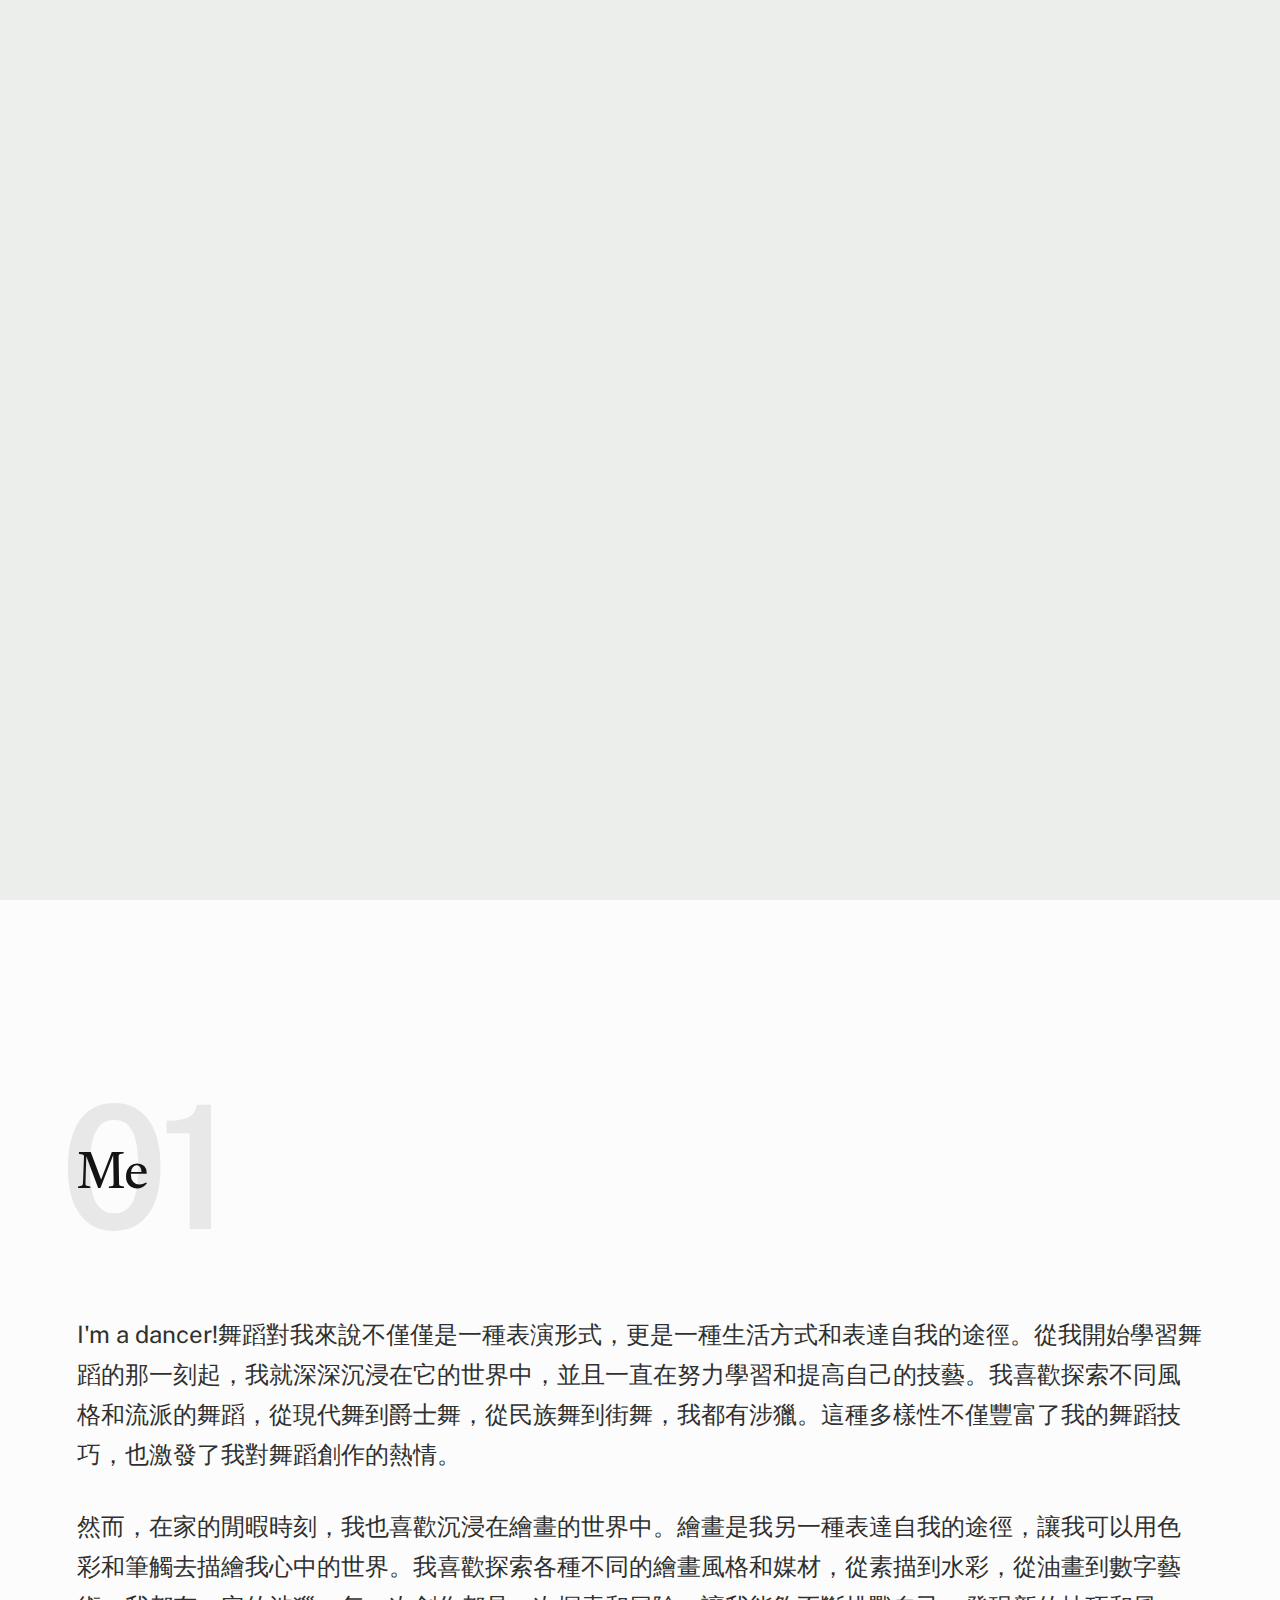
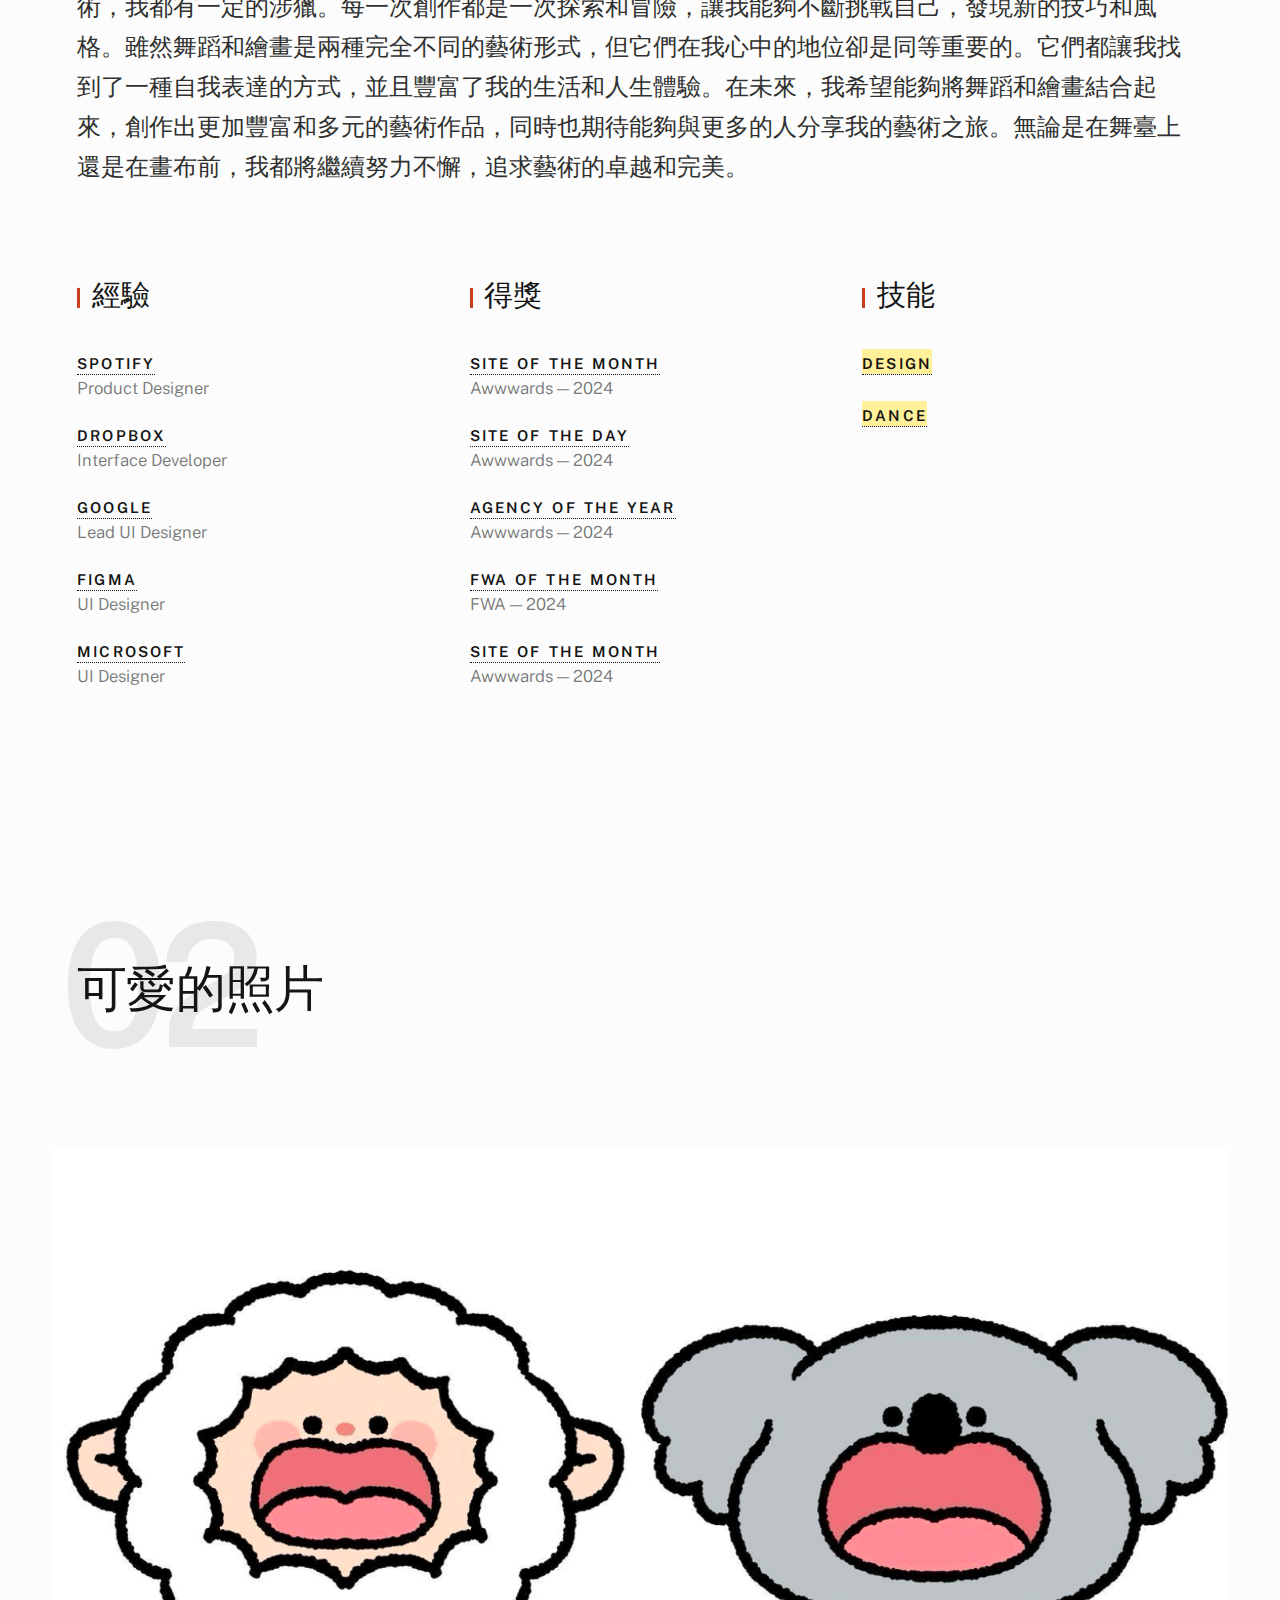
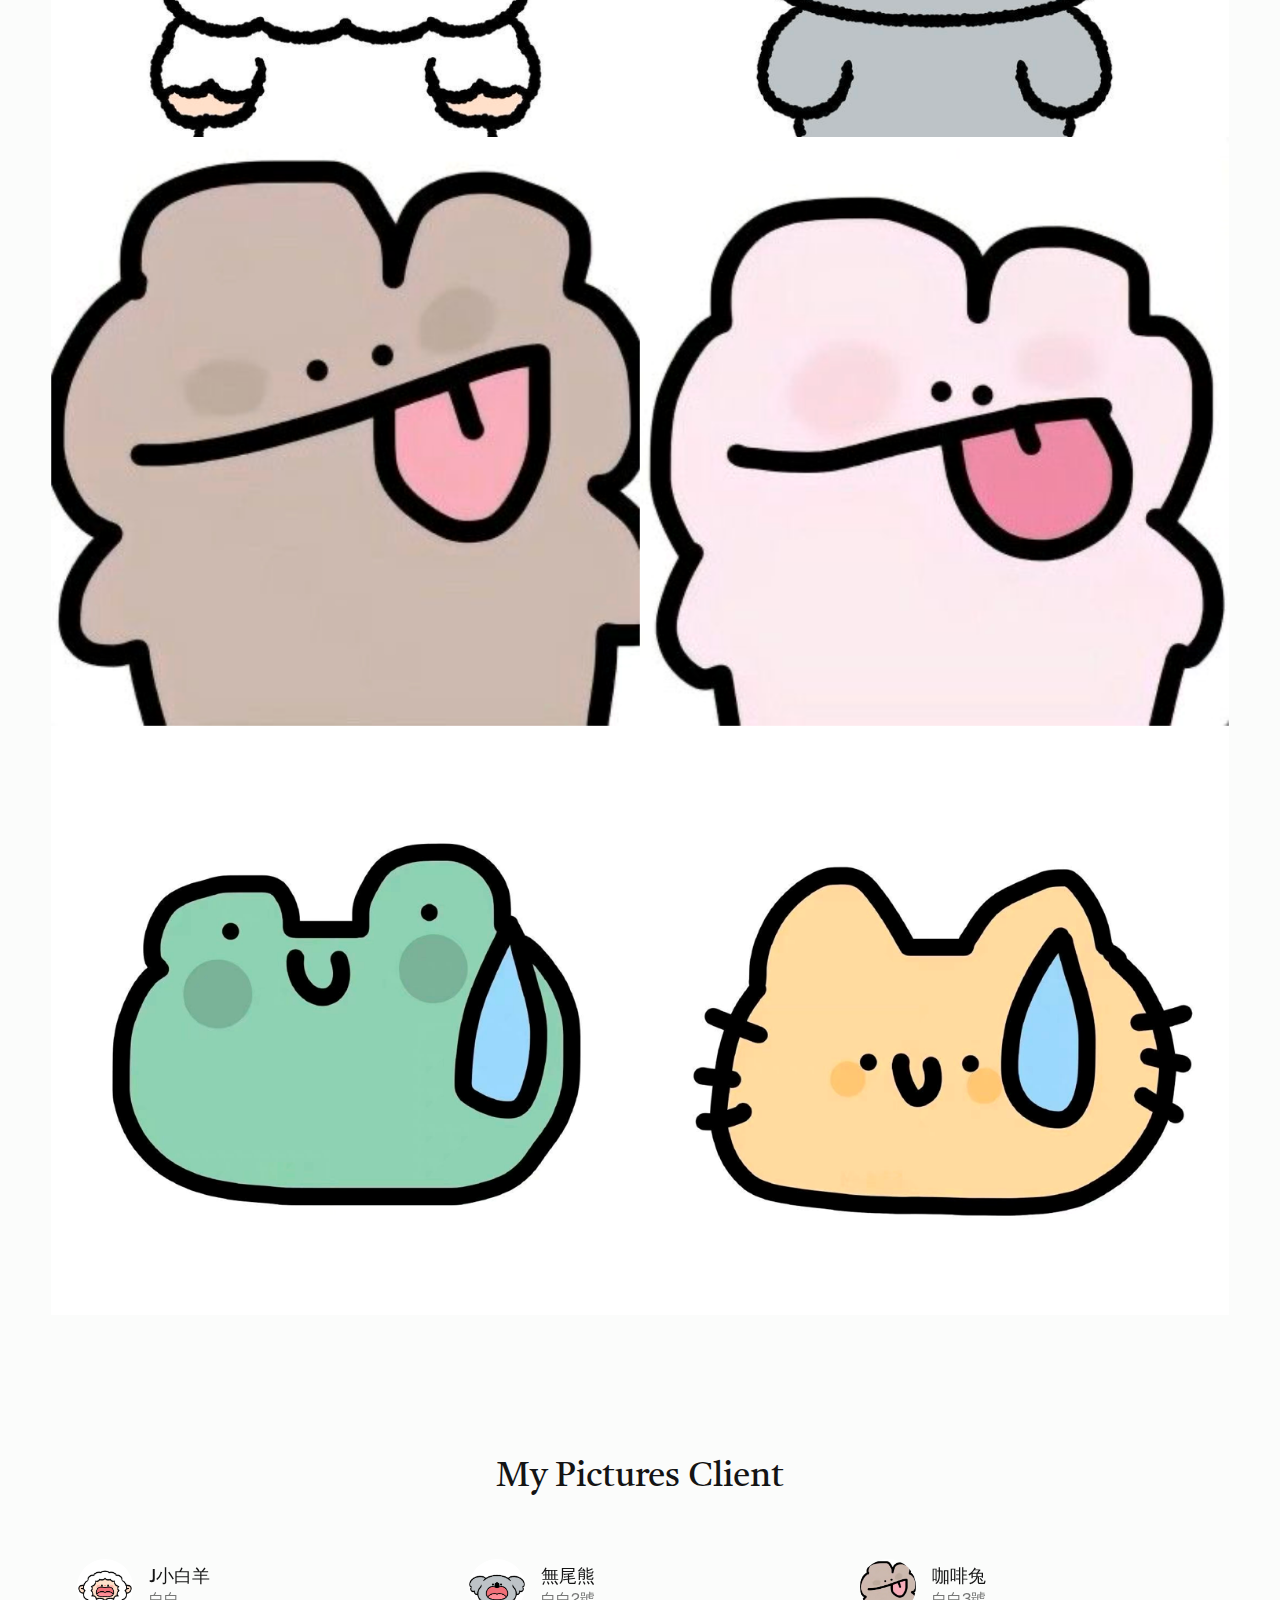
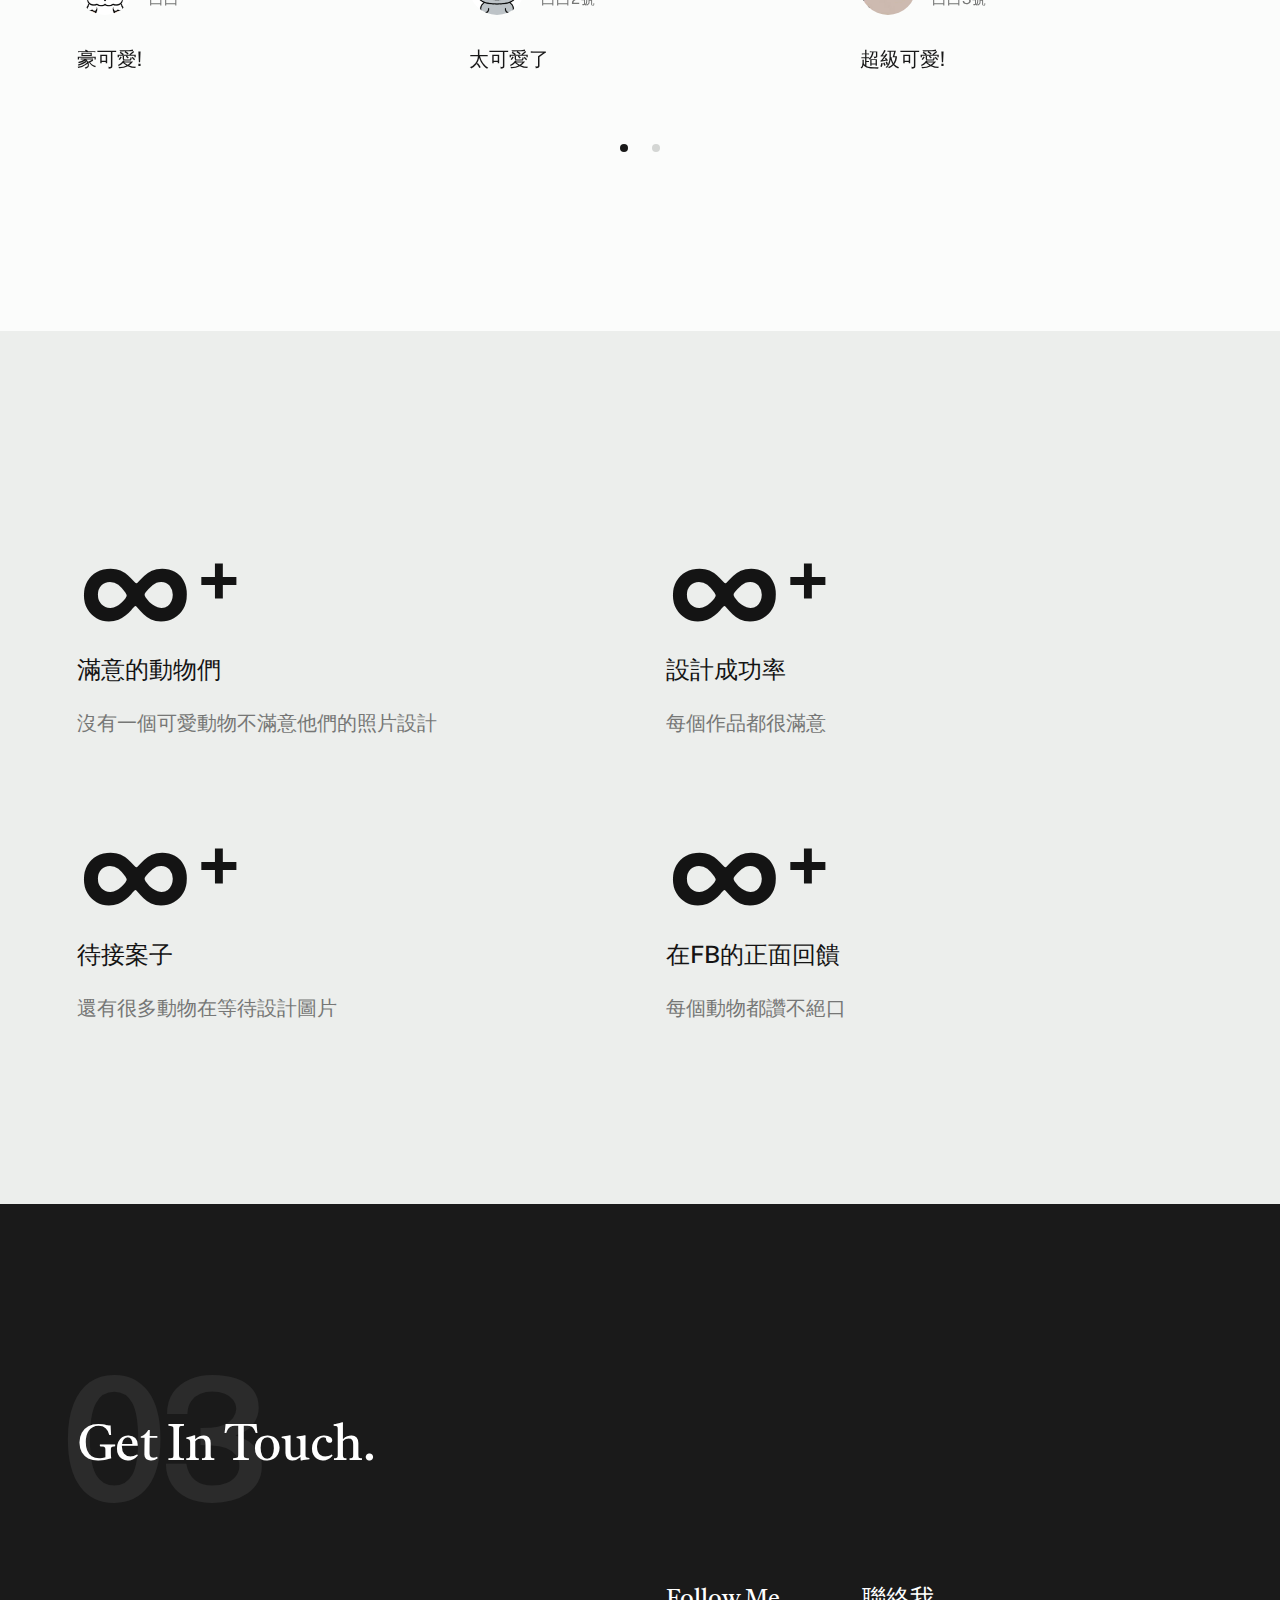
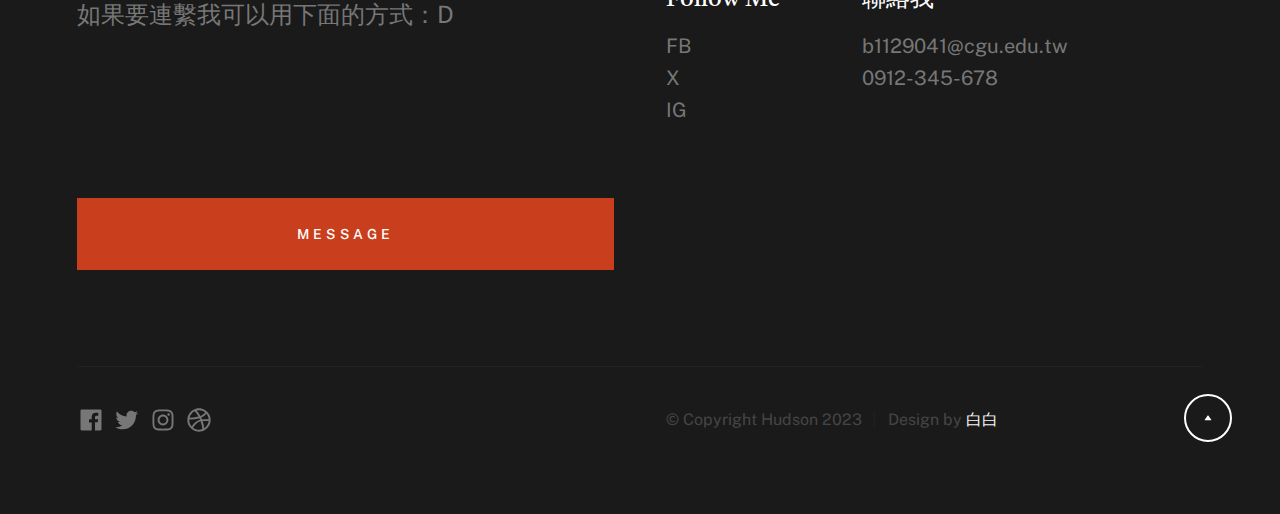
<file: index.html>
<!-- https://nicole930405.guthub.io -->
<!DOCTYPE html>
<html lang="en" class="no-js" >
<head>

    <!--- basic page needs
    ================================================== -->
    <meta charset="utf-8">
    <meta name="viewport" content="width=device-width, initial-scale=1">
    <title>B1129041朱蕾安</title>

    <script>
        document.documentElement.classList.remove('no-js');
        document.documentElement.classList.add('js');
    </script>

    <!-- CSS
    ================================================== -->
    <link rel="stylesheet" href="css/vendor.css">
    <link rel="stylesheet" href="css/styles.css">

    <!-- favicons
    ================================================== -->
    <link rel="apple-touch-icon" sizes="180x180" href="apple-touch-icon.png">
    <link rel="icon" type="image/png" sizes="32x32" href="favicon-32x32.png">
    <link rel="icon" type="image/png" sizes="16x16" href="favicon-16x16.png">
    <link rel="manifest" href="site.webmanifest">

</head>


<body id="top">

    
    <!-- preloader
    ================================================== -->
    <div id="preloader">
        <div id="loader" class="dots-fade">
            <div></div>
            <div></div>
            <div></div>
        </div>
    </div>


    <!-- page wrap
    ================================================== -->
    <div id="page" class="s-pagewrap">


        <!-- # site header 
        ================================================== -->
        <header class="s-header">
            <div class="row s-header__inner">

                <div class="s-header__block">
                    

                    <a class="s-header__menu-toggle" href="#0"><span>選單</span></a>
                </div> <!-- end s-header__block -->

                <nav class="s-header__nav">    
                    <ul class="s-header__menu-links">
                        <li class="current"><a class="smoothscroll" href="#intro">介紹</a></li>
                        <li><a class="smoothscroll" href="#about">關於</a></li>
                        <li><a class="smoothscroll" href="#works">作品</a></li>
                        <li><a class="smoothscroll" href="#footer">連結</a></li>
                    </ul> <!-- s-header__menu-links -->    
                </nav> <!-- end s-header__nav -->

            </div> <!-- end s-header__inner -->
        </header> <!-- end s-header -->


        <!-- # intro
        ================================================== -->
        <section id="intro" class="s-intro target-section">

            <div class="row s-intro__content width-sixteen-col">
                <div class="column lg-12 s-intro__content-inner grid-block grid-16">
                    
                    <div class="s-intro__content-text">
                        <h1 class="s-intro__content-title">
                        I'm Leian <br>
                        , is a dancer and pianter<br>
                        </h1>                            

                        <div class="s-intro__content-btns">
                            <a class="smoothscroll btn" href="#about">更多關於我的!</a>
                            <a class="smoothscroll btn btn--stroke" href="#footer">聯繫</a>
                        </div> <!-- s-intro__content-btns -->   

                    </div> <!-- s-intro__content-text -->                     
                    
                </div> <!-- s-intro__content-inner -->  
            </div> <!-- s-intro__content -->

            <ul class="s-intro__social social-list">
                <li>
                    <a href="#0">
                        <svg xmlns="http://www.w3.org/2000/svg" width="24" height="24" viewBox="0 0 24 24" style="fill:rgba(0, 0, 0, 1);transform:;-ms-filter:"><path d="M20,3H4C3.447,3,3,3.448,3,4v16c0,0.552,0.447,1,1,1h8.615v-6.96h-2.338v-2.725h2.338v-2c0-2.325,1.42-3.592,3.5-3.592 c0.699-0.002,1.399,0.034,2.095,0.107v2.42h-1.435c-1.128,0-1.348,0.538-1.348,1.325v1.735h2.697l-0.35,2.725h-2.348V21H20 c0.553,0,1-0.448,1-1V4C21,3.448,20.553,3,20,3z"></path></svg>
                        <span class="u-screen-reader-text">FB</span>
                    </a>
                </li>
                <li>
                    <a href="#0">
                        <svg xmlns="http://www.w3.org/2000/svg" width="24" height="24" viewBox="0 0 24 24" style="fill:rgba(0, 0, 0, 1);transform:;-ms-filter:"><path d="M19.633,7.997c0.013,0.175,0.013,0.349,0.013,0.523c0,5.325-4.053,11.461-11.46,11.461c-2.282,0-4.402-0.661-6.186-1.809 c0.324,0.037,0.636,0.05,0.973,0.05c1.883,0,3.616-0.636,5.001-1.721c-1.771-0.037-3.255-1.197-3.767-2.793 c0.249,0.037,0.499,0.062,0.761,0.062c0.361,0,0.724-0.05,1.061-0.137c-1.847-0.374-3.23-1.995-3.23-3.953v-0.05 c0.537,0.299,1.16,0.486,1.82,0.511C3.534,9.419,2.823,8.184,2.823,6.787c0-0.748,0.199-1.434,0.548-2.032 c1.983,2.443,4.964,4.04,8.306,4.215c-0.062-0.3-0.1-0.611-0.1-0.923c0-2.22,1.796-4.028,4.028-4.028 c1.16,0,2.207,0.486,2.943,1.272c0.91-0.175,1.782-0.512,2.556-0.973c-0.299,0.935-0.936,1.721-1.771,2.22 c0.811-0.088,1.597-0.312,2.319-0.624C21.104,6.712,20.419,7.423,19.633,7.997z"></path></svg>
                        <span class="u-screen-reader-text">X</span>
                    </a>
                </li>
                <li>
                    <a href="#0">
                        <svg xmlns="http://www.w3.org/2000/svg" width="24" height="24" viewBox="0 0 24 24" style="fill:rgba(0, 0, 0, 1);transform:;-ms-filter:"><path d="M11.999,7.377c-2.554,0-4.623,2.07-4.623,4.623c0,2.554,2.069,4.624,4.623,4.624c2.552,0,4.623-2.07,4.623-4.624 C16.622,9.447,14.551,7.377,11.999,7.377L11.999,7.377z M11.999,15.004c-1.659,0-3.004-1.345-3.004-3.003 c0-1.659,1.345-3.003,3.004-3.003s3.002,1.344,3.002,3.003C15.001,13.659,13.658,15.004,11.999,15.004L11.999,15.004z"></path><circle cx="16.806" cy="7.207" r="1.078"></circle><path d="M20.533,6.111c-0.469-1.209-1.424-2.165-2.633-2.632c-0.699-0.263-1.438-0.404-2.186-0.42 c-0.963-0.042-1.268-0.054-3.71-0.054s-2.755,0-3.71,0.054C7.548,3.074,6.809,3.215,6.11,3.479C4.9,3.946,3.945,4.902,3.477,6.111 c-0.263,0.7-0.404,1.438-0.419,2.186c-0.043,0.962-0.056,1.267-0.056,3.71c0,2.442,0,2.753,0.056,3.71 c0.015,0.748,0.156,1.486,0.419,2.187c0.469,1.208,1.424,2.164,2.634,2.632c0.696,0.272,1.435,0.426,2.185,0.45 c0.963,0.042,1.268,0.055,3.71,0.055s2.755,0,3.71-0.055c0.747-0.015,1.486-0.157,2.186-0.419c1.209-0.469,2.164-1.424,2.633-2.633 c0.263-0.7,0.404-1.438,0.419-2.186c0.043-0.962,0.056-1.267,0.056-3.71s0-2.753-0.056-3.71C20.941,7.57,20.801,6.819,20.533,6.111z M19.315,15.643c-0.007,0.576-0.111,1.147-0.311,1.688c-0.305,0.787-0.926,1.409-1.712,1.711c-0.535,0.199-1.099,0.303-1.67,0.311 c-0.95,0.044-1.218,0.055-3.654,0.055c-2.438,0-2.687,0-3.655-0.055c-0.569-0.007-1.135-0.112-1.669-0.311 c-0.789-0.301-1.414-0.923-1.719-1.711c-0.196-0.534-0.302-1.099-0.311-1.669c-0.043-0.95-0.053-1.218-0.053-3.654 c0-2.437,0-2.686,0.053-3.655c0.007-0.576,0.111-1.146,0.311-1.687c0.305-0.789,0.93-1.41,1.719-1.712 c0.534-0.198,1.1-0.303,1.669-0.311c0.951-0.043,1.218-0.055,3.655-0.055c2.437,0,2.687,0,3.654,0.055 c0.571,0.007,1.135,0.112,1.67,0.311c0.786,0.303,1.407,0.925,1.712,1.712c0.196,0.534,0.302,1.099,0.311,1.669 c0.043,0.951,0.054,1.218,0.054,3.655c0,2.436,0,2.698-0.043,3.654H19.315z"></path></svg>
                        <span class="u-screen-reader-text">IG</span>
                    </a>
                </li>
                <li>
                    <a href="#0">
                        <svg xmlns="http://www.w3.org/2000/svg" width="24" height="24" viewBox="0 0 24 24" style="fill: rgba(0, 0, 0, 1);transform: ;msFilter:;"><path d="M11.99 2C6.472 2 2 6.473 2 11.99c0 4.232 2.633 7.85 6.35 9.306-.088-.79-.166-2.006.034-2.868.182-.78 1.172-4.966 1.172-4.966s-.299-.599-.299-1.484c0-1.388.805-2.425 1.808-2.425.853 0 1.264.64 1.264 1.407 0 .858-.546 2.139-.827 3.327-.235.994.499 1.805 1.479 1.805 1.775 0 3.141-1.872 3.141-4.575 0-2.392-1.719-4.064-4.173-4.064-2.843 0-4.512 2.132-4.512 4.335 0 .858.331 1.779.744 2.28a.3.3 0 0 1 .069.286c-.076.315-.245.994-.277 1.133-.044.183-.145.222-.335.134-1.247-.581-2.027-2.405-2.027-3.871 0-3.151 2.289-6.045 6.601-6.045 3.466 0 6.159 2.469 6.159 5.77 0 3.444-2.171 6.213-5.184 6.213-1.013 0-1.964-.525-2.29-1.146l-.623 2.374c-.225.868-.834 1.956-1.241 2.62a10 10 0 0 0 2.958.445c5.517 0 9.99-4.473 9.99-9.99S17.507 2 11.99 2"></path></svg>
                        <span class="u-screen-reader-text">Pinterest</span>
                    </a>
                </li>
            </ul> <!-- end s-intro__social -->

            <div class="s-intro__content-media">                               
                <img src="images/6A1EFC96-79B0-4706-9A3F-0E8111338235.jpg" srcset="images/6A1EFC96-79B0-4706-9A3F-0E8111338235.jpg 1x, images/6A1EFC96-79B0-4706-9A3F-0E8111338235.jpg 2x" alt="">
            </div> <!-- s-intro__content-media -->                

            <div class="s-intro__btn-download">
                <a class="btn btn--stroke" href="#0">我的簡歷</a>
            </div> <!-- end s-intro__btn-download -->
            
            <div class="s-intro__scroll-down">
                <a href="#about" class="smoothscroll">
                    <div class="scroll-icon">
                        <svg xmlns="http://www.w3.org/2000/svg" width="24" height="24" viewBox="0 0 24 24" style="fill: rgba(0, 0, 0, 1);transform: ;msFilter:;"><path d="M11.178 19.569a.998.998 0 0 0 1.644 0l9-13A.999.999 0 0 0 21 5H3a1.002 1.002 0 0 0-.822 1.569l9 13z"></path></svg>
                    </div>
                    <span class="scroll-text u-screen-reader-text">Scroll Down</span>
                </a>
            </div> <!-- s-intro__scroll-down -->

        </section> <!-- end s-intro -->


        <!-- # about
        ================================================== -->
        <section id="about" class="s-about target-section">

            <div class="row s-about__content">
                <div class="column xl-12">    
                    
                    <div class="section-header" data-num="01">
                        <h2 class="text-display-title">Me</h2>
                    </div> <!-- end section-header -->

                    <p class="attention-getter">
                       I'm a dancer!舞蹈對我來說不僅僅是一種表演形式，更是一種生活方式和表達自我的途徑。從我開始學習舞蹈的那一刻起，我就深深沉浸在它的世界中，並且一直在努力學習和提高自己的技藝。我喜歡探索不同風格和流派的舞蹈，從現代舞到爵士舞，從民族舞到街舞，我都有涉獵。這種多樣性不僅豐富了我的舞蹈技巧，也激發了我對舞蹈創作的熱情。
                    </p>

                    <p class="attention-getter">
                        然而，在家的閒暇時刻，我也喜歡沉浸在繪畫的世界中。繪畫是我另一種表達自我的途徑，讓我可以用色彩和筆觸去描繪我心中的世界。我喜歡探索各種不同的繪畫風格和媒材，從素描到水彩，從油畫到數字藝術，我都有一定的涉獵。每一次創作都是一次探索和冒險，讓我能夠不斷挑戰自己，發現新的技巧和風格。雖然舞蹈和繪畫是兩種完全不同的藝術形式，但它們在我心中的地位卻是同等重要的。它們都讓我找到了一種自我表達的方式，並且豐富了我的生活和人生體驗。在未來，我希望能夠將舞蹈和繪畫結合起來，創作出更加豐富和多元的藝術作品，同時也期待能夠與更多的人分享我的藝術之旅。無論是在舞臺上還是在畫布前，我都將繼續努力不懈，追求藝術的卓越和完美。    
                    </p>

                    <div class="grid-list-items s-about__blocks">

                        <div class="grid-list-items__item s-about__block">
                            <h4 class="s-about__block-title">經驗</h4>
                            <ul class="s-about__list">
                                <li>
                                    <abbr title="this really isn't a very good description">Spotify</abbr>
                                    <span>Product Designer</span>
                                </li>
                                <li>
                                    <abbr title="this really isn't a very good description">Dropbox</abbr>
                                    <span>Interface Developer</span>
                                </li>
                                <li>
                                    <abbr title="this really isn't a very good description">Google</abbr>
                                    <span>Lead UI Designer</span>
                                </li>
                                <li>
                                    <abbr title="this really isn't a very good description">Figma</abbr>
                                    <span>UI Designer</span>
                                </li>
                                <li>
                                    <abbr title="this really isn't a very good description">Microsoft</abbr>
                                    <span>UI Designer</span>
                                </li>
                            </ul>
                        </div> <!--end s-about__block -->

                        <div class="grid-list-items__item s-about__block">
                            <h4 class="s-about__block-title">得獎</h4>

                            <ul class="s-about__list">
                                <li>
                                    <a href="#0">
                                        <abbr title="this really isn't a very good description">Site Of The Month</abbr>
                                        <span>Awwwards — 2024</span>
                                    </a>                                        
                                </li>
                                <li>
                                    <a href="#0">
                                        <abbr title="this really isn't a very good description">Site Of The Day</abbr>
                                        <span>Awwwards — 2024</span>
                                    </a>
                                </li>
                                <li>
                                    <a href="#0">
                                        <abbr title="this really isn't a very good description">Agency of The Year</abbr>
                                        <span>Awwwards — 2024</span>
                                    </a>
                                </li>
                                <li>
                                    <a href="#0">
                                        <abbr title="this really isn't a very good description">FWA of The Month</abbr>
                                        <span>FWA — 2024</span>
                                    </a>
                                </li><li>
                                    <a href="#0">
                                        <abbr title="this really isn't a very good description">Site Of The Month</abbr>
                                        <span>Awwwards — 2024</span>
                                    </a>                                        
                                </li>
                            </ul>
                        </div> <!--end s-about__block -->
                        
                        <div class="grid-list-items__item s-about__block">
                            <h4 class="s-about__block-title">技能</h4>

                            <ul class="s-about__list">
                                <li>
                                    <mark><abbr title="this really isn't a very good description">design</abbr></mark>
                                </li>
                                <li>
                                    <mark><abbr title="this really isn't a very good description">dance</abbr></mark>
                                </li>
                            </ul>
                        </div> <!--end s-about__block -->

                    </div> <!-- grid-list-items -->

                </div> <!--end column -->
            </div> <!--end s-about__content -->
            
        </section> <!-- end s-about -->   



        <!-- # works
        ================================================== -->
        <section id="works" class="s-works target-section">

            <div class="row">
                <div class="column xl-12">
                    <div class="section-header" data-num="02">
                        <h2 class="text-display-title">可愛的照片</h2>
                    </div> <!-- end section-header -->
                </div>
            </div>

            <div class="row folio-entries">

                <div class="column entry">
                    <a href="images/folio/0DDA9CF8-1FA8-44B4-84C8-73B12781B79B@2.png" class="entry__link glightbox" data-glightbox="title: White Knit Cap; description: .entry__desc-01">
                        <div class="entry__thumb">
                            <img src="images/folio/0DDA9CF8-1FA8-44B4-84C8-73B12781B79B.png" srcset="images/folio/0DDA9CF8-1FA8-44B4-84C8-73B12781B79B.png 1x, images/folio/0DDA9CF8-1FA8-44B4-84C8-73B12781B79B@2.png 2x" alt="">
                        </div>
                        <div class="entry__info">
                            <h4 class="entry__title">白色小羊</h4>
                            <div class="entry__cat">白白</div>
                        </div>
                    </a>

                    <div class="glightbox-desc entry__desc-01">
                        <p>
                        就是一隻可愛的小羊
                        </p>
                    </div>
                </div> <!-- entry -->

                <div class="column entry">
                    <a href="images/folio/563E1A75-E1B2-4C19-9525-93B33CEF9EE8@2.png" class="entry__link glightbox" data-glightbox="title: WoodCraft; description: .entry__desc-02">
                        <div class="entry__thumb">
                            <img src="images/folio/563E1A75-E1B2-4C19-9525-93B33CEF9EE8.png" srcset="images/folio/563E1A75-E1B2-4C19-9525-93B33CEF9EE8.png 1x, images/folio/563E1A75-E1B2-4C19-9525-93B33CEF9EE8@2.png 2x" alt="">
                        </div>
                        <div class="entry__info">
                            <h4 class="entry__title">可愛的無尾熊</h4>
                            <div class="entry__cat">白白</div>
                        </div>
                    </a>

                    <div class="glightbox-desc entry__desc-02">
                        <p>
                        就是一隻可愛的無尾熊
                        </p>
                    </div>
                </div> <!-- entry -->

                <div class="column entry">
                    <a href="images/folio/7F085BA5-9394-4D41-BE03-CFF055C7DA05@2.png" class="entry__link glightbox" data-glightbox="title: Caffeine & Tulips; description: .entry__desc-03">
                        <div class="entry__thumb">
                            <img src="images/folio/7F085BA5-9394-4D41-BE03-CFF055C7DA05.png" srcset="images/folio/7F085BA5-9394-4D41-BE03-CFF055C7DA05.png 1x, images/folio/7F085BA5-9394-4D41-BE03-CFF055C7DA05@2.png 2x" alt="">
                        </div>
                        <div class="entry__info">
                            <h4 class="entry__title">吐舌頭的咖啡色色兔子</h4>
                            <div class="entry__cat">白白</div>
                        </div>
                    </a>

                    <div class="glightbox-desc entry__desc-03">
                        <p>
                        就是一之吐舌頭的咖啡色色兔子
                        </p>
                    </div>
                </div> <!-- entry -->

                <div class="column entry">
                    <a href="images/folio/84BAED16-6ADC-4372-846B-0DFDF7CD1492@2.png" class="entry__link glightbox" data-glightbox="title: Grayscale; description: .entry__desc-04">
                        <div class="entry__thumb">
                            <img src="images/folio/84BAED16-6ADC-4372-846B-0DFDF7CD1492.png" srcset="images/folio/84BAED16-6ADC-4372-846B-0DFDF7CD1492.png 1x, images/folio/84BAED16-6ADC-4372-846B-0DFDF7CD1492@2.png 2x" alt="">
                        </div>
                        <div class="entry__info">
                            <h4 class="entry__title">吐舌頭的粉色兔子</h4>
                            <div class="entry__cat">白白</div>
                        </div>
                    </a>

                    <div class="glightbox-desc entry__desc-04">
                        <p>
                        就是一之吐舌頭的粉色兔子
                        </p>
                    </div>
                </div> <!-- entry -->

                <div class="column entry">
                    <a href="images/folio/9D4DFF2C-35B1-43E2-82A3-AAE3B55D3651.png" class="entry__link glightbox" data-glightbox="title: The Lamp; description: .entry__desc-05">
                        <div class="entry__thumb">
                            <img src="images/folio/9D4DFF2C-35B1-43E2-82A3-AAE3B55D3651.png" srcset="images/folio/9D4DFF2C-35B1-43E2-82A3-AAE3B55D3651.png 1x, images/folio/9D4DFF2C-35B1-43E2-82A3-AAE3B55D3651@2.png 2x" alt="">
                        </div>
                        <div class="entry__info">
                            <h4 class="entry__title">尷尬青蛙</h4>
                            <div class="entry__cat">白白</div>
                        </div>
                    </a>

                    <div class="glightbox-desc entry__desc-05">
                        <p>
                        就是一之尷尬青蛙
                        </p>
                    </div>
                </div> <!-- entry -->

                <div class="column entry">
                    <a href="images/folio/7707A01B-F27C-49CA-BD43-3C62CE9E7ACB@2.png" class="entry__link glightbox" data-glightbox="title: Tropical; description: .entry__desc-06">
                        <div class="entry__thumb">
                            <img src="images/folio/7707A01B-F27C-49CA-BD43-3C62CE9E7ACB.png" srcset="images/folio/7707A01B-F27C-49CA-BD43-3C62CE9E7ACB.png 1x, images/folio/7707A01B-F27C-49CA-BD43-3C62CE9E7ACB@2.png 2x" alt="">
                        </div>
                        <div class="entry__info">
                            <h4 class="entry__title">尷尬小貓</h4>
                            <div class="entry__cat">白白</div>
                        </div>
                    </a>

                    <div class="glightbox-desc entry__desc-06">
                        <p>
                        就是一隻尷尬小貓
                        </p>
                    </div>
                </div> <!-- entry --> 

            </div> <!-- folio entries -->


            <div class="row s-testimonials">
                <div class="column xl-12">

                    <h3 class="s-testimonials__header">My Pictures Client</h3>
    
                    <div class="swiper-container s-testimonials__slider">
    
                        <div class="swiper-wrapper">

                            <div class="s-testimonials__slide swiper-slide">
                                <div class="s-testimonials__author">
                                    <img src="images/folio/0DDA9CF8-1FA8-44B4-84C8-73B12781B79B.png" alt="Author image" class="s-testimonials__avatar">
                                    <cite class="s-testimonials__cite">
                                        <strong>J小白羊</strong>
                                        <span>白白</span>
                                    </cite>
                                </div>
                                <p>
                                豪可愛!
                                </p>
                            </div> <!-- end s-testimonials__slide -->
            
                            <div class="s-testimonials__slide swiper-slide">
                                <div class="s-testimonials__author">
                                    <img src="images/folio/563E1A75-E1B2-4C19-9525-93B33CEF9EE8.png" alt="Author image" class="s-testimonials__avatar">
                                    <cite class="s-testimonials__cite">
                                        <strong>無尾熊</strong>
                                        <span>白白2號</span>
                                    </cite>
                                </div>
                                <p>
                                太可愛了
                                </p>
                            </div> <!-- end s-testimonials__slide -->
            
                            <div class="s-testimonials__slide swiper-slide">
                                <div class="s-testimonials__author">
                                    <img src="images/folio/7F085BA5-9394-4D41-BE03-CFF055C7DA05.png" alt="Author image" class="s-testimonials__avatar">
                                    <cite class="s-testimonials__cite">
                                        <strong>咖啡兔</strong>
                                        <span>白白3號</span>
                                    </cite>
                                </div>
                                <p>
                                超級可愛!
                                </p>
                            </div> <!-- end s-testimonials__slide -->
    
                            <div class="s-testimonials__slide swiper-slide">
                                <div class="s-testimonials__author">
                                    <img src="images/folio/84BAED16-6ADC-4372-846B-0DFDF7CD1492.png" alt="Author image" class="s-testimonials__avatar">
                                    <cite class="s-testimonials__cite">
                                        <strong>粉紅兔</strong>
                                        <span>白白4號</span>
                                    </cite>
                                </div>
                                <p>
                                我喜歡
                                </p>
                            </div> <!-- end s-testimonials__slide -->
        
                        </div> <!-- end swiper-wrapper -->
    
                        <div class="swiper-pagination"></div>
    
                    </div> <!-- end swiper-container -->
    
                </div> <!-- end column -->
            </div> <!-- end s-testimonials -->

        </section> <!-- end s-works --> 


        <!-- # numbers
        ================================================== -->
        <section id="numbers" class="s-numbers">

            <div class="row counter-items">

                <div class="column counter-items__item">
                    <div class="num">
                        ∞
                        <span>+</span>
                    </div>
                    <h5>滿意的動物們</h5>
                    <p>
                    沒有一個可愛動物不滿意他們的照片設計
                    </p>
                </div> <!-- end counter-items__item -->

                <div class="column counter-items__item">
                    <div class="num">
                        ∞
                        <span>+</span>
                    </div>
                    <h5>設計成功率</h5>
                    <p>
                    每個作品都很滿意
                    </p>
                </div> <!-- end counter-items__item -->

                <div class="column counter-items__item">
                    <div class="num">
                        ∞
                        <span>+</span>
                    </div>
                    <h5>待接案子</h5>
                    <p>
                    還有很多動物在等待設計圖片
                    </p>
                </div> <!-- end counter-items__item -->

                <div class="column counter-items__item">
                    <div class="num">
                        ∞
                        <span>+</span>
                    </div>
                    <h5>在FB的正面回饋</h5>
                    <p>
                    每個動物都讚不絕口
                    </p>
                </div> <!-- end counter-items__item -->

            </div>  <!-- end counter-items -->

        </section> <!-- end s-numbers -->


        <!-- # footer 
        ================================================== -->
        <footer id="footer" class="s-footer target-section">

            <div class="row">
                <div class="column lg-12">
                    <div class="section-header light-on-dark" data-num="03">
                        <h2 class="text-display-title">Get In Touch.</h2>
                    </div> <!-- end section-header -->
                </div>
            </div>

            <div class="row s-footer__content">

                <div class="column xl-6 md-12 s-footer__block s-footer__about">                    
                    <p class="attention-getter">
                    如果要連繫我可以用下面的方式：D
                    </p>               
                </div> <!-- end section-footer__about -->

                <div class="column xl-6 md-12 s-footer__block s-footer__site-links">
                    <div class="row">
                        <div class="column xl-4 lg-5 md-6 tab-12">
                            <h5>Follow Me</h5>
                            <ul class="link-list">
                                <li><a href="#0">FB</a></li>
                                <li><a href="#0">X</a></li>
                                <li><a href="#0">IG</a></li>
                            </ul>
                        </div>
                        <div class="column xl-6 md-6 tab-12">
                            <h5>聯絡我</h5>
                            <ul class="link-list">
                                <li><a href="mailto:#0">b1129041@cgu.edu.tw</a></li>
                                <li><a href="tel:+1975432345">0912-345-678</a></li>
                            </ul> 
                        </div>
                    </div>                    
                </div> <!-- end section-footer__site-links -->

            </div> <!-- end section-footer__content -->


            <div class="row s-footer__buttons">
               
                <div class="column xl-6 tab-12">
                    <a href="mailto:#0" class="btn btn--primary btn--large u-fullwidth">Message</a>
                </div>
            </div> <!-- end section-footer__buttons -->              
            
            <div class="row s-footer__bottom">
                
                <div class="column xl-6 lg-12">
                    <ul class="s-footer__social social-list">
                        <li>
                            <a href="#0">
                                <svg xmlns="http://www.w3.org/2000/svg" width="24" height="24" viewBox="0 0 24 24" style="fill:rgba(0, 0, 0, 1);transform:;-ms-filter:"><path d="M20,3H4C3.447,3,3,3.448,3,4v16c0,0.552,0.447,1,1,1h8.615v-6.96h-2.338v-2.725h2.338v-2c0-2.325,1.42-3.592,3.5-3.592 c0.699-0.002,1.399,0.034,2.095,0.107v2.42h-1.435c-1.128,0-1.348,0.538-1.348,1.325v1.735h2.697l-0.35,2.725h-2.348V21H20 c0.553,0,1-0.448,1-1V4C21,3.448,20.553,3,20,3z"></path></svg>
                                <span class="u-screen-reader-text">Facebook</span>
                            </a>
                        </li>
                        <li>
                            <a href="#0">
                                <svg xmlns="http://www.w3.org/2000/svg" width="24" height="24" viewBox="0 0 24 24" style="fill:rgba(0, 0, 0, 1);transform:;-ms-filter:"><path d="M19.633,7.997c0.013,0.175,0.013,0.349,0.013,0.523c0,5.325-4.053,11.461-11.46,11.461c-2.282,0-4.402-0.661-6.186-1.809 c0.324,0.037,0.636,0.05,0.973,0.05c1.883,0,3.616-0.636,5.001-1.721c-1.771-0.037-3.255-1.197-3.767-2.793 c0.249,0.037,0.499,0.062,0.761,0.062c0.361,0,0.724-0.05,1.061-0.137c-1.847-0.374-3.23-1.995-3.23-3.953v-0.05 c0.537,0.299,1.16,0.486,1.82,0.511C3.534,9.419,2.823,8.184,2.823,6.787c0-0.748,0.199-1.434,0.548-2.032 c1.983,2.443,4.964,4.04,8.306,4.215c-0.062-0.3-0.1-0.611-0.1-0.923c0-2.22,1.796-4.028,4.028-4.028 c1.16,0,2.207,0.486,2.943,1.272c0.91-0.175,1.782-0.512,2.556-0.973c-0.299,0.935-0.936,1.721-1.771,2.22 c0.811-0.088,1.597-0.312,2.319-0.624C21.104,6.712,20.419,7.423,19.633,7.997z"></path></svg>
                                <span class="u-screen-reader-text">Twitter</span>
                            </a>
                        </li>
                        <li>
                            <a href="#0">
                                <svg xmlns="http://www.w3.org/2000/svg" width="24" height="24" viewBox="0 0 24 24" style="fill:rgba(0, 0, 0, 1);transform:;-ms-filter:"><path d="M11.999,7.377c-2.554,0-4.623,2.07-4.623,4.623c0,2.554,2.069,4.624,4.623,4.624c2.552,0,4.623-2.07,4.623-4.624 C16.622,9.447,14.551,7.377,11.999,7.377L11.999,7.377z M11.999,15.004c-1.659,0-3.004-1.345-3.004-3.003 c0-1.659,1.345-3.003,3.004-3.003s3.002,1.344,3.002,3.003C15.001,13.659,13.658,15.004,11.999,15.004L11.999,15.004z"></path><circle cx="16.806" cy="7.207" r="1.078"></circle><path d="M20.533,6.111c-0.469-1.209-1.424-2.165-2.633-2.632c-0.699-0.263-1.438-0.404-2.186-0.42 c-0.963-0.042-1.268-0.054-3.71-0.054s-2.755,0-3.71,0.054C7.548,3.074,6.809,3.215,6.11,3.479C4.9,3.946,3.945,4.902,3.477,6.111 c-0.263,0.7-0.404,1.438-0.419,2.186c-0.043,0.962-0.056,1.267-0.056,3.71c0,2.442,0,2.753,0.056,3.71 c0.015,0.748,0.156,1.486,0.419,2.187c0.469,1.208,1.424,2.164,2.634,2.632c0.696,0.272,1.435,0.426,2.185,0.45 c0.963,0.042,1.268,0.055,3.71,0.055s2.755,0,3.71-0.055c0.747-0.015,1.486-0.157,2.186-0.419c1.209-0.469,2.164-1.424,2.633-2.633 c0.263-0.7,0.404-1.438,0.419-2.186c0.043-0.962,0.056-1.267,0.056-3.71s0-2.753-0.056-3.71C20.941,7.57,20.801,6.819,20.533,6.111z M19.315,15.643c-0.007,0.576-0.111,1.147-0.311,1.688c-0.305,0.787-0.926,1.409-1.712,1.711c-0.535,0.199-1.099,0.303-1.67,0.311 c-0.95,0.044-1.218,0.055-3.654,0.055c-2.438,0-2.687,0-3.655-0.055c-0.569-0.007-1.135-0.112-1.669-0.311 c-0.789-0.301-1.414-0.923-1.719-1.711c-0.196-0.534-0.302-1.099-0.311-1.669c-0.043-0.95-0.053-1.218-0.053-3.654 c0-2.437,0-2.686,0.053-3.655c0.007-0.576,0.111-1.146,0.311-1.687c0.305-0.789,0.93-1.41,1.719-1.712 c0.534-0.198,1.1-0.303,1.669-0.311c0.951-0.043,1.218-0.055,3.655-0.055c2.437,0,2.687,0,3.654,0.055 c0.571,0.007,1.135,0.112,1.67,0.311c0.786,0.303,1.407,0.925,1.712,1.712c0.196,0.534,0.302,1.099,0.311,1.669 c0.043,0.951,0.054,1.218,0.054,3.655c0,2.436,0,2.698-0.043,3.654H19.315z"></path></svg>
                                <span class="u-screen-reader-text">Instagram</span>
                            </a>
                        </li>
                        <li>
                            <a href="#0">
                                <svg xmlns="http://www.w3.org/2000/svg" width="24" height="24" viewBox="0 0 24 24" style="fill: rgba(0, 0, 0, 1);transform: ;msFilter:;"><path d="M20.66 6.98a9.932 9.932 0 0 0-3.641-3.64C15.486 2.447 13.813 2 12 2s-3.486.447-5.02 1.34c-1.533.893-2.747 2.107-3.64 3.64S2 10.187 2 12s.446 3.487 1.34 5.02a9.924 9.924 0 0 0 3.641 3.64C8.514 21.553 10.187 22 12 22s3.486-.447 5.02-1.34a9.932 9.932 0 0 0 3.641-3.64C21.554 15.487 22 13.813 22 12s-.446-3.487-1.34-5.02zM12 3.66c2 0 3.772.64 5.32 1.919-.92 1.174-2.286 2.14-4.1 2.9-1.002-1.813-2.088-3.327-3.261-4.54A7.715 7.715 0 0 1 12 3.66zM5.51 6.8a8.116 8.116 0 0 1 2.711-2.22c1.212 1.201 2.325 2.7 3.34 4.5-2 .6-4.114.9-6.341.9-.573 0-1.006-.013-1.3-.04A8.549 8.549 0 0 1 5.51 6.8zM3.66 12c0-.054.003-.12.01-.2.007-.08.01-.146.01-.2.254.014.641.02 1.161.02 2.666 0 5.146-.367 7.439-1.1.187.373.381.793.58 1.26-1.32.293-2.674 1.006-4.061 2.14S6.4 16.247 5.76 17.5c-1.4-1.587-2.1-3.42-2.1-5.5zM12 20.34c-1.894 0-3.594-.587-5.101-1.759.601-1.187 1.524-2.322 2.771-3.401 1.246-1.08 2.483-1.753 3.71-2.02a29.441 29.441 0 0 1 1.56 6.62 8.166 8.166 0 0 1-2.94.56zm7.08-3.96a8.351 8.351 0 0 1-2.58 2.621c-.24-2.08-.7-4.107-1.379-6.081.932-.066 1.765-.1 2.5-.1.799 0 1.686.034 2.659.1a8.098 8.098 0 0 1-1.2 3.46zm-1.24-5c-1.16 0-2.233.047-3.22.14a27.053 27.053 0 0 0-.68-1.62c2.066-.906 3.532-2.006 4.399-3.3 1.2 1.414 1.854 3.027 1.96 4.84-.812-.04-1.632-.06-2.459-.06z"></path></svg>
                                <span class="u-screen-reader-text">Dribbble</span>
                            </a>
                        </li>
                    </ul> 
                </div> <!-- end section-footer__social -->

                <div class="column xl-6 lg-12">
                    <p class="ss-copyright">
                        <span>© Copyright Hudson 2023</span> 
                        <span>Design by <a href="https://styleshout.com/">白白</a></span>
                    </p>
                </div>

            </div> <!-- end section-footer__bottom -->          

            <div class="ss-go-top">
                <a class="smoothscroll" title="Back to Top" href="#top">                 
                    <svg xmlns="http://www.w3.org/2000/svg" width="24" height="24" viewBox="0 0 24 24" style="fill: rgba(0, 0, 0, 1);transform: ;msFilter:;"><path d="M5.536 21.886a1.004 1.004 0 0 0 1.033-.064l13-9a1 1 0 0 0 0-1.644l-13-9A1 1 0 0 0 5 3v18a1 1 0 0 0 .536.886z"></path></svg>
                </a>                                
                <span>Back To Top</span>   
            </div> <!-- end ss-go-top -->
            
        </footer> <!-- end s-footer -->

    </div> <!-- end page-wrap -->


    <!-- Java Script
    ================================================== -->
    <script src="js/plugins.js"></script>
    <script src="js/main.js"></script>

</body>
</html>
</file>
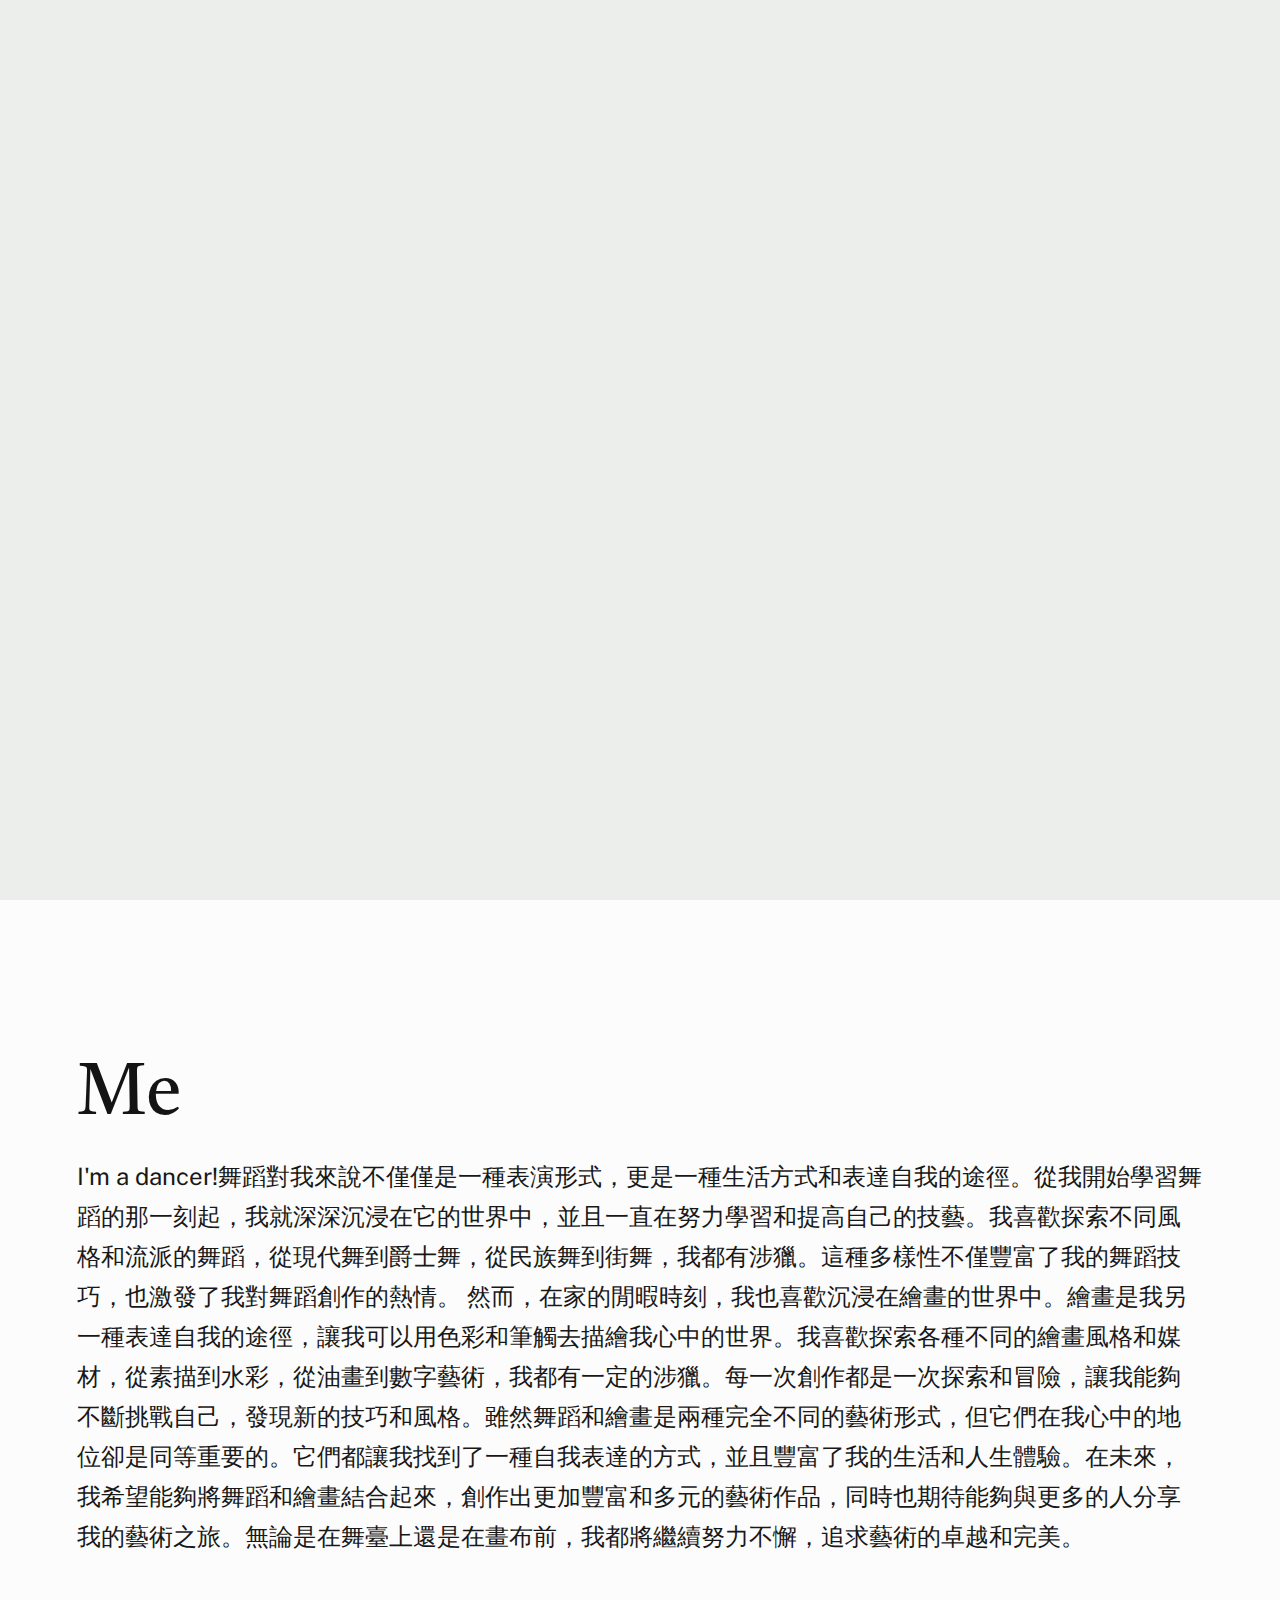
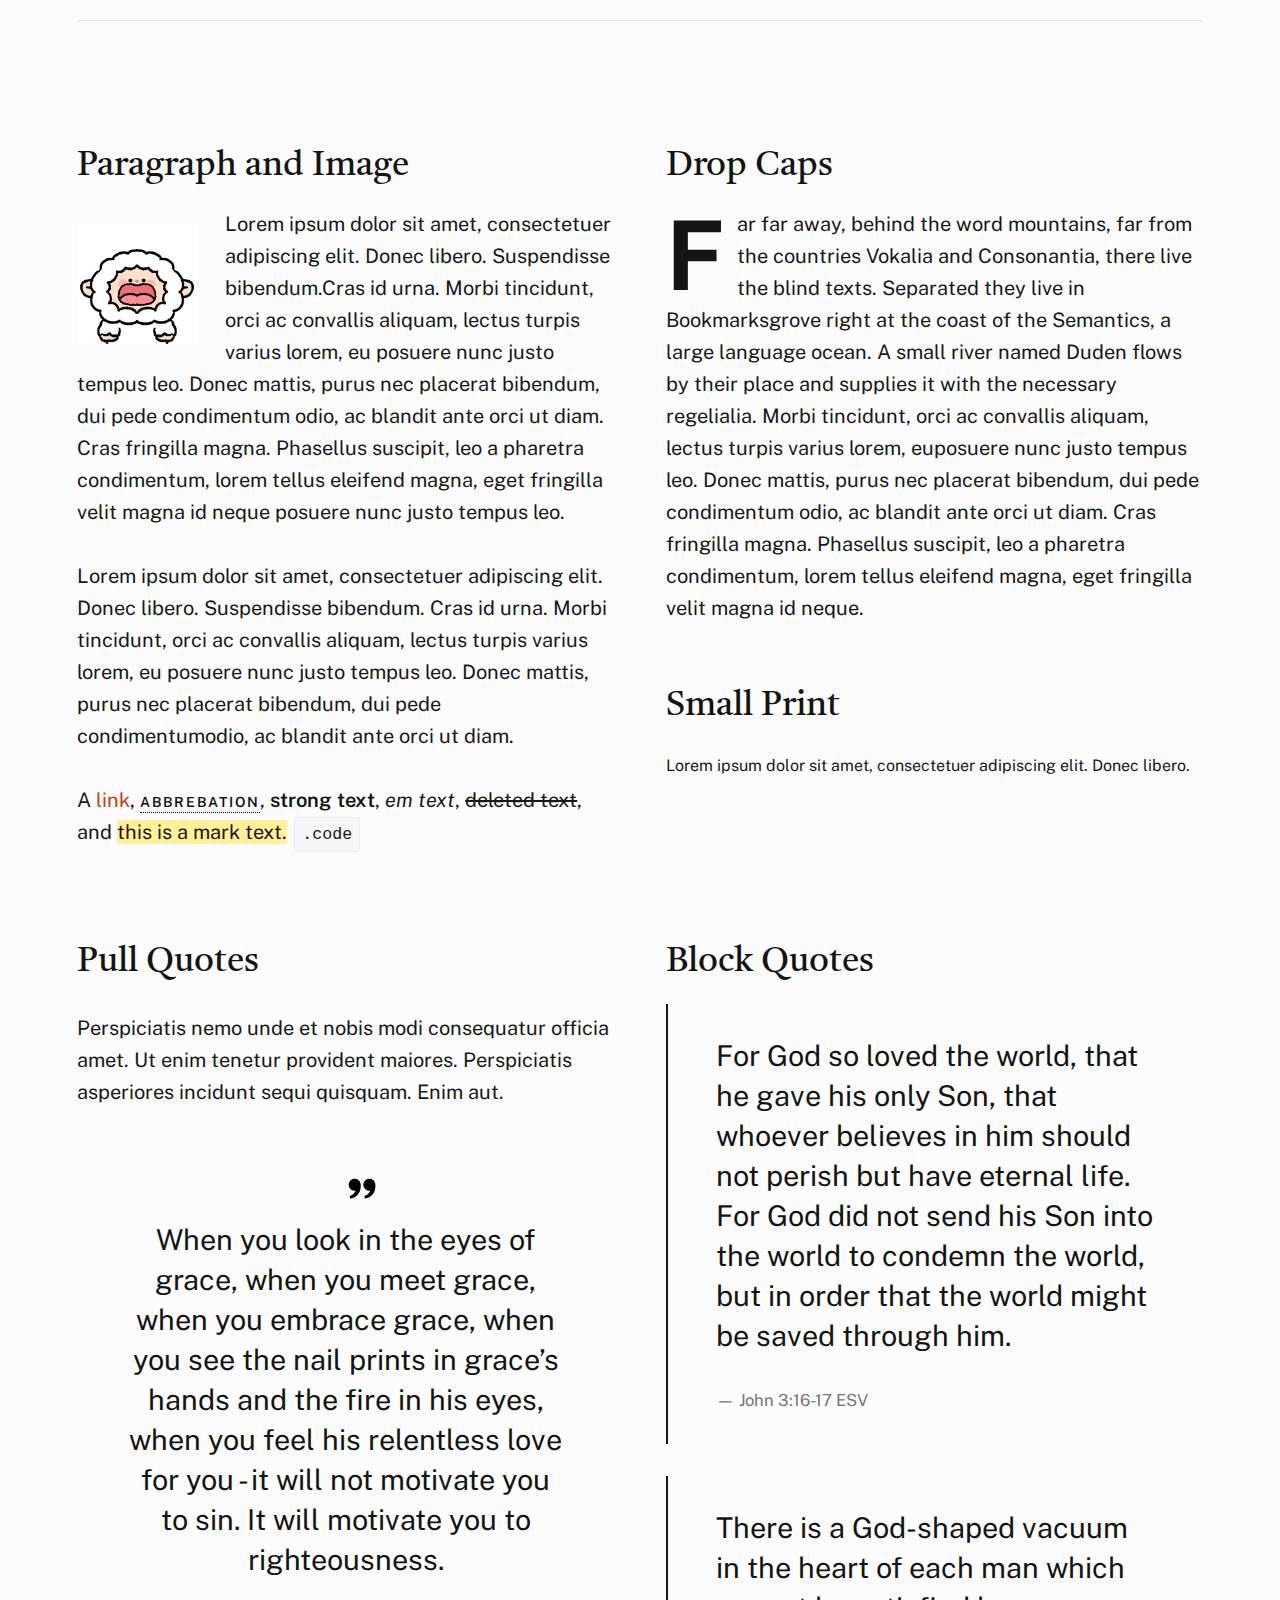
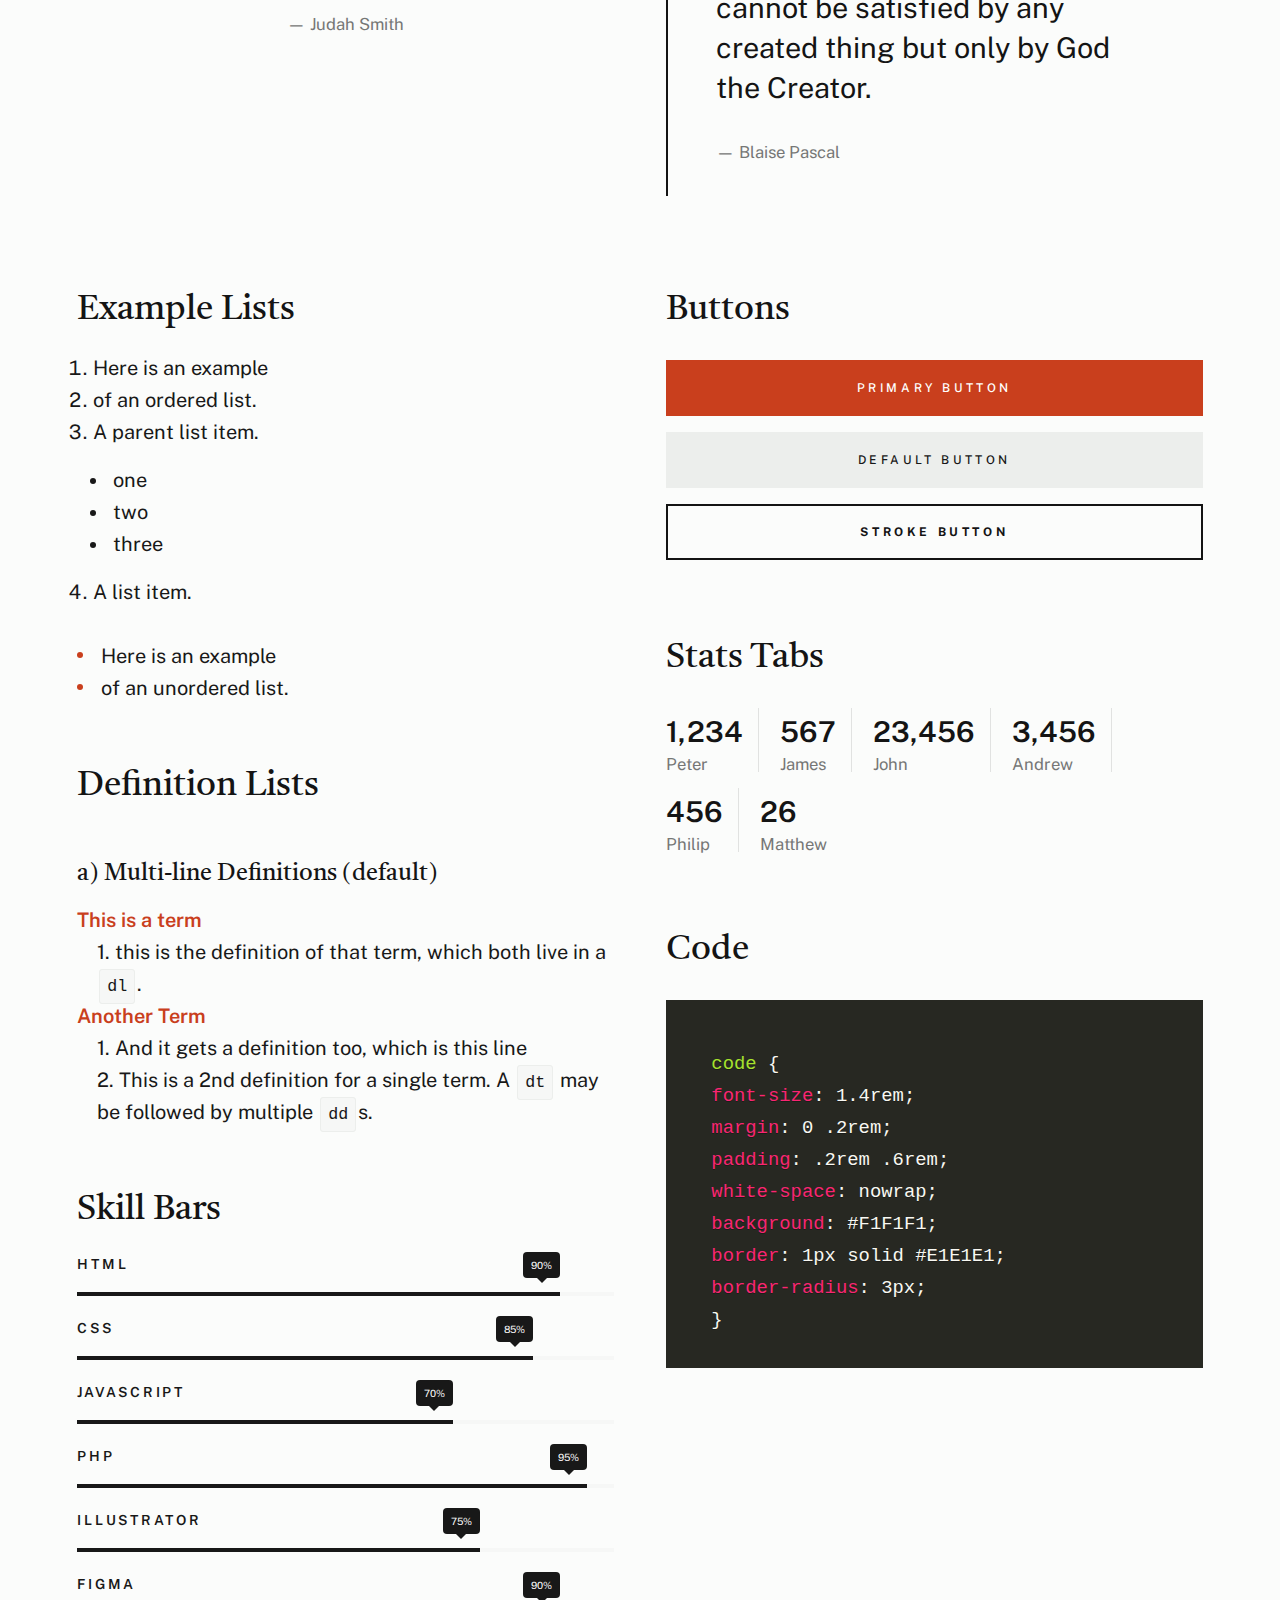
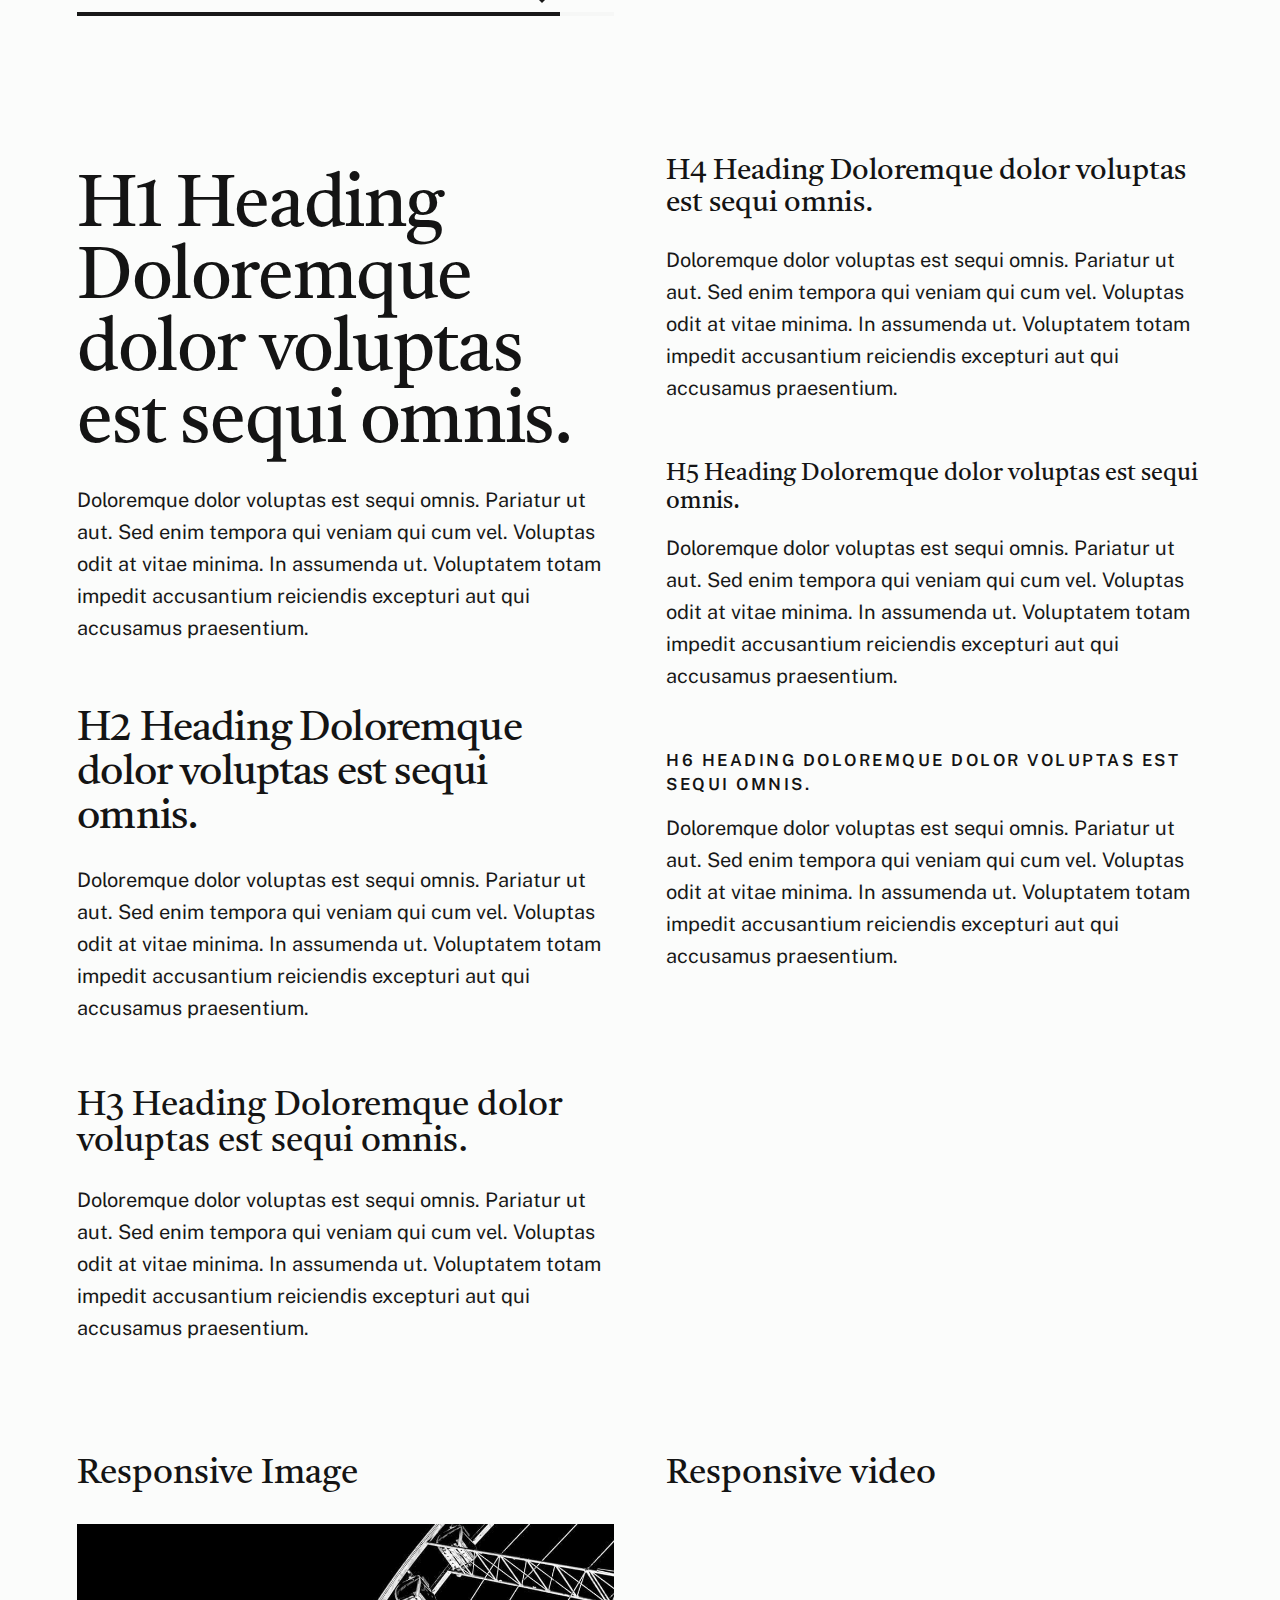
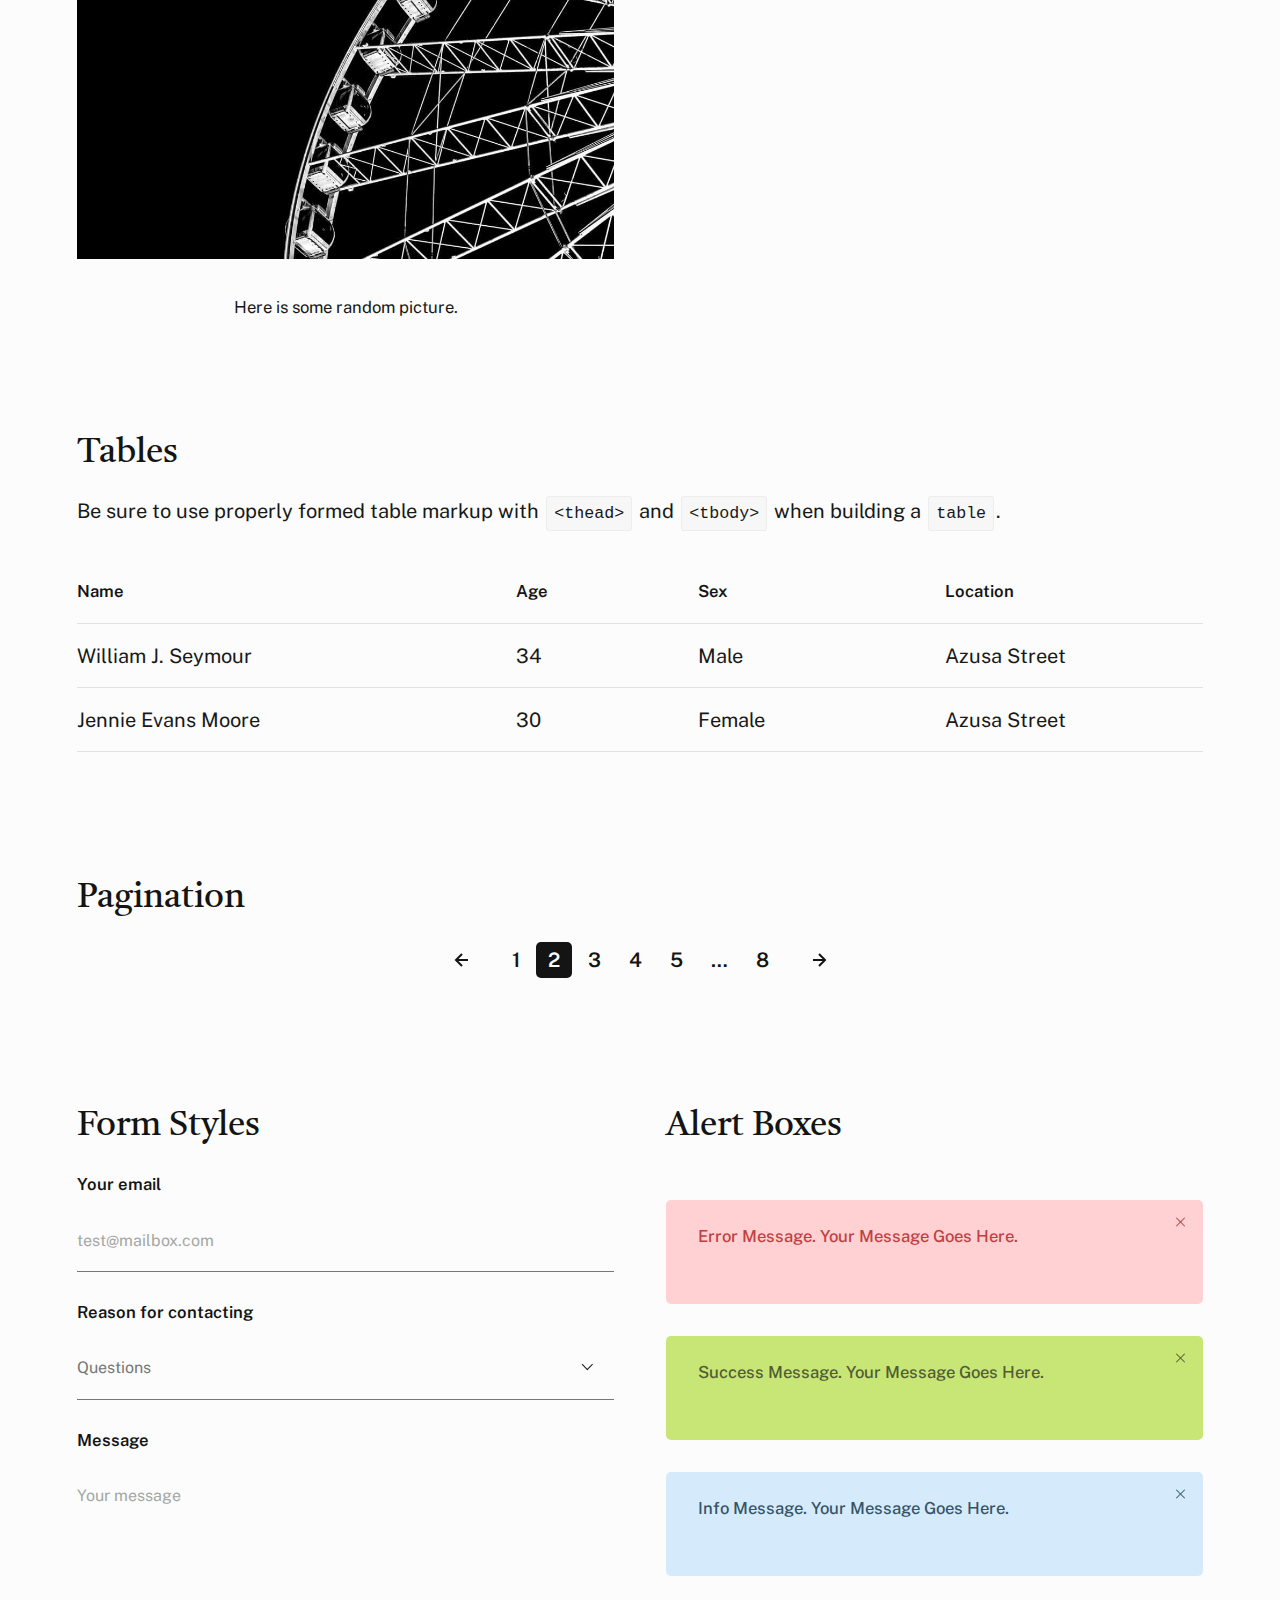
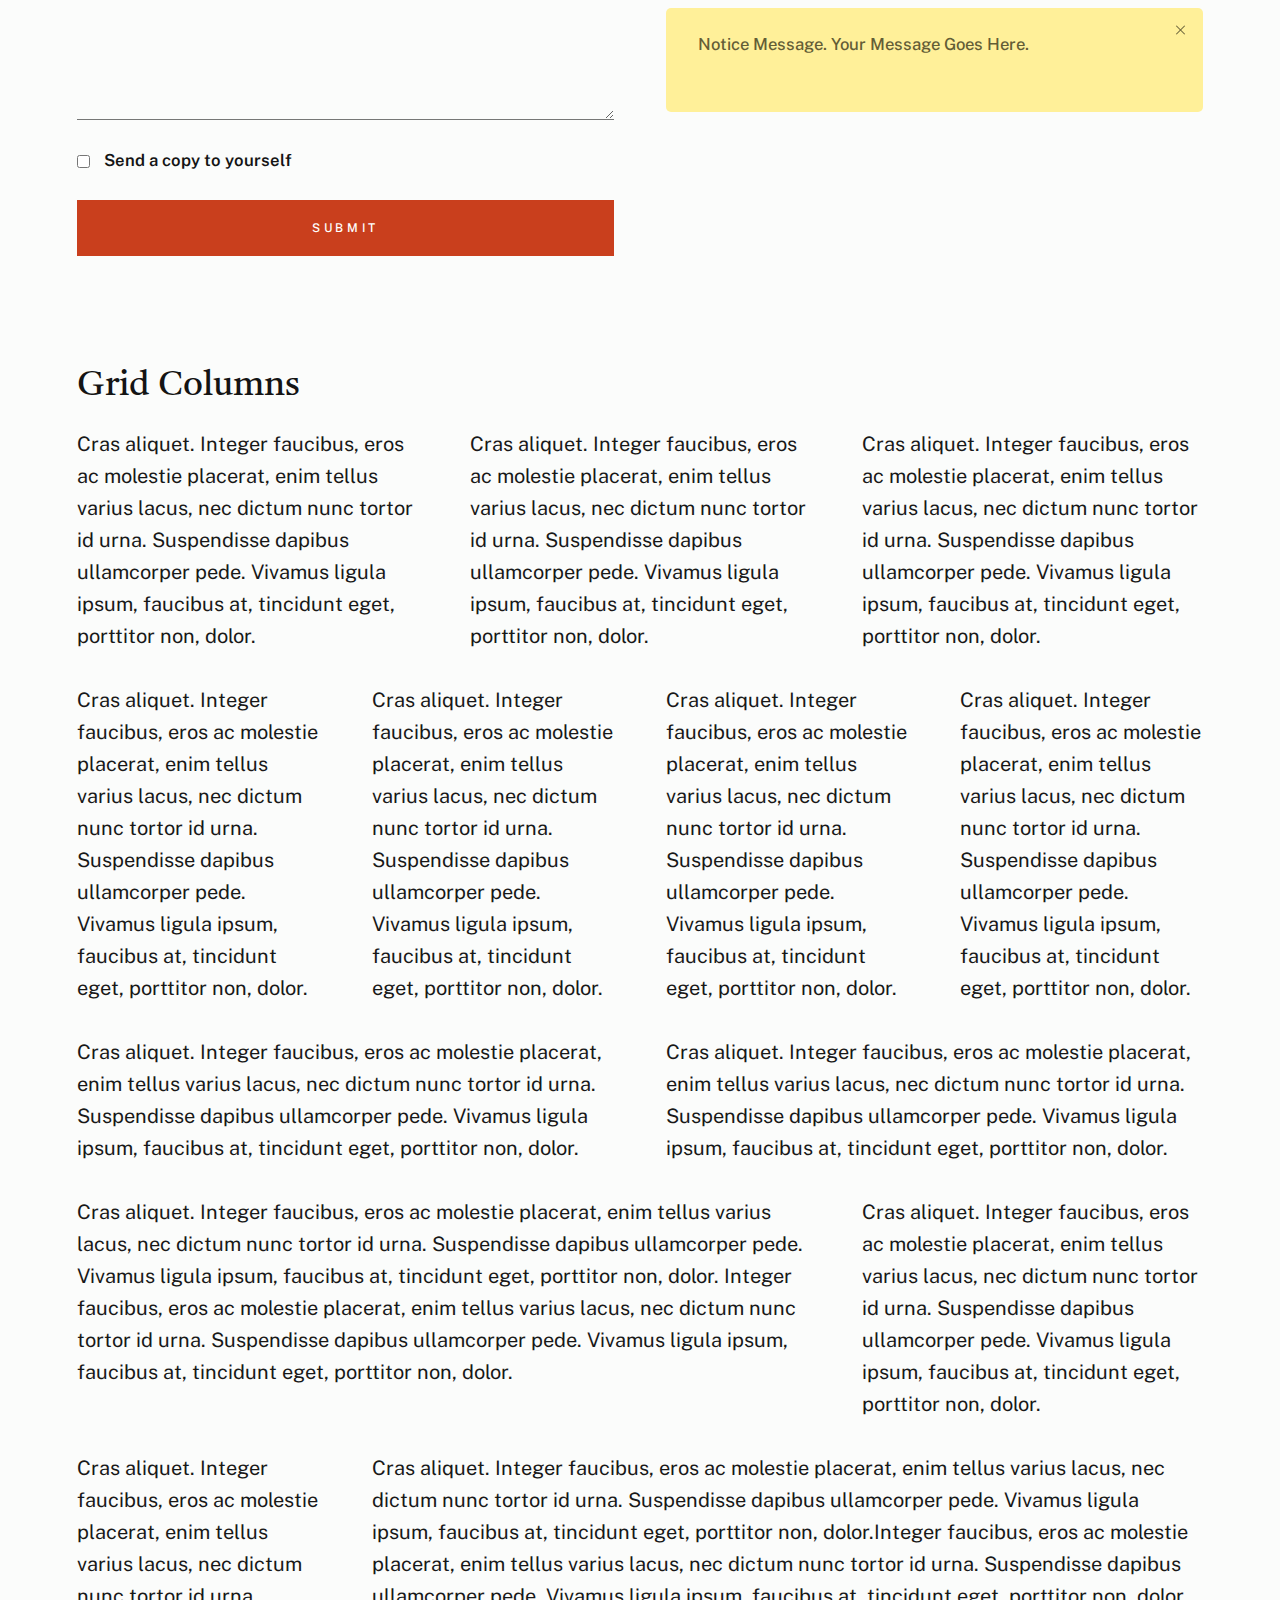
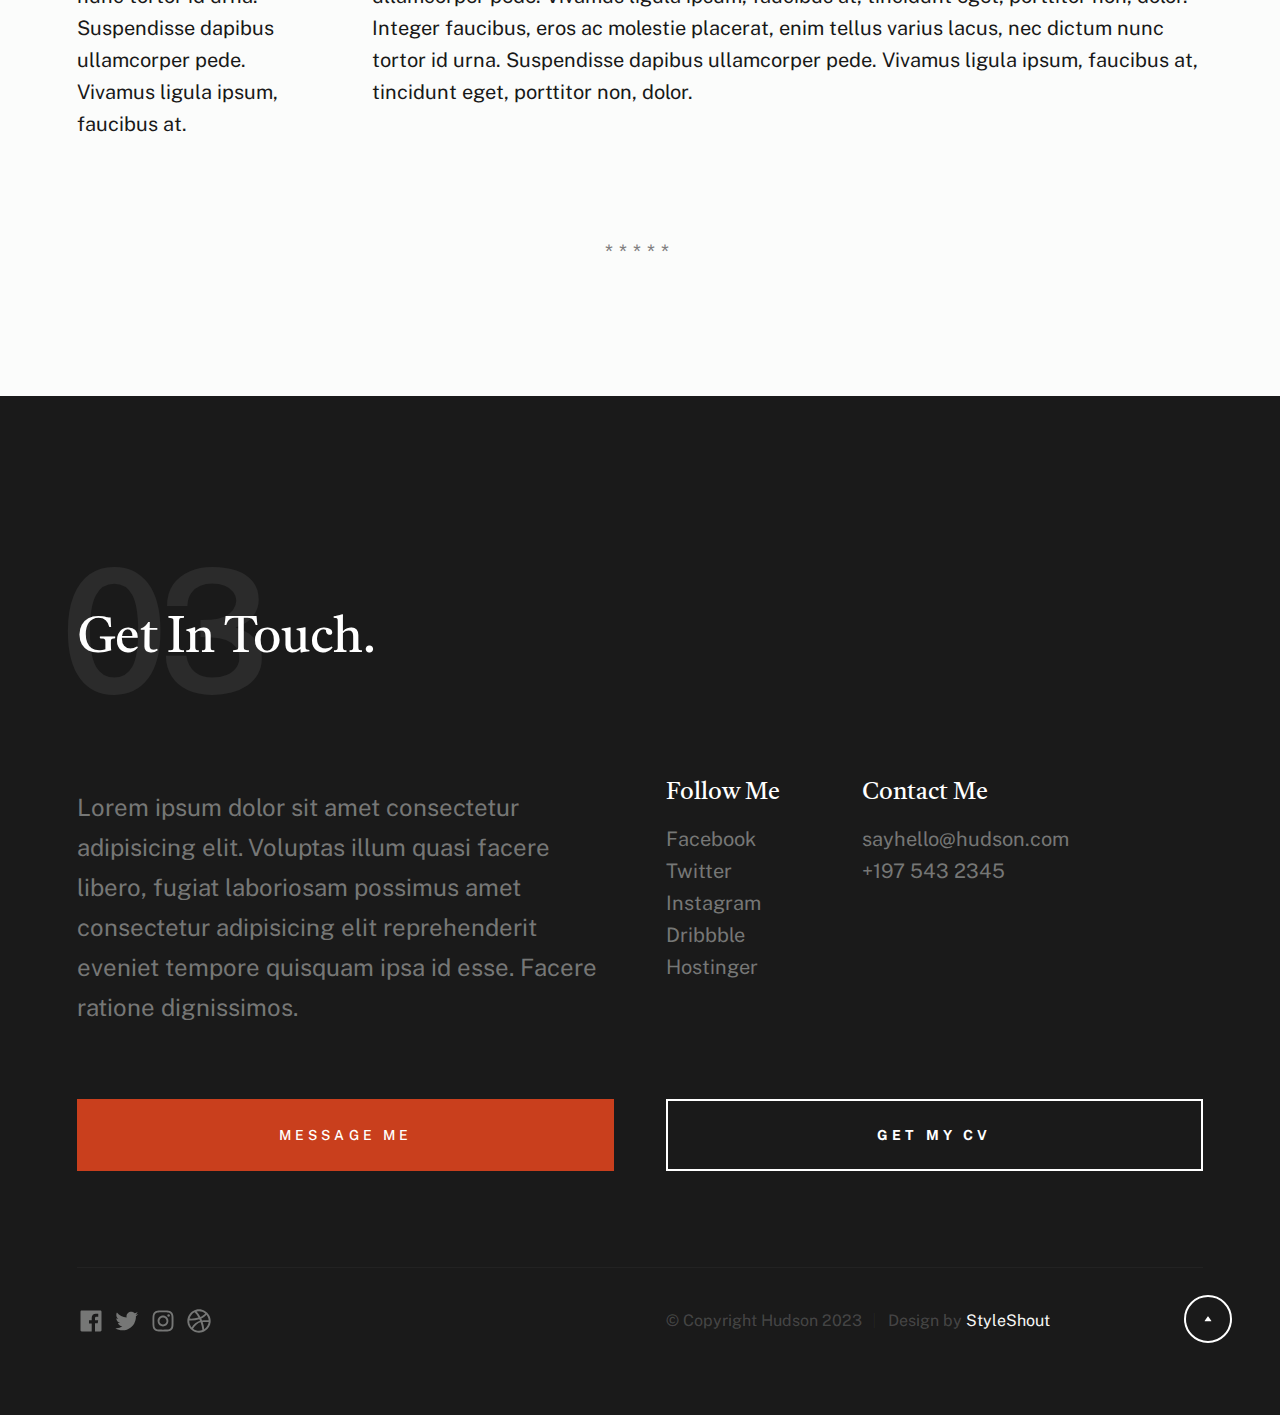
<file: styles.html>
<!DOCTYPE html>
<html lang="en" class="no-js" >
<head>

    <!--- basic page needs
    ================================================== -->
    <meta charset="utf-8">
    <meta name="viewport" content="width=device-width, initial-scale=1">
    <title>B1129041朱蕾安</title>

    <script>
        document.documentElement.classList.remove('no-js');
        document.documentElement.classList.add('js');
    </script>

    <!-- CSS
    ================================================== -->
    <link rel="stylesheet" href="css/vendor.css">
    <link rel="stylesheet" href="css/styles.css">

    <style type="text/css" media="screen">
        .s-styles {
            padding-top: var(--vspace-5);
            padding-bottom: var(--vspace-2);
            position: relative;
        }
        .s-styles .intro h1 {
            margin-top: 0;
        }
    </style>

    <!-- favicons
    ================================================== -->
    <link rel="apple-touch-icon" sizes="180x180" href="apple-touch-icon.png">
    <link rel="icon" type="image/png" sizes="32x32" href="favicon-32x32.png">
    <link rel="icon" type="image/png" sizes="16x16" href="favicon-16x16.png">
    <link rel="manifest" href="site.webmanifest">

</head>


<body id="top">

    
    <!-- preloader
    ================================================== -->
    <div id="preloader">
        <div id="loader" class="dots-fade">
            <div></div>
            <div></div>
            <div></div>
        </div>
    </div>


    <!-- page wrap
    ================================================== -->
    <div id="page" class="s-pagewrap">


        <!-- # site header 
        ================================================== -->
        <header class="s-header">
            <div class="row s-header__inner">

                <div class="s-header__block">
                    <div class="s-header__logo">
                        <a class="logo" href="index.html">
                            <img src="images/logo.svg" alt="Homepage">
                        </a>
                    </div>

                    <a class="s-header__menu-toggle" href="#0"><span>選單</span></a>
                </div> <!-- end s-header__block -->

                <nav class="s-header__nav">    
                    <ul class="s-header__menu-links">
                        <li class="current"><a href="index.html">介紹</a></li>
                        <li><a href="index.html">關於</a></li>
                        <li><a href="index.html">作品</a></li>
                        <li><a href="index.html">連結</a></li>
                    </ul> <!-- s-header__menu-links -->    
                </nav> <!-- end s-header__nav -->

            </div> <!-- end s-header__inner -->
        </header> <!-- end s-header -->


        <!-- # intro
        ================================================== -->
        <section id="intro" class="s-intro">

            <div class="row s-intro__content width-sixteen-col">
                <div class="column lg-12 s-intro__content-inner grid-block grid-16">
                    
                    <div class="s-intro__content-text">

                        <div class="s-intro__content-pretitle text-pretitle">HI</div>
                        <h1 class="s-intro__content-title">
                        I'm Leian<br>
                        , is a dancer and pianter<br>
                        </h1>                            

                        <div class="s-intro__content-btns">
                            <a class="btn" href="index.html#about">更多關於我的!</a>
                            <a class="btn btn--stroke" href="index.html#footer">聯繫</a>
                        </div> <!-- s-intro__content-btns -->   

                    </div> <!-- s-intro__content-text -->                     
                    
                </div> <!-- s-intro__content-inner -->  
            </div> <!-- s-intro__content -->

            <ul class="s-intro__social social-list">
                <li>
                    <a href="#0">
                        <svg xmlns="http://www.w3.org/2000/svg" width="24" height="24" viewBox="0 0 24 24" style="fill:rgba(0, 0, 0, 1);transform:;-ms-filter:"><path d="M20,3H4C3.447,3,3,3.448,3,4v16c0,0.552,0.447,1,1,1h8.615v-6.96h-2.338v-2.725h2.338v-2c0-2.325,1.42-3.592,3.5-3.592 c0.699-0.002,1.399,0.034,2.095,0.107v2.42h-1.435c-1.128,0-1.348,0.538-1.348,1.325v1.735h2.697l-0.35,2.725h-2.348V21H20 c0.553,0,1-0.448,1-1V4C21,3.448,20.553,3,20,3z"></path></svg>
                        <span class="u-screen-reader-text">FB</span>
                    </a>
                </li>
                <li>
                    <a href="#0">
                        <svg xmlns="http://www.w3.org/2000/svg" width="24" height="24" viewBox="0 0 24 24" style="fill:rgba(0, 0, 0, 1);transform:;-ms-filter:"><path d="M19.633,7.997c0.013,0.175,0.013,0.349,0.013,0.523c0,5.325-4.053,11.461-11.46,11.461c-2.282,0-4.402-0.661-6.186-1.809 c0.324,0.037,0.636,0.05,0.973,0.05c1.883,0,3.616-0.636,5.001-1.721c-1.771-0.037-3.255-1.197-3.767-2.793 c0.249,0.037,0.499,0.062,0.761,0.062c0.361,0,0.724-0.05,1.061-0.137c-1.847-0.374-3.23-1.995-3.23-3.953v-0.05 c0.537,0.299,1.16,0.486,1.82,0.511C3.534,9.419,2.823,8.184,2.823,6.787c0-0.748,0.199-1.434,0.548-2.032 c1.983,2.443,4.964,4.04,8.306,4.215c-0.062-0.3-0.1-0.611-0.1-0.923c0-2.22,1.796-4.028,4.028-4.028 c1.16,0,2.207,0.486,2.943,1.272c0.91-0.175,1.782-0.512,2.556-0.973c-0.299,0.935-0.936,1.721-1.771,2.22 c0.811-0.088,1.597-0.312,2.319-0.624C21.104,6.712,20.419,7.423,19.633,7.997z"></path></svg>
                        <span class="u-screen-reader-text">X</span>
                    </a>
                </li>
                <li>
                    <a href="#0">
                        <svg xmlns="http://www.w3.org/2000/svg" width="24" height="24" viewBox="0 0 24 24" style="fill:rgba(0, 0, 0, 1);transform:;-ms-filter:"><path d="M11.999,7.377c-2.554,0-4.623,2.07-4.623,4.623c0,2.554,2.069,4.624,4.623,4.624c2.552,0,4.623-2.07,4.623-4.624 C16.622,9.447,14.551,7.377,11.999,7.377L11.999,7.377z M11.999,15.004c-1.659,0-3.004-1.345-3.004-3.003 c0-1.659,1.345-3.003,3.004-3.003s3.002,1.344,3.002,3.003C15.001,13.659,13.658,15.004,11.999,15.004L11.999,15.004z"></path><circle cx="16.806" cy="7.207" r="1.078"></circle><path d="M20.533,6.111c-0.469-1.209-1.424-2.165-2.633-2.632c-0.699-0.263-1.438-0.404-2.186-0.42 c-0.963-0.042-1.268-0.054-3.71-0.054s-2.755,0-3.71,0.054C7.548,3.074,6.809,3.215,6.11,3.479C4.9,3.946,3.945,4.902,3.477,6.111 c-0.263,0.7-0.404,1.438-0.419,2.186c-0.043,0.962-0.056,1.267-0.056,3.71c0,2.442,0,2.753,0.056,3.71 c0.015,0.748,0.156,1.486,0.419,2.187c0.469,1.208,1.424,2.164,2.634,2.632c0.696,0.272,1.435,0.426,2.185,0.45 c0.963,0.042,1.268,0.055,3.71,0.055s2.755,0,3.71-0.055c0.747-0.015,1.486-0.157,2.186-0.419c1.209-0.469,2.164-1.424,2.633-2.633 c0.263-0.7,0.404-1.438,0.419-2.186c0.043-0.962,0.056-1.267,0.056-3.71s0-2.753-0.056-3.71C20.941,7.57,20.801,6.819,20.533,6.111z M19.315,15.643c-0.007,0.576-0.111,1.147-0.311,1.688c-0.305,0.787-0.926,1.409-1.712,1.711c-0.535,0.199-1.099,0.303-1.67,0.311 c-0.95,0.044-1.218,0.055-3.654,0.055c-2.438,0-2.687,0-3.655-0.055c-0.569-0.007-1.135-0.112-1.669-0.311 c-0.789-0.301-1.414-0.923-1.719-1.711c-0.196-0.534-0.302-1.099-0.311-1.669c-0.043-0.95-0.053-1.218-0.053-3.654 c0-2.437,0-2.686,0.053-3.655c0.007-0.576,0.111-1.146,0.311-1.687c0.305-0.789,0.93-1.41,1.719-1.712 c0.534-0.198,1.1-0.303,1.669-0.311c0.951-0.043,1.218-0.055,3.655-0.055c2.437,0,2.687,0,3.654,0.055 c0.571,0.007,1.135,0.112,1.67,0.311c0.786,0.303,1.407,0.925,1.712,1.712c0.196,0.534,0.302,1.099,0.311,1.669 c0.043,0.951,0.054,1.218,0.054,3.655c0,2.436,0,2.698-0.043,3.654H19.315z"></path></svg>
                        <span class="u-screen-reader-text">IG</span>
                    </a>
                </li>
                <li>
                    <a href="#0">
                        <svg xmlns="http://www.w3.org/2000/svg" width="24" height="24" viewBox="0 0 24 24" style="fill: rgba(0, 0, 0, 1);transform: ;msFilter:;"><path d="M11.99 2C6.472 2 2 6.473 2 11.99c0 4.232 2.633 7.85 6.35 9.306-.088-.79-.166-2.006.034-2.868.182-.78 1.172-4.966 1.172-4.966s-.299-.599-.299-1.484c0-1.388.805-2.425 1.808-2.425.853 0 1.264.64 1.264 1.407 0 .858-.546 2.139-.827 3.327-.235.994.499 1.805 1.479 1.805 1.775 0 3.141-1.872 3.141-4.575 0-2.392-1.719-4.064-4.173-4.064-2.843 0-4.512 2.132-4.512 4.335 0 .858.331 1.779.744 2.28a.3.3 0 0 1 .069.286c-.076.315-.245.994-.277 1.133-.044.183-.145.222-.335.134-1.247-.581-2.027-2.405-2.027-3.871 0-3.151 2.289-6.045 6.601-6.045 3.466 0 6.159 2.469 6.159 5.77 0 3.444-2.171 6.213-5.184 6.213-1.013 0-1.964-.525-2.29-1.146l-.623 2.374c-.225.868-.834 1.956-1.241 2.62a10 10 0 0 0 2.958.445c5.517 0 9.99-4.473 9.99-9.99S17.507 2 11.99 2"></path></svg>
                        <span class="u-screen-reader-text">Pinterest</span>
                    </a>
                </li>
            </ul> <!-- end s-intro__social -->

            <div class="s-intro__content-media">                               
                <img src="images/6A1EFC96-79B0-4706-9A3F-0E8111338235.jpg" srcset="images/6A1EFC96-79B0-4706-9A3F-0E8111338235.jpg 1x, images/6A1EFC96-79B0-4706-9A3F-0E8111338235.jpg 2x" alt="">
            </div> <!-- s-intro__content-media -->                

            <div class="s-intro__btn-download">
                <a class="btn btn--stroke" href="#0">我的簡歷</a>
            </div> <!-- end s-intro__btn-download -->
            
            <div class="s-intro__scroll-down">
                <a href="#styles" class="smoothscroll">
                    <div class="scroll-icon">
                        <svg xmlns="http://www.w3.org/2000/svg" width="24" height="24" viewBox="0 0 24 24" style="fill: rgba(0, 0, 0, 1);transform: ;msFilter:;"><path d="M11.178 19.569a.998.998 0 0 0 1.644 0l9-13A.999.999 0 0 0 21 5H3a1.002 1.002 0 0 0-.822 1.569l9 13z"></path></svg>
                    </div>
                    <span class="scroll-text u-screen-reader-text">Scroll Down</span>
                </a>
            </div> <!-- s-intro__scroll-down -->

        </section> <!-- end s-intro -->


        <!-- # styles
        ================================================== -->
        <section id="styles" class="s-styles">

            <div class="row">

                <div class="column xl-12 intro">

                    <h1>Me</h1>

                    <p class="lead">I'm a dancer!舞蹈對我來說不僅僅是一種表演形式，更是一種生活方式和表達自我的途徑。從我開始學習舞蹈的那一刻起，我就深深沉浸在它的世界中，並且一直在努力學習和提高自己的技藝。我喜歡探索不同風格和流派的舞蹈，從現代舞到爵士舞，從民族舞到街舞，我都有涉獵。這種多樣性不僅豐富了我的舞蹈技巧，也激發了我對舞蹈創作的熱情。    然而，在家的閒暇時刻，我也喜歡沉浸在繪畫的世界中。繪畫是我另一種表達自我的途徑，讓我可以用色彩和筆觸去描繪我心中的世界。我喜歡探索各種不同的繪畫風格和媒材，從素描到水彩，從油畫到數字藝術，我都有一定的涉獵。每一次創作都是一次探索和冒險，讓我能夠不斷挑戰自己，發現新的技巧和風格。雖然舞蹈和繪畫是兩種完全不同的藝術形式，但它們在我心中的地位卻是同等重要的。它們都讓我找到了一種自我表達的方式，並且豐富了我的生活和人生體驗。在未來，我希望能夠將舞蹈和繪畫結合起來，創作出更加豐富和多元的藝術作品，同時也期待能夠與更多的人分享我的藝術之旅。無論是在舞臺上還是在畫布前，我都將繼續努力不懈，追求藝術的卓越和完美。
                    </p>

                    <hr>
                </div>

            </div> <!-- end row -->
    
            <div class="row">
    
                <div class="column mob-12 md-6 stack-on-900">
    
                    <h3>Paragraph and Image</h3>
    
                    <p><a href="#"><img width="120" height="120" class="u-pull-left" alt="sample-image" src="images/folio/0DDA9CF8-1FA8-44B4-84C8-73B12781B79B.png"></a>
                    Lorem ipsum dolor sit amet, consectetuer adipiscing elit. Donec libero. Suspendisse bibendum.Cras id urna. Morbi 
                    tincidunt, orci ac convallis aliquam, lectus turpis varius lorem, eu posuere nunc justo tempus leo. Donec mattis, 
                    purus nec placerat bibendum, dui pede condimentum odio, ac blandit ante orci ut diam. Cras fringilla magna. 
                    Phasellus suscipit, leo a pharetra condimentum, lorem tellus eleifend magna, eget fringilla velit magna id 
                    neque posuere nunc justo tempus leo. </p>
    
                    <p>
                    Lorem ipsum dolor sit amet, consectetuer adipiscing elit. Donec libero. Suspendisse bibendum. Cras id urna. 
                    Morbi tincidunt, orci ac convallis aliquam, lectus turpis varius lorem, eu posuere nunc justo tempus leo. 
                    Donec mattis, purus nec placerat bibendum, dui pede condimentumodio, ac blandit ante orci ut diam.	
                    </p>
    
                    <p>A <a href="#">link</a>,
                    <abbr title="this really isn't a very good description">abbrebation</abbr>,
                    <strong>strong text</strong>,
                    <em>em text</em>,
                    <del>deleted text</del>, and
                    <mark>this is a mark text.</mark>
                    <code>.code</code>
                    </p>
    
                </div>
    
                <div class="column mob-12 md-6">
    
                    <h3>Drop Caps</h3>
    
                    <p class="drop-cap">Far far away, behind the word mountains, far from the countries Vokalia and Consonantia,
                    there live the blind texts. Separated they live in Bookmarksgrove right at the coast of the
                    Semantics, a large language ocean. A small river named Duden flows by their place and supplies it with the 
                    necessary regelialia. Morbi tincidunt, orci ac convallis aliquam, lectus turpis varius lorem, 
                    euposuere nunc justo tempus leo. Donec mattis, purus nec placerat bibendum, dui pede condimentum odio, 
                    ac blandit ante orci ut diam. Cras fringilla magna. Phasellus suscipit, leo a pharetra condimentum, 
                    lorem tellus eleifend magna, eget fringilla velit magna id neque.
                    </p>
    
                    <h3>Small Print</h3>
    
                    <p><small>Lorem ipsum dolor sit amet, consectetuer adipiscing elit. Donec libero.</small></p>
                    
            
    
                </div>
    
            </div> <!-- end row -->
    
            <div class="row">
    
                <div class="column xl-6 md-12">
    
                    <h3 class="u-add-bottom">Pull Quotes</h3>
    
                    <p>
                    Perspiciatis nemo unde et nobis modi consequatur officia amet. Ut enim 
                    tenetur provident maiores. Perspiciatis asperiores incidunt sequi 
                    quisquam. Enim aut. 
                    </p>
    
                    <figure class="pull-quote">
                        <blockquote>
                            <p>
                            When you look in the eyes of grace, when you meet grace, 
                            when you embrace grace, when you see the nail prints in 
                            grace’s hands and the fire in his eyes, when you feel his 
                            relentless love for you - it will not motivate you to sin. 
                            It will motivate you to righteousness.
                            </p>
    
                            <footer>
                                <cite>Judah Smith</cite>
                            </footer>
                        </blockquote>
                    </figure>
    
    
                </div>
    
                <div class="column xl-6 md-12">
    
                    <h3 class="h-add-bottom">Block Quotes</h3>
    
                    <blockquote cite="http://where-i-got-my-info-from.com">
                        <p>
                        For God so loved the world, that he gave his only Son, that whoever believes in 
                        him should not perish but have eternal life. For God did not send his Son into 
                        the world to condemn the world, but in order that the world might be 
                        saved through him.
                        </p>
    
                        <footer>
                            <cite>
                                <a href="#0">John 3:16-17 ESV</a>
                            </cite>
                        </footer>
    
                    </blockquote>
    
                    <blockquote>
                        <p>There is a God-shaped vacuum in the heart of each man which cannot be satisfied 
                        by any created thing but only by God the Creator.</p>
    
                        <footer>
                            <cite>Blaise Pascal</cite>
                        </footer>
    
                    </blockquote>
    
                </div>
    
            </div> <!-- end row -->
    
            <div class="row u-add-half-bottom">
    
                <div class="column xl-6 md-12">
    
                    <h3>Example Lists</h3>
    
                    <ol>
                        <li>Here is an example</li>
                        <li>of an ordered list.</li>
                        <li>A parent list item.
                            <ul>
                                <li>one</li>
                                <li>two</li>
                                <li>three</li>
                            </ul>
                            </li>
                            <li>A list item.</li>
                        </ol>
    
                    <ul class="disc">
                        <li>Here is an example</li>
                        <li>of an unordered list.</li>
                    </ul>
    
                    <h3>Definition Lists</h3>
    
                    <h5>a) Multi-line Definitions (default) </h5>
    
                    <dl class="dictionary-style">
                        <dt><strong>This is a term</strong></dt>
                            <dd>this is the definition of that term, which both live in a <code>dl</code>.</dd>
                        <dt><strong>Another Term</strong></dt>
                            <dd>And it gets a definition too, which is this line</dd>
                            <dd>This is a 2<sup>nd</sup> definition for a single term. A <code>dt</code> may be followed by multiple <code>dd</code>s.</dd>
                    </dl>
    
                    <h3 class="u-add-bottom">Skill Bars</h3>
    
                    <ul class="skill-bars">
                        <li>
                        <div class="progress percent90"><span>90%</span></div>
                        <strong>HTML</strong>
                        </li>
                        <li>
                        <div class="progress percent85"><span>85%</span></div>
                        <strong>CSS</strong>
                        </li>
                        <li>
                        <div class="progress percent70"><span>70%</span></div>
                        <strong>Javascript</strong>
                        </li>
                        <li>
                        <div class="progress percent95"><span>95%</span></div>
                        <strong>PHP</strong>
                        </li>
                        <li>
                        <div class="progress percent75"><span>75%</span></div>
                        <strong>Illustrator</strong>
                        </li>
                        <li>
                        <div class="progress percent90"><span>90%</span></div>
                        <strong>Figma</strong>
                        </li>
                    </ul>
    
                </div>
    
                <div class="column xl-6 md-12">
    
                    <h3 class="u-add-bottom">Buttons</h3>
    
                    <p>
                        <a class="btn btn--primary u-fullwidth" href="#0">Primary Button</a>
                        <a class="btn u-fullwidth" href="#0">Default Button</a>
                        <a class="btn btn--stroke u-fullwidth" href="#0">Stroke Button</a>
                    </p>
    
                    <h3>Stats Tabs</h3>
    
                    <ul class="stats-tabs">
                        <li><a href="#0">1,234 <em>Peter</em></a></li>
                        <li><a href="#0">567 <em>James</em></a></li>
                        <li><a href="#0">23,456 <em>John</em></a></li>
                        <li><a href="#0">3,456 <em>Andrew</em></a></li>
                        <li><a href="#0">456 <em>Philip</em></a></li>
                        <li><a href="#0">26 <em>Matthew</em></a></li>
                    </ul>
    
                    <h3 class="u-add-bottom">Code</h3>
    
<pre><code class="language-css">
    code {
    font-size: 1.4rem;
    margin: 0 .2rem;
    padding: .2rem .6rem;
    white-space: nowrap;
    background: #F1F1F1;
    border: 1px solid #E1E1E1;	
    border-radius: 3px;
    }
</code></pre>
    
                </div>
    
            </div> <!-- end row -->
    
            <div class="row u-add-half-bottom">
    
                <div class="column xl-6 md-12">
                        
                    <h1>H1 Heading Doloremque dolor voluptas est sequi omnis.</h1>
                    <p>Doloremque dolor voluptas est sequi omnis. Pariatur ut aut. Sed enim tempora qui veniam qui cum vel. 
                    Voluptas odit at vitae minima. In assumenda ut. Voluptatem totam impedit accusantium reiciendis excepturi aut qui accusamus praesentium.</p>
    
                    <h2>H2 Heading Doloremque dolor voluptas est sequi omnis.</h2>
                    <p>Doloremque dolor voluptas est sequi omnis. Pariatur ut aut. Sed enim tempora qui veniam qui cum vel. 
                    Voluptas odit at vitae minima. In assumenda ut. Voluptatem totam impedit accusantium reiciendis excepturi aut qui accusamus praesentium.</p>
    
                    <h3>H3 Heading Doloremque dolor voluptas est sequi omnis.</h3>
                    <p>Doloremque dolor voluptas est sequi omnis. Pariatur ut aut. Sed enim tempora qui veniam qui cum vel. 
                    Voluptas odit at vitae minima. In assumenda ut. Voluptatem totam impedit accusantium reiciendis excepturi aut qui accusamus praesentium.</p>
    
                    
                </div>
    
                <div class="column xl-6 md-12">
                    <h4>H4 Heading Doloremque dolor voluptas est sequi omnis.</h4>
                    <p>Doloremque dolor voluptas est sequi omnis. Pariatur ut aut. Sed enim tempora qui veniam qui cum vel. 
                    Voluptas odit at vitae minima. In assumenda ut. Voluptatem totam impedit accusantium reiciendis excepturi aut qui accusamus praesentium.</p>
    
                    <h5>H5 Heading Doloremque dolor voluptas est sequi omnis.</h5>
                    <p>Doloremque dolor voluptas est sequi omnis. Pariatur ut aut. Sed enim tempora qui veniam qui cum vel. 
                    Voluptas odit at vitae minima. In assumenda ut. Voluptatem totam impedit accusantium reiciendis excepturi aut qui accusamus praesentium.</p>
    
                    <h6>H6 Heading Doloremque dolor voluptas est sequi omnis.</h6>
                    <p>Doloremque dolor voluptas est sequi omnis. Pariatur ut aut. Sed enim tempora qui veniam qui cum vel. 
                    Voluptas odit at vitae minima. In assumenda ut. Voluptatem totam impedit accusantium reiciendis excepturi aut qui accusamus praesentium.</p>
        
                    
                </div>
    
            </div> <!-- end row -->
    
            <div class="row u-add-half-bottom">
    
                <div class="column xl-6 md-12">
    
                    <h3 class="u-add-bottom">Responsive Image</h3>
    
                    <figure>
                        <img src="images/wheel-500.jpg" 
                        srcset="images/wheel-1000.jpg 1000w, 
                        images/wheel-500.jpg 500w" 
                        sizes="(max-width: 1000px) 100vw, 1000px" alt="">
    
                        <figcaption>
                            Here is some random picture.
                        </figcaption>
                    </figure>
    
                </div>
    
                <div class="column xl-6 md-12">
    
                    <h3 class="u-add-bottom">Responsive video</h3>
    
                    <div class="video-container">
                    <iframe src="https://player.vimeo.com/video/14592941?color=00a650&title=0&byline=0&portrait=0" width="500" height="281" frameborder="0" webkitallowfullscreen mozallowfullscreen allowfullscreen></iframe> 
                    </div>
    
                </div>
                
            </div> <!-- end row -->
    
            <div class="row u-add-bottom">
    
                <div class="column xl-12">
    
                    <h3>Tables</h3>
                    <p>Be sure to use properly formed table markup with <code>&lt;thead&gt;</code> and <code>&lt;tbody&gt;</code> when building a <code>table</code>.</p>
    
                    <div class="table-responsive">
    
                        <table>
                                <thead>
                                <tr>
                                    <th>Name</th>
                                    <th>Age</th>
                                    <th>Sex</th>
                                    <th>Location</th>
                                </tr>
                                </thead>
                                <tbody>
                                <tr>
                                    <td>William J. Seymour</td>
                                    <td>34</td>
                                    <td>Male</td>
                                    <td>Azusa Street</td>
                                </tr>
                                <tr>
                                    <td>Jennie Evans Moore</td>
                                    <td>30</td>
                                    <td>Female</td>
                                    <td>Azusa Street</td>
                                </tr>
                                </tbody>
                        </table>
    
                    </div>
    
                </div>
                
            </div> <!-- end row -->
    
            <div class="row">
    
                <div class="column xl-12">
                    <h3>Pagination</h3>
    
                    <nav class="pgn">
                        <ul>
                            <li>
                                <a class="pgn__prev" href="#0">
                                    <svg xmlns="http://www.w3.org/2000/svg" width="24" height="24" viewBox="0 0 24 24"><path d="M12.707 17.293L8.414 13H18v-2H8.414l4.293-4.293-1.414-1.414L4.586 12l6.707 6.707z"/></svg>
                                </a>
                            </li>
                            <li><a class="pgn__num" href="#0">1</a></li>
                            <li><span class="pgn__num current">2</span></li>
                            <li><a class="pgn__num" href="#0">3</a></li>
                            <li><a class="pgn__num" href="#0">4</a></li>
                            <li><a class="pgn__num" href="#0">5</a></li>
                            <li><span class="pgn__num dots">…</span></li>
                            <li><a class="pgn__num" href="#0">8</a></li>
                            <li>
                                <a class="pgn__next" href="#0">
                                    <svg xmlns="http://www.w3.org/2000/svg" width="24" height="24" viewBox="0 0 24 24"><path d="M11.293 17.293l1.414 1.414L19.414 12l-6.707-6.707-1.414 1.414L15.586 11H6v2h9.586z"/></svg>
                                </a>
                            </li>
                        </ul>
                    </nav>
                </div>
    
            </div> <!-- end row -->
    
            <div class="row">
    
                <div class="column xl-6 md-12">
    
                    <h3 class="u-add-bottom">Form Styles</h3>
    
                    <form>
                        <div>
                            <label for="sampleInput">Your email</label>
                            <input class="u-fullwidth" type="email" placeholder="test@mailbox.com" id="sampleInput">
                        </div>
                        <div>
                            <label for="sampleRecipientInput">Reason for contacting</label>
                            <div class="ss-custom-select">
                                <select class="u-fullwidth" id="sampleRecipientInput">
                                    <option value="Option 1">Questions</option>
                                    <option value="Option 2">Report</option>
                                    <option value="Option 3">Others</option>
                                </select>
                            </div>
                        </div>
                        
                        <label for="exampleMessage">Message</label>
                        <textarea class="u-fullwidth" placeholder="Your message" id="exampleMessage"></textarea>
    
                        <label class="u-add-bottom">
                            <input type="checkbox">
                            <span class="label-text">Send a copy to yourself</span>
                        </label>
                    
                        <input class="btn--primary u-fullwidth" type="submit" value="Submit">
                    </form>
    
                </div>
    
                <div class="column xl-6 md-12">
    
                    <h3>Alert Boxes</h3>
    
                    <br>
                    
                    <div class="alert-box alert-box--error">
                        <p>Error Message. Your Message Goes Here.</p>
                        <span class="alert-box__close"></span>
                    </div><!-- end error -->
                            
                    <div class="alert-box alert-box--success">
                        <p>Success Message. Your Message Goes Here.</p>
                        <span class="alert-box__close"></span>
                    </div><!-- end success -->
                            
                    <div class="alert-box alert-box--info">
                        <p>Info Message. Your Message Goes Here.</p>
                        <span class="alert-box__close"></span>
                    </div><!-- end info -->
                            
                    <div class="alert-box alert-box--notice">
                        <p>Notice Message. Your Message Goes Here.</p>
                        <span class="alert-box__close"></span>
                    </div><!-- end notice -->
                
                </div>
    
            </div> <!-- end row -->

            <div class="row">
            
                <div class="xl-12 column">
                <h3 class="half-bottom">Grid Columns</h3>
                </div>
    
            </div> <!-- Row End-->
    
            <!--<h4>1/3 Columns</h4>  -->
    
            <div class="row">
    
                <div class="xl-4 md-12 column">
                    <p>
                    Cras aliquet. Integer faucibus, eros ac molestie placerat, enim tellus varius lacus,
                    nec dictum nunc tortor id urna. Suspendisse dapibus ullamcorper pede. Vivamus ligula ipsum,
                    faucibus at, tincidunt eget, porttitor non, dolor. 
                    </p>
                </div>
    
                <div class="xl-4 md-12 column">
                    <p>
                    Cras aliquet. Integer faucibus, eros ac molestie placerat, enim tellus varius lacus,
                    nec dictum nunc tortor id urna. Suspendisse dapibus ullamcorper pede. Vivamus ligula ipsum,
                    faucibus at, tincidunt eget, porttitor non, dolor. 
                    </p>
                </div>
    
                <div class="xl-4 md-12 column">
                    <p>
                    Cras aliquet. Integer faucibus, eros ac molestie placerat, enim tellus varius lacus,
                    nec dictum nunc tortor id urna. Suspendisse dapibus ullamcorper pede. Vivamus ligula ipsum,
                    faucibus at, tincidunt eget, porttitor non, dolor. 
                    </p>
                </div>
    
            </div>
    
            <!--<h4>1/4 Columns</h4>  -->
    
            <div class="row">
    
                <div class="xl-3 md-6 tab-12 column">
                    <p>
                    Cras aliquet. Integer faucibus, eros ac molestie placerat, enim tellus varius lacus,
                    nec dictum nunc tortor id urna. Suspendisse dapibus ullamcorper pede. Vivamus ligula ipsum,
                    faucibus at, tincidunt eget, porttitor non, dolor. 
                    </p>
                </div>
    
                <div class="xl-3 md-6 tab-12 column">
                    <p>
                    Cras aliquet. Integer faucibus, eros ac molestie placerat, enim tellus varius lacus,
                    nec dictum nunc tortor id urna. Suspendisse dapibus ullamcorper pede. Vivamus ligula ipsum,
                    faucibus at, tincidunt eget, porttitor non, dolor. 
                    </p>
                </div>
    
                <div class="xl-3 md-6 tab-12 column">
                    <p>
                    Cras aliquet. Integer faucibus, eros ac molestie placerat, enim tellus varius lacus,
                    nec dictum nunc tortor id urna. Suspendisse dapibus ullamcorper pede. Vivamus ligula ipsum,
                    faucibus at, tincidunt eget, porttitor non, dolor. 
                    </p>
                </div>
    
                <div class="xl-3 md-6 tab-12 column">
                    <p>
                    Cras aliquet. Integer faucibus, eros ac molestie placerat, enim tellus varius lacus,
                    nec dictum nunc tortor id urna. Suspendisse dapibus ullamcorper pede. Vivamus ligula ipsum,
                    faucibus at, tincidunt eget, porttitor non, dolor. 
                    </p>
                </div>
    
            </div>
    
            <!--<h4>1/2 Columns</h4>  -->
    
            <div class="row">
    
                <div class="xl-6 tab-12 column">
                    <p>
                    Cras aliquet. Integer faucibus, eros ac molestie placerat, enim tellus varius lacus,
                    nec dictum nunc tortor id urna. Suspendisse dapibus ullamcorper pede. Vivamus ligula ipsum,
                    faucibus at, tincidunt eget, porttitor non, dolor. 
                    </p>
                </div>
    
                <div class="xl-6 tab-12 column">
                    <p>
                    Cras aliquet. Integer faucibus, eros ac molestie placerat, enim tellus varius lacus,
                    nec dictum nunc tortor id urna. Suspendisse dapibus ullamcorper pede. Vivamus ligula ipsum,
                    faucibus at, tincidunt eget, porttitor non, dolor. 
                    </p>
                </div>
    
            </div>
    
            <!--<h4>2/3 Columns</h4>  -->
    
            <div class="row">
    
                <div class="xl-8 md-7 tab-12 column">
                    <p>
                    Cras aliquet. Integer faucibus, eros ac molestie placerat, enim tellus varius lacus,
                    nec dictum nunc tortor id urna. Suspendisse dapibus ullamcorper pede. Vivamus ligula ipsum,
                    faucibus at, tincidunt eget, porttitor non, dolor. Integer faucibus, eros ac molestie placerat, enim tellus varius lacus,
                    nec dictum nunc tortor id urna. Suspendisse dapibus ullamcorper pede. Vivamus ligula ipsum,
                    faucibus at, tincidunt eget, porttitor non, dolor.
                    </p>
                </div>
    
                <div class="xl-4 md-5 tab-12 column">
                    <p>
                    Cras aliquet. Integer faucibus, eros ac molestie placerat, enim tellus varius lacus,
                    nec dictum nunc tortor id urna. Suspendisse dapibus ullamcorper pede. Vivamus ligula ipsum,
                    faucibus at, tincidunt eget, porttitor non, dolor. 
                    </p>
                </div>
    
            </div>
    
            <!--<h4>3/4 Columns</h4>  -->
    
            <div class="row">
    
                <div class="xl-3 md-5 tab-12 column">
                    <p>
                    Cras aliquet. Integer faucibus, eros ac molestie placerat, enim tellus varius lacus,
                    nec dictum nunc tortor id urna. Suspendisse dapibus ullamcorper pede. Vivamus ligula ipsum,
                    faucibus at. 
                    </p>
                </div>
    
                <div class="xl-9 md-7 tab-12 column">
                    <p>
                    Cras aliquet. Integer faucibus, eros ac molestie placerat, enim tellus varius lacus,
                    nec dictum nunc tortor id urna. Suspendisse dapibus ullamcorper pede. Vivamus ligula ipsum,
                    faucibus at, tincidunt eget, porttitor non, dolor.Integer faucibus, eros ac molestie placerat, enim tellus varius lacus,
                    nec dictum nunc tortor id urna. Suspendisse dapibus ullamcorper pede. Vivamus ligula ipsum,
                    faucibus at, tincidunt eget, porttitor non, dolor. Integer faucibus, eros ac molestie placerat, enim tellus varius lacus,
                    nec dictum nunc tortor id urna. Suspendisse dapibus ullamcorper pede. Vivamus ligula ipsum,
                    faucibus at, tincidunt eget, porttitor non, dolor.
                    </p>
                </div>
    
            </div> 
    
            <hr class="fancy">

        </section> <!-- end s-styles -->


        <!-- # footer 
        ================================================== -->
        <footer id="footer" class="s-footer">

            <div class="row">
                <div class="column lg-12">
                    <div class="section-header light-on-dark" data-num="03">
                        <h2 class="text-display-title">Get In Touch.</h2>
                    </div> <!-- end section-header -->
                </div>
            </div>

            <div class="row s-footer__content">

                <div class="column xl-6 md-12 s-footer__block s-footer__about">                    
                    <p class="attention-getter">
                    Lorem ipsum dolor sit amet consectetur adipisicing elit. Voluptas illum quasi facere libero, 
                    fugiat laboriosam possimus amet consectetur adipisicing elit reprehenderit eveniet tempore quisquam ipsa id esse. Facere ratione dignissimos.
                    </p>               
                </div> <!-- end section-footer__about -->

                <div class="column xl-6 md-12 s-footer__block s-footer__site-links">
                    <div class="row">
                        <div class="column xl-4 lg-5 md-6 tab-12">
                            <h5>Follow Me</h5>
                            <ul class="link-list">
                                <li><a href="#0">Facebook</a></li>
                                <li><a href="#0">Twitter</a></li>
                                <li><a href="#0">Instagram</a></li>
                                <li><a href="#0">Dribbble</a></li>
                                <li><a href="https://styleshout.com/go/hostinger/">Hostinger</a></li>
                            </ul>
                        </div>
                        <div class="column xl-6 md-6 tab-12">
                            <h5>Contact Me</h5>
                            <ul class="link-list">
                                <li><a href="mailto:#0">sayhello@hudson.com</a></li>
                                <li><a href="tel:+1975432345">+197 543 2345</a></li>
                            </ul> 
                        </div>
                    </div>                    
                </div> <!-- end section-footer__site-links -->

            </div> <!-- end section-footer__content -->


            <div class="row s-footer__buttons">
               
                <div class="column xl-6 tab-12">
                    <a href="mailto:#0" class="btn btn--primary btn--large u-fullwidth">Message Me</a>
                </div>
          
                <div class="column xl-6 tab-12">                    
                    <a href="#0" class="btn btn--stroke btn--large u-fullwidth">Get My CV</a>
                </div>
            
            </div> <!-- end section-footer__buttons -->              
            
            <div class="row s-footer__bottom">
                
                <div class="column xl-6 lg-12">
                    <ul class="s-footer__social social-list">
                        <li>
                            <a href="#0">
                                <svg xmlns="http://www.w3.org/2000/svg" width="24" height="24" viewBox="0 0 24 24" style="fill:rgba(0, 0, 0, 1);transform:;-ms-filter:"><path d="M20,3H4C3.447,3,3,3.448,3,4v16c0,0.552,0.447,1,1,1h8.615v-6.96h-2.338v-2.725h2.338v-2c0-2.325,1.42-3.592,3.5-3.592 c0.699-0.002,1.399,0.034,2.095,0.107v2.42h-1.435c-1.128,0-1.348,0.538-1.348,1.325v1.735h2.697l-0.35,2.725h-2.348V21H20 c0.553,0,1-0.448,1-1V4C21,3.448,20.553,3,20,3z"></path></svg>
                                <span class="u-screen-reader-text">Facebook</span>
                            </a>
                        </li>
                        <li>
                            <a href="#0">
                                <svg xmlns="http://www.w3.org/2000/svg" width="24" height="24" viewBox="0 0 24 24" style="fill:rgba(0, 0, 0, 1);transform:;-ms-filter:"><path d="M19.633,7.997c0.013,0.175,0.013,0.349,0.013,0.523c0,5.325-4.053,11.461-11.46,11.461c-2.282,0-4.402-0.661-6.186-1.809 c0.324,0.037,0.636,0.05,0.973,0.05c1.883,0,3.616-0.636,5.001-1.721c-1.771-0.037-3.255-1.197-3.767-2.793 c0.249,0.037,0.499,0.062,0.761,0.062c0.361,0,0.724-0.05,1.061-0.137c-1.847-0.374-3.23-1.995-3.23-3.953v-0.05 c0.537,0.299,1.16,0.486,1.82,0.511C3.534,9.419,2.823,8.184,2.823,6.787c0-0.748,0.199-1.434,0.548-2.032 c1.983,2.443,4.964,4.04,8.306,4.215c-0.062-0.3-0.1-0.611-0.1-0.923c0-2.22,1.796-4.028,4.028-4.028 c1.16,0,2.207,0.486,2.943,1.272c0.91-0.175,1.782-0.512,2.556-0.973c-0.299,0.935-0.936,1.721-1.771,2.22 c0.811-0.088,1.597-0.312,2.319-0.624C21.104,6.712,20.419,7.423,19.633,7.997z"></path></svg>
                                <span class="u-screen-reader-text">Twitter</span>
                            </a>
                        </li>
                        <li>
                            <a href="#0">
                                <svg xmlns="http://www.w3.org/2000/svg" width="24" height="24" viewBox="0 0 24 24" style="fill:rgba(0, 0, 0, 1);transform:;-ms-filter:"><path d="M11.999,7.377c-2.554,0-4.623,2.07-4.623,4.623c0,2.554,2.069,4.624,4.623,4.624c2.552,0,4.623-2.07,4.623-4.624 C16.622,9.447,14.551,7.377,11.999,7.377L11.999,7.377z M11.999,15.004c-1.659,0-3.004-1.345-3.004-3.003 c0-1.659,1.345-3.003,3.004-3.003s3.002,1.344,3.002,3.003C15.001,13.659,13.658,15.004,11.999,15.004L11.999,15.004z"></path><circle cx="16.806" cy="7.207" r="1.078"></circle><path d="M20.533,6.111c-0.469-1.209-1.424-2.165-2.633-2.632c-0.699-0.263-1.438-0.404-2.186-0.42 c-0.963-0.042-1.268-0.054-3.71-0.054s-2.755,0-3.71,0.054C7.548,3.074,6.809,3.215,6.11,3.479C4.9,3.946,3.945,4.902,3.477,6.111 c-0.263,0.7-0.404,1.438-0.419,2.186c-0.043,0.962-0.056,1.267-0.056,3.71c0,2.442,0,2.753,0.056,3.71 c0.015,0.748,0.156,1.486,0.419,2.187c0.469,1.208,1.424,2.164,2.634,2.632c0.696,0.272,1.435,0.426,2.185,0.45 c0.963,0.042,1.268,0.055,3.71,0.055s2.755,0,3.71-0.055c0.747-0.015,1.486-0.157,2.186-0.419c1.209-0.469,2.164-1.424,2.633-2.633 c0.263-0.7,0.404-1.438,0.419-2.186c0.043-0.962,0.056-1.267,0.056-3.71s0-2.753-0.056-3.71C20.941,7.57,20.801,6.819,20.533,6.111z M19.315,15.643c-0.007,0.576-0.111,1.147-0.311,1.688c-0.305,0.787-0.926,1.409-1.712,1.711c-0.535,0.199-1.099,0.303-1.67,0.311 c-0.95,0.044-1.218,0.055-3.654,0.055c-2.438,0-2.687,0-3.655-0.055c-0.569-0.007-1.135-0.112-1.669-0.311 c-0.789-0.301-1.414-0.923-1.719-1.711c-0.196-0.534-0.302-1.099-0.311-1.669c-0.043-0.95-0.053-1.218-0.053-3.654 c0-2.437,0-2.686,0.053-3.655c0.007-0.576,0.111-1.146,0.311-1.687c0.305-0.789,0.93-1.41,1.719-1.712 c0.534-0.198,1.1-0.303,1.669-0.311c0.951-0.043,1.218-0.055,3.655-0.055c2.437,0,2.687,0,3.654,0.055 c0.571,0.007,1.135,0.112,1.67,0.311c0.786,0.303,1.407,0.925,1.712,1.712c0.196,0.534,0.302,1.099,0.311,1.669 c0.043,0.951,0.054,1.218,0.054,3.655c0,2.436,0,2.698-0.043,3.654H19.315z"></path></svg>
                                <span class="u-screen-reader-text">Instagram</span>
                            </a>
                        </li>
                        <li>
                            <a href="#0">
                                <svg xmlns="http://www.w3.org/2000/svg" width="24" height="24" viewBox="0 0 24 24" style="fill: rgba(0, 0, 0, 1);transform: ;msFilter:;"><path d="M20.66 6.98a9.932 9.932 0 0 0-3.641-3.64C15.486 2.447 13.813 2 12 2s-3.486.447-5.02 1.34c-1.533.893-2.747 2.107-3.64 3.64S2 10.187 2 12s.446 3.487 1.34 5.02a9.924 9.924 0 0 0 3.641 3.64C8.514 21.553 10.187 22 12 22s3.486-.447 5.02-1.34a9.932 9.932 0 0 0 3.641-3.64C21.554 15.487 22 13.813 22 12s-.446-3.487-1.34-5.02zM12 3.66c2 0 3.772.64 5.32 1.919-.92 1.174-2.286 2.14-4.1 2.9-1.002-1.813-2.088-3.327-3.261-4.54A7.715 7.715 0 0 1 12 3.66zM5.51 6.8a8.116 8.116 0 0 1 2.711-2.22c1.212 1.201 2.325 2.7 3.34 4.5-2 .6-4.114.9-6.341.9-.573 0-1.006-.013-1.3-.04A8.549 8.549 0 0 1 5.51 6.8zM3.66 12c0-.054.003-.12.01-.2.007-.08.01-.146.01-.2.254.014.641.02 1.161.02 2.666 0 5.146-.367 7.439-1.1.187.373.381.793.58 1.26-1.32.293-2.674 1.006-4.061 2.14S6.4 16.247 5.76 17.5c-1.4-1.587-2.1-3.42-2.1-5.5zM12 20.34c-1.894 0-3.594-.587-5.101-1.759.601-1.187 1.524-2.322 2.771-3.401 1.246-1.08 2.483-1.753 3.71-2.02a29.441 29.441 0 0 1 1.56 6.62 8.166 8.166 0 0 1-2.94.56zm7.08-3.96a8.351 8.351 0 0 1-2.58 2.621c-.24-2.08-.7-4.107-1.379-6.081.932-.066 1.765-.1 2.5-.1.799 0 1.686.034 2.659.1a8.098 8.098 0 0 1-1.2 3.46zm-1.24-5c-1.16 0-2.233.047-3.22.14a27.053 27.053 0 0 0-.68-1.62c2.066-.906 3.532-2.006 4.399-3.3 1.2 1.414 1.854 3.027 1.96 4.84-.812-.04-1.632-.06-2.459-.06z"></path></svg>
                                <span class="u-screen-reader-text">Dribbble</span>
                            </a>
                        </li>
                    </ul> 
                </div> <!-- end section-footer__social -->

                <div class="column xl-6 lg-12">
                    <p class="ss-copyright">
                        <span>© Copyright Hudson 2023</span> 
                        <span>Design by <a href="https://styleshout.com/">StyleShout</a></span>
                    </p>
                </div>

            </div> <!-- end section-footer__bottom -->          

            <div class="ss-go-top">
                <a class="smoothscroll" title="Back to Top" href="#top">                 
                    <svg xmlns="http://www.w3.org/2000/svg" width="24" height="24" viewBox="0 0 24 24" style="fill: rgba(0, 0, 0, 1);transform: ;msFilter:;"><path d="M5.536 21.886a1.004 1.004 0 0 0 1.033-.064l13-9a1 1 0 0 0 0-1.644l-13-9A1 1 0 0 0 5 3v18a1 1 0 0 0 .536.886z"></path></svg>
                </a>                                
                <span>Back To Top</span>   
            </div> <!-- end ss-go-top -->
            
        </footer> <!-- end s-footer -->

    </div> <!-- end page-wrap -->


    <!-- Java Script
    ================================================== -->
    <script src="js/plugins.js"></script>
    <script src="js/main.js"></script>

</body>
</html>
</file>
<file: css/vendor.css>
/* ===================================================================
 * Hudson Third-party Stylesheets
 * Template Ver. 1.0.0
 * 04-03-2023
 * -------------------------------------------------------------------
 *
 * TOC:
 * # PrismJS 
 * # Swiper
 * # GLightbox
 *
 * ------------------------------------------------------------------- */
 

/* ===================================================================
 * # PrismJS 1.20.0
 *   https://prismjs.com/download.html#themes=prism-okaidia&languages=markup+css+clike+javascript+markup-templating+php 
 *   
 *   okaidia theme for JavaScript, CSS and HTML
 *   Loosely based on Monokai textmate theme by http://www.monokai.nl/
 *   @author ocodia
 * ------------------------------------------------------------------- */
code[class*=language-],
pre[class*=language-] {
    color          : #f8f8f2;
    background     : none;
    text-shadow    : 0 1px rgba(0, 0, 0, 0.3);
    font-family    : var(--font-mono);
    font-size      : calc(var(--text-size) * 0.9444);
    text-align     : left;
    white-space    : pre;
    word-spacing   : normal;
    word-break     : normal;
    word-wrap      : normal;
    line-height    : var(--vspace-1);
    -moz-tab-size  : 4;
    -o-tab-size    : 4;
    tab-size       : 4;
    -webkit-hyphens: none;
    hyphens        : none;
}

/* Code blocks */
pre[class*=language-] {
    padding : var(--vspace-0_5) 0 var(--vspace-1);
    margin  : var(--vspace-1) 0;
    overflow: auto;
}

:not(pre)>code[class*=language-],
pre[class*=language-] {
    background: #272822;
}

/* Inline code */
:not(pre)>code[class*=language-] {
    padding    : 0.1em;
    white-space: normal;
}

.token.comment,
.token.prolog,
.token.doctype,
.token.cdata {
    color: slategray;
}

.token.punctuation {
    color: #f8f8f2;
}

.token.namespace {
    opacity: 0.7;
}

.token.property,
.token.tag,
.token.constant,
.token.symbol,
.token.deleted {
    color: #f92672;
}

.token.boolean,
.token.number {
    color: #ae81ff;
}

.token.selector,
.token.attr-name,
.token.string,
.token.char,
.token.builtin,
.token.inserted {
    color: #a6e22e;
}

.token.operator,
.token.entity,
.token.url,
.language-css .token.string,
.style .token.string,
.token.variable {
    color: #f8f8f2;
}

.token.atrule,
.token.attr-value,
.token.function,
.token.class-name {
    color: #e6db74;
}

.token.keyword {
    color: #66d9ef;
}

.token.regex,
.token.important {
    color: #fd971f;
}

.token.important,
.token.bold {
    font-weight: bold;
}

.token.italic {
    font-style: italic;
}

.token.entity {
    cursor: help;
}


/* ===================================================================
 * # Swiper 6.4.5
 *   Most modern mobile touch slider and framework with hardware accelerated transitions
 *   https://swiperjs.com
 *
 *   Copyright 2014-2020 Vladimir Kharlampidi
 *
 *   Released under the MIT License
 *
 *   Released on: December 18, 2020
 * ------------------------------------------------------------------- */
@font-face {
    font-family: "swiper-icons";
    src        : url("data:application/font-woff;charset=utf-8;base64, [base64]//wADZ2x5ZgAAAywAAADMAAAD2MHtryVoZWFkAAABbAAAADAAAAA2E2+eoWhoZWEAAAGcAAAAHwAAACQC9gDzaG10eAAAAigAAAAZAAAArgJkABFsb2NhAAAC0AAAAFoAAABaFQAUGG1heHAAAAG8AAAAHwAAACAAcABAbmFtZQAAA/gAAAE5AAACXvFdBwlwb3N0AAAFNAAAAGIAAACE5s74hXjaY2BkYGAAYpf5Hu/j+W2+MnAzMYDAzaX6QjD6/4//Bxj5GA8AuRwMYGkAPywL13jaY2BkYGA88P8Agx4j+/8fQDYfA1AEBWgDAIB2BOoAeNpjYGRgYNBh4GdgYgABEMnIABJzYNADCQAACWgAsQB42mNgYfzCOIGBlYGB0YcxjYGBwR1Kf2WQZGhhYGBiYGVmgAFGBiQQkOaawtDAoMBQxXjg/wEGPcYDDA4wNUA2CCgwsAAAO4EL6gAAeNpj2M0gyAACqxgGNWBkZ2D4/wMA+xkDdgAAAHjaY2BgYGaAYBkGRgYQiAHyGMF8FgYHIM3DwMHABGQrMOgyWDLEM1T9/w8UBfEMgLzE////P/5//f/V/xv+r4eaAAeMbAxwIUYmIMHEgKYAYjUcsDAwsLKxc3BycfPw8jEQA/[base64]/uznmfPFBNODM2K7MTQ45YEAZqGP81AmGGcF3iPqOop0r1SPTaTbVkfUe4HXj97wYE+yNwWYxwWu4v1ugWHgo3S1XdZEVqWM7ET0cfnLGxWfkgR42o2PvWrDMBSFj/IHLaF0zKjRgdiVMwScNRAoWUoH78Y2icB/yIY09An6AH2Bdu/UB+yxopYshQiEvnvu0dURgDt8QeC8PDw7Fpji3fEA4z/PEJ6YOB5hKh4dj3EvXhxPqH/SKUY3rJ7srZ4FZnh1PMAtPhwP6fl2PMJMPDgeQ4rY8YT6Gzao0eAEA409DuggmTnFnOcSCiEiLMgxCiTI6Cq5DZUd3Qmp10vO0LaLTd2cjN4fOumlc7lUYbSQcZFkutRG7g6JKZKy0RmdLY680CDnEJ+UMkpFFe1RN7nxdVpXrC4aTtnaurOnYercZg2YVmLN/d/gczfEimrE/fs/bOuq29Zmn8tloORaXgZgGa78yO9/cnXm2BpaGvq25Dv9S4E9+5SIc9PqupJKhYFSSl47+Qcr1mYNAAAAeNptw0cKwkAAAMDZJA8Q7OUJvkLsPfZ6zFVERPy8qHh2YER+3i/BP83vIBLLySsoKimrqKqpa2hp6+jq6RsYGhmbmJqZSy0sraxtbO3sHRydnEMU4uR6yx7JJXveP7WrDycAAAAAAAH//wACeNpjYGRgYOABYhkgZgJCZgZNBkYGLQZtIJsFLMYAAAw3ALgAeNolizEKgDAQBCchRbC2sFER0YD6qVQiBCv/H9ezGI6Z5XBAw8CBK/m5iQQVauVbXLnOrMZv2oLdKFa8Pjuru2hJzGabmOSLzNMzvutpB3N42mNgZGBg4GKQYzBhYMxJLMlj4GBgAYow/P/PAJJhLM6sSoWKfWCAAwDAjgbRAAB42mNgYGBkAIIbCZo5IPrmUn0hGA0AO8EFTQAA") format("woff");
    font-weight: 400;
    font-style : normal;
}

:root {
    --swiper-theme-color: #007aff;
}

.swiper-container {
    margin-left : auto;
    margin-right: auto;
    position    : relative;
    overflow    : hidden;
    list-style  : none;
    padding     : 0;
    /* Fix of Webkit flickering */
    z-index     : 1;
}

.swiper-container-vertical>.swiper-wrapper {
    flex-direction: column;
}

.swiper-wrapper {
    position           : relative;
    width              : 100%;
    height             : 100%;
    z-index            : 1;
    display            : flex;
    transition-property: transform;
    box-sizing         : content-box;
}

.swiper-container-android .swiper-slide,
.swiper-wrapper {
    transform: translate3d(0px, 0, 0);
}

.swiper-container-multirow>.swiper-wrapper {
    flex-wrap: wrap;
}

.swiper-container-multirow-column>.swiper-wrapper {
    flex-wrap     : wrap;
    flex-direction: column;
}

.swiper-container-free-mode>.swiper-wrapper {
    transition-timing-function: ease-out;
    margin                    : 0 auto;
}

.swiper-slide {
    flex-shrink        : 0;
    width              : 100%;
    height             : 100%;
    position           : relative;
    transition-property: transform;
}

.swiper-slide-invisible-blank {
    visibility: hidden;
}

/* Auto Height */
.swiper-container-autoheight,
.swiper-container-autoheight .swiper-slide {
    height: auto;
}

.swiper-container-autoheight .swiper-wrapper {
    align-items        : flex-start;
    transition-property: transform, height;
}

/* 3D Effects */
.swiper-container-3d {
    perspective: 1200px;
}

.swiper-container-3d .swiper-wrapper,
.swiper-container-3d .swiper-slide,
.swiper-container-3d .swiper-slide-shadow-left,
.swiper-container-3d .swiper-slide-shadow-right,
.swiper-container-3d .swiper-slide-shadow-top,
.swiper-container-3d .swiper-slide-shadow-bottom,
.swiper-container-3d .swiper-cube-shadow {
    transform-style: preserve-3d;
}

.swiper-container-3d .swiper-slide-shadow-left,
.swiper-container-3d .swiper-slide-shadow-right,
.swiper-container-3d .swiper-slide-shadow-top,
.swiper-container-3d .swiper-slide-shadow-bottom {
    position      : absolute;
    left          : 0;
    top           : 0;
    width         : 100%;
    height        : 100%;
    pointer-events: none;
    z-index       : 10;
}

.swiper-container-3d .swiper-slide-shadow-left {
    background-image: linear-gradient(to left, rgba(0, 0, 0, 0.5), rgba(0, 0, 0, 0));
}

.swiper-container-3d .swiper-slide-shadow-right {
    background-image: linear-gradient(to right, rgba(0, 0, 0, 0.5), rgba(0, 0, 0, 0));
}

.swiper-container-3d .swiper-slide-shadow-top {
    background-image: linear-gradient(to top, rgba(0, 0, 0, 0.5), rgba(0, 0, 0, 0));
}

.swiper-container-3d .swiper-slide-shadow-bottom {
    background-image: linear-gradient(to bottom, rgba(0, 0, 0, 0.5), rgba(0, 0, 0, 0));
}

/* CSS Mode */
.swiper-container-css-mode>.swiper-wrapper {
    overflow          : auto;
    scrollbar-width   : none;
    /* For Firefox */
    -ms-overflow-style: none;
    /* For Internet Explorer and Edge */
}

.swiper-container-css-mode>.swiper-wrapper::-webkit-scrollbar {
    display: none;
}

.swiper-container-css-mode>.swiper-wrapper>.swiper-slide {
    scroll-snap-align: start start;
}

.swiper-container-horizontal.swiper-container-css-mode>.swiper-wrapper {
    scroll-snap-type: x mandatory;
}

.swiper-container-vertical.swiper-container-css-mode>.swiper-wrapper {
    scroll-snap-type: y mandatory;
}

:root {
    --swiper-navigation-size : 44px;
    /*
    --swiper-navigation-color: var(--swiper-theme-color);
    */
}

.swiper-button-prev,
.swiper-button-next {
    position       : absolute;
    top            : 50%;
    width          : calc(var(--swiper-navigation-size) / 44 * 27);
    height         : var(--swiper-navigation-size);
    margin-top     : calc(-1 * var(--swiper-navigation-size) / 2);
    z-index        : 10;
    cursor         : pointer;
    display        : flex;
    align-items    : center;
    justify-content: center;
    color          : var(--swiper-navigation-color, var(--swiper-theme-color));
}

.swiper-button-prev.swiper-button-disabled,
.swiper-button-next.swiper-button-disabled {
    opacity       : 0.35;
    cursor        : auto;
    pointer-events: none;
}

.swiper-button-prev:after,
.swiper-button-next:after {
    font-family   : swiper-icons;
    font-size     : var(--swiper-navigation-size);
    text-transform: none !important;
    letter-spacing: 0;
    text-transform: none;
    font-variant  : initial;
    line-height   : 1;
}

.swiper-button-prev,
.swiper-container-rtl .swiper-button-next {
    left : 10px;
    right: auto;
}

.swiper-button-prev:after,
.swiper-container-rtl .swiper-button-next:after {
    content: "prev";
}

.swiper-button-next,
.swiper-container-rtl .swiper-button-prev {
    right: 10px;
    left : auto;
}

.swiper-button-next:after,
.swiper-container-rtl .swiper-button-prev:after {
    content: "next";
}

.swiper-button-prev.swiper-button-white,
.swiper-button-next.swiper-button-white {
    --swiper-navigation-color: #ffffff;
}

.swiper-button-prev.swiper-button-black,
.swiper-button-next.swiper-button-black {
    --swiper-navigation-color: #000000;
}

.swiper-button-lock {
    display: none;
}

:root {
    /*
    --swiper-pagination-color: var(--swiper-theme-color);
    */
}

.swiper-pagination {
    position  : absolute;
    text-align: center;
    transition: 300ms opacity;
    transform : translate3d(0, 0, 0);
    z-index   : 10;
}

.swiper-pagination.swiper-pagination-hidden {
    opacity: 0;
}

/* Common Styles */
.swiper-pagination-fraction,
.swiper-pagination-custom,
.swiper-container-horizontal>.swiper-pagination-bullets {
    bottom: 10px;
    left  : 0;
    width : 100%;
}

/* Bullets */
.swiper-pagination-bullets-dynamic {
    overflow : hidden;
    font-size: 0;
}

.swiper-pagination-bullets-dynamic .swiper-pagination-bullet {
    transform: scale(0.33);
    position : relative;
}

.swiper-pagination-bullets-dynamic .swiper-pagination-bullet-active {
    transform: scale(1);
}

.swiper-pagination-bullets-dynamic .swiper-pagination-bullet-active-main {
    transform: scale(1);
}

.swiper-pagination-bullets-dynamic .swiper-pagination-bullet-active-prev {
    transform: scale(0.66);
}

.swiper-pagination-bullets-dynamic .swiper-pagination-bullet-active-prev-prev {
    transform: scale(0.33);
}

.swiper-pagination-bullets-dynamic .swiper-pagination-bullet-active-next {
    transform: scale(0.66);
}

.swiper-pagination-bullets-dynamic .swiper-pagination-bullet-active-next-next {
    transform: scale(0.33);
}

.swiper-pagination-bullet {
    width        : 8px;
    height       : 8px;
    display      : inline-block;
    border-radius: 100%;
    background   : #000;
    opacity      : 0.2;
}

button.swiper-pagination-bullet {
    border            : none;
    margin            : 0;
    padding           : 0;
    box-shadow        : none;
    -webkit-appearance: none;
    -moz-appearance   : none;
    appearance        : none;
}

.swiper-pagination-clickable .swiper-pagination-bullet {
    cursor: pointer;
}

.swiper-pagination-bullet-active {
    opacity   : 1;
    background: var(--swiper-pagination-color, var(--swiper-theme-color));
}

.swiper-container-vertical>.swiper-pagination-bullets {
    right    : 10px;
    top      : 50%;
    transform: translate3d(0px, -50%, 0);
}

.swiper-container-vertical>.swiper-pagination-bullets .swiper-pagination-bullet {
    margin : 6px 0;
    display: block;
}

.swiper-container-vertical>.swiper-pagination-bullets.swiper-pagination-bullets-dynamic {
    top      : 50%;
    transform: translateY(-50%);
    width    : 8px;
}

.swiper-container-vertical>.swiper-pagination-bullets.swiper-pagination-bullets-dynamic .swiper-pagination-bullet {
    display   : inline-block;
    transition: 200ms transform, 200ms top;
}

.swiper-container-horizontal>.swiper-pagination-bullets .swiper-pagination-bullet {
    margin: 0 4px;
}

.swiper-container-horizontal>.swiper-pagination-bullets.swiper-pagination-bullets-dynamic {
    left       : 50%;
    transform  : translateX(-50%);
    white-space: nowrap;
}

.swiper-container-horizontal>.swiper-pagination-bullets.swiper-pagination-bullets-dynamic .swiper-pagination-bullet {
    transition: 200ms transform, 200ms left;
}

.swiper-container-horizontal.swiper-container-rtl>.swiper-pagination-bullets-dynamic .swiper-pagination-bullet {
    transition: 200ms transform, 200ms right;
}

/* Progress */
.swiper-pagination-progressbar {
    background: rgba(0, 0, 0, 0.25);
    position  : absolute;
}

.swiper-pagination-progressbar .swiper-pagination-progressbar-fill {
    background      : var(--swiper-pagination-color, var(--swiper-theme-color));
    position        : absolute;
    left            : 0;
    top             : 0;
    width           : 100%;
    height          : 100%;
    transform       : scale(0);
    transform-origin: left top;
}

.swiper-container-rtl .swiper-pagination-progressbar .swiper-pagination-progressbar-fill {
    transform-origin: right top;
}

.swiper-container-horizontal>.swiper-pagination-progressbar,
.swiper-container-vertical>.swiper-pagination-progressbar.swiper-pagination-progressbar-opposite {
    width : 100%;
    height: 4px;
    left  : 0;
    top   : 0;
}

.swiper-container-vertical>.swiper-pagination-progressbar,
.swiper-container-horizontal>.swiper-pagination-progressbar.swiper-pagination-progressbar-opposite {
    width : 4px;
    height: 100%;
    left  : 0;
    top   : 0;
}

.swiper-pagination-white {
    --swiper-pagination-color: #ffffff;
}

.swiper-pagination-black {
    --swiper-pagination-color: #000000;
}

.swiper-pagination-lock {
    display: none;
}

/* Scrollbar */
.swiper-scrollbar {
    border-radius   : 10px;
    position        : relative;
    -ms-touch-action: none;
    background      : rgba(0, 0, 0, 0.1);
}

.swiper-container-horizontal>.swiper-scrollbar {
    position: absolute;
    left    : 1%;
    bottom  : 3px;
    z-index : 50;
    height  : 5px;
    width   : 98%;
}

.swiper-container-vertical>.swiper-scrollbar {
    position: absolute;
    right   : 3px;
    top     : 1%;
    z-index : 50;
    width   : 5px;
    height  : 98%;
}

.swiper-scrollbar-drag {
    height       : 100%;
    width        : 100%;
    position     : relative;
    background   : rgba(0, 0, 0, 0.5);
    border-radius: 10px;
    left         : 0;
    top          : 0;
}

.swiper-scrollbar-cursor-drag {
    cursor: move;
}

.swiper-scrollbar-lock {
    display: none;
}

.swiper-zoom-container {
    width          : 100%;
    height         : 100%;
    display        : flex;
    justify-content: center;
    align-items    : center;
    text-align     : center;
}

.swiper-zoom-container>img,
.swiper-zoom-container>svg,
.swiper-zoom-container>canvas {
    max-width    : 100%;
    max-height   : 100%;
    -o-object-fit: contain;
    object-fit   : contain;
}

.swiper-slide-zoomed {
    cursor: move;
}

/* Preloader */
:root {
    /*
    --swiper-preloader-color: var(--swiper-theme-color);
    */
}

.swiper-lazy-preloader {
    width           : 42px;
    height          : 42px;
    position        : absolute;
    left            : 50%;
    top             : 50%;
    margin-left     : -21px;
    margin-top      : -21px;
    z-index         : 10;
    transform-origin: 50%;
    animation       : swiper-preloader-spin 1s infinite linear;
    box-sizing      : border-box;
    border          : 4px solid var(--swiper-preloader-color, var(--swiper-theme-color));
    border-radius   : 50%;
    border-top-color: transparent;
}

.swiper-lazy-preloader-white {
    --swiper-preloader-color: #fff;
}

.swiper-lazy-preloader-black {
    --swiper-preloader-color: #000;
}

@keyframes swiper-preloader-spin {
    100% {
        transform: rotate(360deg);
    }
}

/* a11y */
.swiper-container .swiper-notification {
    position      : absolute;
    left          : 0;
    top           : 0;
    pointer-events: none;
    opacity       : 0;
    z-index       : -1000;
}

.swiper-container-fade.swiper-container-free-mode .swiper-slide {
    transition-timing-function: ease-out;
}

.swiper-container-fade .swiper-slide {
    pointer-events     : none;
    transition-property: opacity;
}

.swiper-container-fade .swiper-slide .swiper-slide {
    pointer-events: none;
}

.swiper-container-fade .swiper-slide-active,
.swiper-container-fade .swiper-slide-active .swiper-slide-active {
    pointer-events: auto;
}

.swiper-container-cube {
    overflow: visible;
}

.swiper-container-cube .swiper-slide {
    pointer-events             : none;
    -webkit-backface-visibility: hidden;
    backface-visibility        : hidden;
    z-index                    : 1;
    visibility                 : hidden;
    transform-origin           : 0 0;
    width                      : 100%;
    height                     : 100%;
}

.swiper-container-cube .swiper-slide .swiper-slide {
    pointer-events: none;
}

.swiper-container-cube.swiper-container-rtl .swiper-slide {
    transform-origin: 100% 0;
}

.swiper-container-cube .swiper-slide-active,
.swiper-container-cube .swiper-slide-active .swiper-slide-active {
    pointer-events: auto;
}

.swiper-container-cube .swiper-slide-active,
.swiper-container-cube .swiper-slide-next,
.swiper-container-cube .swiper-slide-prev,
.swiper-container-cube .swiper-slide-next+.swiper-slide {
    pointer-events: auto;
    visibility    : visible;
}

.swiper-container-cube .swiper-slide-shadow-top,
.swiper-container-cube .swiper-slide-shadow-bottom,
.swiper-container-cube .swiper-slide-shadow-left,
.swiper-container-cube .swiper-slide-shadow-right {
    z-index                    : 0;
    -webkit-backface-visibility: hidden;
    backface-visibility        : hidden;
}

.swiper-container-cube .swiper-cube-shadow {
    position  : absolute;
    left      : 0;
    bottom    : 0px;
    width     : 100%;
    height    : 100%;
    background: #000;
    opacity   : 0.6;
    filter    : blur(50px);
    z-index   : 0;
}

.swiper-container-flip {
    overflow: visible;
}

.swiper-container-flip .swiper-slide {
    pointer-events             : none;
    -webkit-backface-visibility: hidden;
    backface-visibility        : hidden;
    z-index                    : 1;
}

.swiper-container-flip .swiper-slide .swiper-slide {
    pointer-events: none;
}

.swiper-container-flip .swiper-slide-active,
.swiper-container-flip .swiper-slide-active .swiper-slide-active {
    pointer-events: auto;
}

.swiper-container-flip .swiper-slide-shadow-top,
.swiper-container-flip .swiper-slide-shadow-bottom,
.swiper-container-flip .swiper-slide-shadow-left,
.swiper-container-flip .swiper-slide-shadow-right {
    z-index                    : 0;
    -webkit-backface-visibility: hidden;
    backface-visibility        : hidden;
}


/* ==========================================================================
 * # GLightbox
 *
 * GLightbox 3.2.0
 * https://biati-digital.github.io/glightbox/
 * -------------------------------------------------------------------------- 
 */
.glightbox-container {
    width                      : 100%;
    height                     : 100%;
    position                   : fixed;
    top                        : 0;
    left                       : 0;
    z-index                    : 999999 !important;
    overflow                   : hidden;
    touch-action               : none;
    -webkit-text-size-adjust   : 100%;
    -moz-text-size-adjust      : 100%;
    text-size-adjust           : 100%;
    -webkit-backface-visibility: hidden;
    backface-visibility        : hidden;
    outline                    : none;
}

.glightbox-container.inactive {
    display: none;
}

.glightbox-container .gcontainer {
    position: relative;
    width   : 100%;
    height  : 100%;
    z-index : 9999;
    overflow: hidden;
}

.glightbox-container .gslider {
    transition     : transform 0.4s ease;
    height         : 100%;
    left           : 0;
    top            : 0;
    width          : 100%;
    position       : relative;
    overflow       : hidden;
    display        : flex !important;
    justify-content: center;
    align-items    : center;
    transform      : translate3d(0, 0, 0);
}

.glightbox-container .gslide {
    width              : 100%;
    position           : absolute;
    -webkit-user-select: none;
    -moz-user-select   : none;
    user-select        : none;
    display            : flex;
    align-items        : center;
    justify-content    : center;
    opacity            : 0;
}

.glightbox-container .gslide.current {
    opacity : 1;
    z-index : 99999;
    position: relative;
}

.glightbox-container .gslide.prev {
    opacity: 1;
    z-index: 9999;
}

.glightbox-container .gslide-inner-content {
    width: 100%;
}

.glightbox-container .ginner-container {
    position       : relative;
    width          : 100%;
    display        : flex;
    justify-content: center;
    flex-direction : column;
    max-width      : 100%;
    margin         : auto;
    height         : 100vh;
}

.glightbox-container .ginner-container.gvideo-container {
    width: 100%;
}

.glightbox-container .ginner-container.desc-bottom,
.glightbox-container .ginner-container.desc-top {
    flex-direction: column;
}

.glightbox-container .ginner-container.desc-left,
.glightbox-container .ginner-container.desc-right {
    max-width: 100% !important;
}

.gslide iframe,
.gslide video {
    outline                   : none !important;
    border                    : none;
    min-height                : 165px;
    -webkit-overflow-scrolling: touch;
    touch-action              : auto;
}

.gslide:not(.current) {
    pointer-events: none;
}

.gslide-image {
    align-items: center;
}

.gslide-image img {
    max-height         : 100vh;
    display            : block;
    padding            : 0;
    float              : none;
    outline            : none;
    border             : none;
    -webkit-user-select: none;
    -moz-user-select   : none;
    user-select        : none;
    max-width          : 100vw;
    width              : auto;
    height             : auto;
    -o-object-fit      : cover;
    object-fit         : cover;
    touch-action       : none;
    margin             : auto;
    min-width          : 200px;
}

.desc-top .gslide-image img,
.desc-bottom .gslide-image img {
    width: auto;
}

.desc-left .gslide-image img,
.desc-right .gslide-image img {
    width    : auto;
    max-width: 100%;
}

.gslide-image img.zoomable {
    position: relative;
}

.gslide-image img.dragging {
    cursor    : grabbing !important;
    transition: none;
}

.gslide-video {
    position : relative;
    max-width: 100vh;
    width    : 100% !important;
}

.gslide-video .plyr__poster-enabled.plyr--loading .plyr__poster {
    display: none;
}

.gslide-video .gvideo-wrapper {
    width       : 100%;
    /* max-width: 160vmin; */
    margin      : auto;
}

.gslide-video::before {
    content   : "";
    position  : absolute;
    width     : 100%;
    height    : 100%;
    background: rgba(255, 0, 0, 0.34);
    display   : none;
}

.gslide-video.playing::before {
    display: none;
}

.gslide-video.fullscreen {
    max-width: 100% !important;
    min-width: 100%;
    height   : 75vh;
}

.gslide-video.fullscreen video {
    max-width: 100% !important;
    width    : 100% !important;
}

.gslide-inline {
    background: #fff;
    text-align: left;
    max-height: calc(100vh - 40px);
    overflow  : auto;
    max-width : 100%;
    margin    : auto;
}

.gslide-inline .ginlined-content {
    padding: 20px;
    width  : 100%;
}

.gslide-inline .dragging {
    cursor    : grabbing !important;
    transition: none;
}

.ginlined-content {
    overflow: auto;
    display : block !important;
    opacity : 1;
}

.gslide-external {
    display   : flex;
    width     : 100%;
    min-width : 100%;
    background: #fff;
    padding   : 0;
    overflow  : auto;
    max-height: 75vh;
    height    : 100%;
}

.gslide-media {
    display: flex;
    width  : auto;
}

.zoomed .gslide-media {
    box-shadow: none !important;
}

.desc-top .gslide-media,
.desc-bottom .gslide-media {
    margin        : 0 auto;
    flex-direction: column;
}

.gslide-description {
    position: relative;
    flex    : 1 0 100%;
}

.gslide-description.description-left,
.gslide-description.description-right {
    max-width: 100%;
}

.gslide-description.description-bottom,
.gslide-description.description-top {
    margin: 0 auto;
    width : 100%;
}

.gslide-description p {
    margin-bottom: 12px;
}

.gslide-description p:last-child {
    margin-bottom: 0;
}

.zoomed .gslide-description {
    display: none;
}

.glightbox-button-hidden {
    display: none;
}

/*
 * Description for mobiles
 * something like facebook does the description
 * for the photos
*/
.glightbox-mobile .glightbox-container .gslide-description {
    height        : auto !important;
    width         : 100%;
    position      : absolute;
    bottom        : 0;
    padding       : 19px 11px;
    max-width     : 100vw !important;
    order         : 2 !important;
    max-height    : 78vh;
    overflow      : auto !important;
    background    : linear-gradient(to bottom, rgba(0, 0, 0, 0) 0%, rgba(0, 0, 0, 0.75) 100%);
    transition    : opacity 0.3s linear;
    padding-bottom: 50px;
}

.glightbox-mobile .glightbox-container .gslide-title {
    color    : #fff;
    font-size: 1em;
}

.glightbox-mobile .glightbox-container .gslide-desc {
    color: #a1a1a1;
}

.glightbox-mobile .glightbox-container .gslide-desc a {
    color      : #fff;
    font-weight: bold;
}

.glightbox-mobile .glightbox-container .gslide-desc * {
    color: inherit;
}

.glightbox-mobile .glightbox-container .gslide-desc .desc-more {
    color  : #fff;
    opacity: 0.4;
}

.gdesc-open .gslide-media {
    transition: opacity 0.5s ease;
    opacity   : 0.4;
}

.gdesc-open .gdesc-inner {
    padding-bottom: 30px;
}

.gdesc-closed .gslide-media {
    transition: opacity 0.5s ease;
    opacity   : 1;
}

.greset {
    transition: all 0.3s ease;
}

.gabsolute {
    position: absolute;
}

.grelative {
    position: relative;
}

.glightbox-desc {
    display: none !important;
}

.glightbox-open {
    overflow: hidden;
}

.gloader {
    height            : 25px;
    width             : 25px;
    animation         : lightboxLoader 0.8s infinite linear;
    border            : 2px solid #fff;
    border-right-color: transparent;
    border-radius     : 50%;
    position          : absolute;
    display           : block;
    z-index           : 9999;
    left              : 0;
    right             : 0;
    margin            : 0 auto;
    top               : 47%;
}

.goverlay {
    width      : 100%;
    height     : calc(100vh + 1px);
    position   : fixed;
    top        : -1px;
    left       : 0;
    background : #000;
    will-change: opacity;
}

.glightbox-mobile .goverlay {
    background: #000;
}

.gprev,
.gnext,
.gclose {
    z-index        : 99999;
    cursor         : pointer;
    width          : 26px;
    height         : 44px;
    border         : none;
    display        : flex;
    justify-content: center;
    align-items    : center;
    flex-direction : column;
}

.gprev svg,
.gnext svg,
.gclose svg {
    display: block;
    width  : 25px;
    height : auto;
    margin : 0;
    padding: 0;
}

.gprev.disabled,
.gnext.disabled,
.gclose.disabled {
    opacity: 0.2;
}

.gprev .garrow,
.gnext .garrow,
.gclose .garrow {
    stroke: #fff;
}

.gbtn.focused {
    outline: 2px solid #0f3d81;
}

iframe.wait-autoplay {
    opacity: 0;
}

.glightbox-closing .gnext,
.glightbox-closing .gprev,
.glightbox-closing .gclose {
    opacity: 0 !important;
}

/*Skin */
.glightbox-clean .gslide-description {
    background: #fff;
}

.glightbox-clean .gdesc-inner {
    padding: 22px 20px;
}

.glightbox-clean .gslide-title {
    font-size    : 1em;
    font-weight  : normal;
    font-family  : arial;
    color        : #000;
    margin-bottom: 19px;
    line-height  : 1.4em;
}

.glightbox-clean .gslide-desc {
    font-size    : 0.86em;
    margin-bottom: 0;
    font-family  : arial;
    line-height  : 1.4em;
}

.glightbox-clean .gslide-video {
    background: #000;
}

.glightbox-clean .gprev,
.glightbox-clean .gnext,
.glightbox-clean .gclose {
    background-color: rgba(0, 0, 0, 0.75);
    border-radius   : 4px;
}

.glightbox-clean .gprev path,
.glightbox-clean .gnext path,
.glightbox-clean .gclose path {
    fill: #fff;
}

.glightbox-clean .gprev {
    position: absolute;
    top     : -100%;
    left    : 30px;
    width   : 40px;
    height  : 50px;
}

.glightbox-clean .gnext {
    position: absolute;
    top     : -100%;
    right   : 30px;
    width   : 40px;
    height  : 50px;
}

.glightbox-clean .gclose {
    width   : 35px;
    height  : 35px;
    top     : 15px;
    right   : 10px;
    position: absolute;
}

.glightbox-clean .gclose svg {
    width : 18px;
    height: auto;
}

.glightbox-clean .gclose:hover {
    opacity: 1;
}

/*CSS Animations*/
.gfadeIn {
    animation: gfadeIn 0.5s ease;
}

.gfadeOut {
    animation: gfadeOut 0.5s ease;
}

.gslideOutLeft {
    animation: gslideOutLeft 0.3s ease;
}

.gslideInLeft {
    animation: gslideInLeft 0.3s ease;
}

.gslideOutRight {
    animation: gslideOutRight 0.3s ease;
}

.gslideInRight {
    animation: gslideInRight 0.3s ease;
}

.gzoomIn {
    animation: gzoomIn 0.5s ease;
}

.gzoomOut {
    animation: gzoomOut 0.5s ease;
}

@keyframes lightboxLoader {
    0% {
        transform: rotate(0deg);
    }

    100% {
        transform: rotate(360deg);
    }
}

@keyframes gfadeIn {
    from {
        opacity: 0;
    }

    to {
        opacity: 1;
    }
}

@keyframes gfadeOut {
    from {
        opacity: 1;
    }

    to {
        opacity: 0;
    }
}

@keyframes gslideInLeft {
    from {
        opacity  : 0;
        transform: translate3d(-60%, 0, 0);
    }

    to {
        visibility: visible;
        transform : translate3d(0, 0, 0);
        opacity   : 1;
    }
}

@keyframes gslideOutLeft {
    from {
        opacity   : 1;
        visibility: visible;
        transform : translate3d(0, 0, 0);
    }

    to {
        transform : translate3d(-60%, 0, 0);
        opacity   : 0;
        visibility: hidden;
    }
}

@keyframes gslideInRight {
    from {
        opacity   : 0;
        visibility: visible;
        transform : translate3d(60%, 0, 0);
    }

    to {
        transform: translate3d(0, 0, 0);
        opacity  : 1;
    }
}

@keyframes gslideOutRight {
    from {
        opacity   : 1;
        visibility: visible;
        transform : translate3d(0, 0, 0);
    }

    to {
        transform: translate3d(60%, 0, 0);
        opacity  : 0;
    }
}

@keyframes gzoomIn {
    from {
        opacity  : 0;
        transform: scale3d(0.3, 0.3, 0.3);
    }

    to {
        opacity: 1;
    }
}

@keyframes gzoomOut {
    from {
        opacity: 1;
    }

    50% {
        opacity  : 0;
        transform: scale3d(0.3, 0.3, 0.3);
    }

    to {
        opacity: 0;
    }
}

@media (min-width: 769px) {
    .glightbox-container .ginner-container {
        width         : auto;
        height        : auto;
        flex-direction: row;
    }

    .glightbox-container .ginner-container.desc-top .gslide-description {
        order: 0;
    }

    .glightbox-container .ginner-container.desc-top .gslide-image,
    .glightbox-container .ginner-container.desc-top .gslide-image img {
        order: 1;
    }

    .glightbox-container .ginner-container.desc-left .gslide-description {
        order: 0;
    }

    .glightbox-container .ginner-container.desc-left .gslide-image {
        order: 1;
    }

    .gslide-image img {
        max-height: 97vh;
        max-width : 100%;
    }

    .gslide-image img.zoomable {
        cursor: zoom-in;
    }

    .zoomed .gslide-image img.zoomable {
        cursor: grab;
    }

    .gslide-inline {
        max-height: 95vh;
    }

    .gslide-external {
        max-height: 100vh;
    }

    .gslide-description.description-left,
    .gslide-description.description-right {
        max-width: 275px;
    }

    .glightbox-open {
        height: auto;
    }

    .goverlay {
        background: rgba(0, 0, 0, 0.92);
    }

    .glightbox-clean .gslide-media {
        box-shadow: 1px 2px 9px 0px rgba(0, 0, 0, 0.65);
    }

    .glightbox-clean .description-left .gdesc-inner,
    .glightbox-clean .description-right .gdesc-inner {
        position  : absolute;
        height    : 100%;
        overflow-y: auto;
    }

    .glightbox-clean .gprev,
    .glightbox-clean .gnext,
    .glightbox-clean .gclose {
        background-color: rgba(0, 0, 0, 0.32);
    }

    .glightbox-clean .gprev:hover,
    .glightbox-clean .gnext:hover,
    .glightbox-clean .gclose:hover {
        background-color: rgba(0, 0, 0, 0.7);
    }

    .glightbox-clean .gprev {
        top: 45%;
    }

    .glightbox-clean .gnext {
        top: 45%;
    }
}

@media (min-width: 992px) {
    .glightbox-clean .gclose {
        right: 24px;
    }
}

@media screen and (max-height: 420px) {
    .goverlay {
        background: #000;
    }
}
</file>
<file: css/styles.css>
@charset "UTF-8";

/* =================================================================== 
 * Hudson Main Stylesheet
 * Template Ver. 1.0.0
 * 04-03-2023
 * ------------------------------------------------------------------
 *
 * TOC:
 * # SETTINGS
 *      ## fonts 
 *      ## colors
 *      ## spacing and typescale
 *      ## grid variables
 * # CSS RESET
 * # GRID
 * # BASE SETUP
 * # UTILITY CLASSES
 * # TYPOGRAPHY 
 *      ## base type styles
 *      ## additional typography & helper classes
 *      ## lists
 *      ## media 
 *      ## spacing
 * # PRELOADER
 *      ## page loaded
 * # FORM 
 *      ## style placeholder text
 * # BUTTONS
 * # TABLE
 * # COMPONENTS
 *      ## pagination
 *      ## alert box 
 *      ## skillbars
 *      ## stats tabs
 * # PROJECT-WIDE SHARED STYLES
 *      ## section header
 *      ## social list
 *      ## swiper overrides
 *      ## glightbox overrides
 * # GRID-BASED LAYOUTS
 *      ## grid block
 *      ## list grid
 * # PAGE WRAP
 * # SITE HEADER
 *      ## logo
 *      ## main navigation
 *      ## mobile menu toggle
 * # INTRO
 *      ## intro content
 *      ## intro btn cv download
 *      ## intro social
 *      ## intro scroll down
 *      ## intro transitions
 * # ABOUT
 *      ## about blocks
 * # WORKS
 *      ## folio entries 
 *      ## testimonials
 * # NUMBERS
 * # FOOTER
 *      ## copyright
 *      ## go top
 *
 * ------------------------------------------------------------------ */


/* ===================================================================
 * # SETTINGS
 *
 *
 * ------------------------------------------------------------------- */

/* ------------------------------------------------------------------- 
 * ## fonts 
 * ------------------------------------------------------------------- */
@import url("https://fonts.googleapis.com/css2?family=Castoro:ital@0;1&family=Public+Sans:ital,wght@0,300;0,400;0,500;0,600;0,700;1,300;1,400;1,500;1,600;1,700&display=swap");

:root {
    --font-1: "Public Sans", Sans-serif;
    --font-2: "Castoro", Serif;

  /* monospace
   */
    --font-mono: Consolas, "Andale Mono", Courier, "Courier New", monospace;
}

/* ------------------------------------------------------------------- 
 * ## colors
 * ------------------------------------------------------------------- */
:root {

  /* color-1(#C73E1D)
   * color-2(#2F352B)
   * color-3(#1A1A1A)
   */
    --color-1: hsla(12, 75%, 45%, 1);
    --color-2: hsla(96, 10%, 19%, 1);
    --color-3: hsla(0, 0%, 10%, 1);

  /* theme color variations
   */
    --color-1-lightest: hsla(12, 75%, 75%, 1);
    --color-1-lighter : hsla(12, 75%, 65%, 1);
    --color-1-light   : hsla(12, 75%, 55%, 1);
    --color-1-dark    : hsla(12, 75%, 35%, 1);
    --color-1-darker  : hsla(12, 75%, 25%, 1);
    --color-1-darkest : hsla(12, 75%, 15%, 1);

    --color-2-lightest: hsla(96, 10%, 49%, 1);
    --color-2-lighter : hsla(96, 10%, 39%, 1);
    --color-2-light   : hsla(96, 10%, 29%, 1);
    --color-2-dark    : hsla(96, 10%, 10%, 1);
    --color-2-darker  : hsla(96, 10%, 1%, 1);

    --color-3-light: hsla(0, 0%, 16%, 1);
    --color-3-dark : hsla(0, 0%, 8%, 1);

  /* feedback colors
   * color-error(#ffd1d2), color-success(#c8e675), 
   * color-info(#d7ecfb), color-notice(#fff099)
   */
    --color-error          : hsla(359, 100%, 91%, 1);
    --color-success        : hsla(76, 69%, 68%, 1);
    --color-info           : hsla(205, 82%, 91%, 1);
    --color-notice         : hsla(51, 100%, 80%, 1);
    --color-error-content  : hsla(359, 50%, 50%, 1);
    --color-success-content: hsla(76, 29%, 28%, 1);
    --color-info-content   : hsla(205, 32%, 31%, 1);
    --color-notice-content : hsla(51, 30%, 30%, 1);

  /* neutrals
   * generated using 
   * Tint & Shade Generator 
   * (https://maketintsandshades.com/)
   */
    --color-black  : #000000;
    --color-gray-19: #181818;
    --color-gray-18: #2f302f;
    --color-gray-17: #474747;
    --color-gray-16: #5e5f5e;
    --color-gray-15: #767776;
    --color-gray-14: #8e8f8e;
    --color-gray-13: #a5a7a5;
    --color-gray-12: #bdbebd;
    --color-gray-11: #d4d6d4;
    --color-gray-10: #eceeec;
    --color-gray-9 : #eef0ee;
    --color-gray-8 : #f0f1f0;
    --color-gray-7 : #f2f3f2;
    --color-gray-6 : #f4f5f4;
    --color-gray-5 : #f6f7f6;
    --color-gray-4 : #f7f8f7;
    --color-gray-3 : #f9faf9;
    --color-gray-2 : #fbfcfb;
    --color-gray-1 : #fbfcfb;
    --color-white  : #ffffff;

  /* text
   */
    --color-text       : var(--color-gray-19);
    --color-text-dark  : var(--color-3-dark);
    --color-text-light : var(--color-gray-15);
    --color-placeholder: var(--color-gray-13);

  /* link
   */
    --color-link       : var(--color-1);
    --color-link-hover : var(--color-2-lighter);
    --color-link-active: var(--color-2-lighter);

  /* buttons
   */
    --color-btn                   : var(--color-gray-10);
    --color-btn-text              : var(--color-text);
    --color-btn-hover             : var(--color-gray-11);
    --color-btn-hover-text        : var(--color-text);
    --color-btn-primary           : var(--color-1);
    --color-btn-primary-text      : var(--color-white);
    --color-btn-primary-hover     : var(--color-1-light);
    --color-btn-primary-hover-text: var(--color-white);
    --color-btn-stroke            : var(--color-text-dark);
    --color-btn-stroke-text       : var(--color-text-dark);
    --color-btn-stroke-hover      : var(--color-text-dark);
    --color-btn-stroke-hover-text : var(--color-white);

  /* preloader
   */
    --color-preloader-bg: var(--color-gray-10);
    --color-loader      : var(--color-3);
    --color-loader-light: var(--color-gray-14);

  /* others
   */
    --color-body-bg: var(--color-gray-1);
    --color-border : rgba(0, 0, 0, .1);
    --border-radius: 5px;
}

/* ------------------------------------------------------------------- 
 * ## spacing and typescale
 * ------------------------------------------------------------------- */
:root {

  /* spacing
   * base font size: 20px 
   * vertical space unit : 32px
   */
    --base-size     : 62.5%;
    --multiplier    : 1;
    --base-font-size: calc(2rem * var(--multiplier));
    --space         : calc(3.2rem * var(--multiplier));

  /* vertical spacing 
   */
    --vspace-0_125: calc(0.125 * var(--space));
    --vspace-0_25 : calc(0.25 * var(--space));
    --vspace-0_375: calc(0.375 * var(--space));
    --vspace-0_5  : calc(0.5 * var(--space));
    --vspace-0_625: calc(0.625 * var(--space));
    --vspace-0_75 : calc(0.75 * var(--space));
    --vspace-0_875: calc(0.875 * var(--space));
    --vspace-1    : calc(var(--space));
    --vspace-1_25 : calc(1.25 * var(--space));
    --vspace-1_5  : calc(1.5 * var(--space));
    --vspace-1_75 : calc(1.75 * var(--space));
    --vspace-2    : calc(2 * var(--space));
    --vspace-2_5  : calc(2.5 * var(--space));
    --vspace-3    : calc(3 * var(--space));
    --vspace-3_5  : calc(3.5 * var(--space));
    --vspace-4    : calc(4 * var(--space));
    --vspace-4_5  : calc(4.5 * var(--space));
    --vspace-5    : calc(5 * var(--space));
    --vspace-5_5  : calc(5.5 * var(--space));
    --vspace-6    : calc(6 * var(--space));
    --vspace-6_5  : calc(6.5 * var(--space));
    --vspace-7    : calc(7 * var(--space));
    --vspace-7_5  : calc(7.5 * var(--space));
    --vspace-8    : calc(8 * var(--space));
    --vspace-8_5  : calc(8.5 * var(--space));
    --vspace-9    : calc(9 * var(--space));
    --vspace-9_5  : calc(9.5 * var(--space));
    --vspace-10   : calc(10 * var(--space));

  /* type scale
   * ratio 1        :2 | base: 20px
   * -------------------------------------------------------
   *
   * --text-huge-3    = (148.60px)
   * --text-huge-2    = (123.83px)
   * --text-huge-1    = (103.20px)
   * --text-display-3 = (86.00px)
   * --text-display-2 = (71.66px)
   * --text-display-1 = (59.72px)
   * --text-xxxl      = (49.77px)
   * --text-xxl       = (41.47px)
   * --text-xl        = (34.56px)
   * --text-lg        = (28.80px)
   * --text-md        = (24.00px)
   * --text-size      = (20.00px) BASE
   * --text-sm        = (16.67px)
   * --text-xs        = (13.89px)
   *
   * ---------------------------------------------------------
   */
    --text-scale-ratio: 1.2;
    --text-size       : var(--base-font-size);
    --text-xs         : calc((var(--text-size) / var(--text-scale-ratio)) / var(--text-scale-ratio));
    --text-sm         : calc(var(--text-xs) * var(--text-scale-ratio));
    --text-md         : calc(var(--text-sm) * var(--text-scale-ratio) * var(--text-scale-ratio));
    --text-lg         : calc(var(--text-md) * var(--text-scale-ratio));
    --text-xl         : calc(var(--text-lg) * var(--text-scale-ratio));
    --text-xxl        : calc(var(--text-xl) * var(--text-scale-ratio));
    --text-xxxl       : calc(var(--text-xxl) * var(--text-scale-ratio));
    --text-display-1  : calc(var(--text-xxxl) * var(--text-scale-ratio));
    --text-display-2  : calc(var(--text-display-1) * var(--text-scale-ratio));
    --text-display-3  : calc(var(--text-display-2) * var(--text-scale-ratio));
    --text-huge-1     : calc(var(--text-display-3) * var(--text-scale-ratio));
    --text-huge-2     : calc(var(--text-huge-1) * var(--text-scale-ratio));
    --text-huge-3     : calc(var(--text-huge-2) * var(--text-scale-ratio));

  /* default button height
   */
    --vspace-btn: var(--vspace-1_75);
}

/* on mobile devices below 600px, change the value of '--multiplier' 
 * to adjust the values of base font size and vertical space unit.
 */
@media screen and (max-width: 600px) {
    :root {
        --multiplier: .9375;
    }
}

/* ------------------------------------------------------------------- 
 * ## grid variables
 * ------------------------------------------------------------------- */
:root {

  /* widths for rows and containers
   */
    --width-sixteen-cols: 1760px;
    --width-default     : 1280px;
    --width-wide        : 1600px;
    --width-wider       : 1800px;
    --width-narrow      : 1200px;
    --width-narrower    : 1000px;
    --width-narrowest   : 800px;
    --width-full        : 100%;
    --width-grid-max    : var(--width-default);

  /* gutter
   */
    --gutter: 2.6rem;
}

/* on large screen devices
 */
@media screen and (max-width: 1000px) {
    :root {
        --gutter: 2.2rem;
    }
}

/* on small devices
 */
@media screen and (max-width: 600px) {
    :root {
        --gutter: 1rem;
    }
}


/* ====================================================================
 * # CSS RESET
 *
 *
 * --------------------------------------------------------------------
 * http://meyerweb.com/eric/tools/css/reset/ 
 * v2.0 | 20110126
 * License: none (public domain)
 * -------------------------------------------------------------------- */
html,
body,
div,
span,
applet,
object,
iframe,
h1,
h2,
h3,
h4,
h5,
h6,
p,
blockquote,
pre,
a,
abbr,
acronym,
address,
big,
cite,
code,
del,
dfn,
em,
img,
ins,
kbd,
q,
s,
samp,
small,
strike,
strong,
sub,
sup,
tt,
var,
b,
u,
i,
center,
dl,
dt,
dd,
ol,
ul,
li,
fieldset,
form,
label,
legend,
table,
caption,
tbody,
tfoot,
thead,
tr,
th,
td,
article,
aside,
canvas,
details,
embed,
figure,
figcaption,
footer,
header,
hgroup,
menu,
nav,
output,
ruby,
section,
summary,
time,
mark,
audio,
video {
    margin        : 0;
    padding       : 0;
    border        : 0;
    font-size     : 100%;
    font          : inherit;
    vertical-align: baseline;
}

/* HTML5 display-role reset for older browsers */
article,
aside,
details,
figcaption,
figure,
footer,
header,
hgroup,
menu,
nav,
section {
    display: block;
}

body {
    line-height: 1;
}

ol,
ul {
    list-style: none;
}

blockquote,
q {
    quotes: none;
}

blockquote:before,
blockquote:after,
q:before,
q:after {
    content: "";
    content: none;
}

table {
    border-collapse: collapse;
    border-spacing : 0;
}


/* ===================================================================
 * # GRID v5.0.0
 *
 *
 * -------------------------------------------------------------------
 * - Grid system based on the flex display property.
 *
 * - Grid breakpoints are based on MAXIMUM WIDTH media queries, 
 *   meaning they apply to that one breakpoint and ALL THOSE BELOW IT.
 *
 * - Grid columns without a specified width will automatically layout 
 *   as equal width columns.
 *
 * - On viewports 400px and below, all grid columns will stacked 
 *   vertically
 *
 * ------------------------------------------------------------------- */

/* row 
 */
.row {
    display  : flex;
    flex-flow: row wrap;
    width    : min(92%, var(--width-grid-max));
    margin   : 0 auto;
}

.row .row {
    width       : auto;
    margin-left : calc(var(--gutter) * -1);
    margin-right: calc(var(--gutter) * -1);
}

/* column
 */
.column {
    flex   : 1;
    padding: 0 var(--gutter);
}

.collapse>.column,
.column.collapse {
    padding: 0;
}

/* row utility classes
 */
.row.row-wrap {
    flex-wrap: wrap;
}

.row.row-nowrap {
    flex-wrap: nowrap;
}

.row.row-y-top {
    align-items: flex-start;
}

.row.row-y-bottom {
    align-items: flex-end;
}

.row.row-y-center {
    align-items: center;
}

.row.row-stretch {
    align-items: stretch;
}

.row.row-baseline {
    align-items: baseline;
}

.row.row-x-left {
    justify-content: flex-start;
}

.row.row-x-right {
    justify-content: flex-end;
}

.row.row-x-center {
    justify-content: center;
}

.row.row-center {
    align-items    : center;
    justify-content: center;
}

/* ------------------------- -------------------------------------------
 * ## extra large devices (1201px and above)
 * -------------------------------------------------------------------- */
.xl-1 {
    flex : none;
    width: 8.3333333333%;
}

.xl-2 {
    flex : none;
    width: 16.6666666667%;
}

.xl-3 {
    flex : none;
    width: 25%;
}

.xl-4 {
    flex : none;
    width: 33.3333333333%;
}

.xl-5 {
    flex : none;
    width: 41.6666666667%;
}

.xl-6 {
    flex : none;
    width: 50%;
}

.xl-7 {
    flex : none;
    width: 58.3333333333%;
}

.xl-8 {
    flex : none;
    width: 66.6666666667%;
}

.xl-9 {
    flex : none;
    width: 75%;
}

.xl-10 {
    flex : none;
    width: 83.3333333333%;
}

.xl-11 {
    flex : none;
    width: 91.6666666667%;
}

.xl-12 {
    flex : none;
    width: 100%;
}

/* --------------------------------------------------------------------
 * ## large devices (1001px to 1200px)
 * -------------------------------------------------------------------- */
@media screen and (max-width: 1200px) {
    .lg-1 {
        flex : none;
        width: 8.3333333333%;
    }

    .lg-2 {
        flex : none;
        width: 16.6666666667%;
    }

    .lg-3 {
        flex : none;
        width: 25%;
    }

    .lg-4 {
        flex : none;
        width: 33.3333333333%;
    }

    .lg-5 {
        flex : none;
        width: 41.6666666667%;
    }

    .lg-6 {
        flex : none;
        width: 50%;
    }

    .lg-7 {
        flex : none;
        width: 58.3333333333%;
    }

    .lg-8 {
        flex : none;
        width: 66.6666666667%;
    }

    .lg-9 {
        flex : none;
        width: 75%;
    }

    .lg-10 {
        flex : none;
        width: 83.3333333333%;
    }

    .lg-11 {
        flex : none;
        width: 91.6666666667%;
    }

    .lg-12 {
        flex : none;
        width: 100%;
    }
}

/* --------------------------------------------------------------------
 * ## medium devices (801px to 1000px)
 * -------------------------------------------------------------------- */
@media screen and (max-width: 1000px) {
    .md-1 {
        flex : none;
        width: 8.3333333333%;
    }

    .md-2 {
        flex : none;
        width: 16.6666666667%;
    }

    .md-3 {
        flex : none;
        width: 25%;
    }

    .md-4 {
        flex : none;
        width: 33.3333333333%;
    }

    .md-5 {
        flex : none;
        width: 41.6666666667%;
    }

    .md-6 {
        flex : none;
        width: 50%;
    }

    .md-7 {
        flex : none;
        width: 58.3333333333%;
    }

    .md-8 {
        flex : none;
        width: 66.6666666667%;
    }

    .md-9 {
        flex : none;
        width: 75%;
    }

    .md-10 {
        flex : none;
        width: 83.3333333333%;
    }

    .md-11 {
        flex : none;
        width: 91.6666666667%;
    }

    .md-12 {
        flex : none;
        width: 100%;
    }
}

/* --------------------------------------------------------------------
 * ## tablet devices (601px to 800px)  
 * -------------------------------------------------------------------- */
@media screen and (max-width: 800px) {
    .tab-1 {
        flex : none;
        width: 8.3333333333%;
    }

    .tab-2 {
        flex : none;
        width: 16.6666666667%;
    }

    .tab-3 {
        flex : none;
        width: 25%;
    }

    .tab-4 {
        flex : none;
        width: 33.3333333333%;
    }

    .tab-5 {
        flex : none;
        width: 41.6666666667%;
    }

    .tab-6 {
        flex : none;
        width: 50%;
    }

    .tab-7 {
        flex : none;
        width: 58.3333333333%;
    }

    .tab-8 {
        flex : none;
        width: 66.6666666667%;
    }

    .tab-9 {
        flex : none;
        width: 75%;
    }

    .tab-10 {
        flex : none;
        width: 83.3333333333%;
    }

    .tab-11 {
        flex : none;
        width: 91.6666666667%;
    }

    .tab-12 {
        flex : none;
        width: 100%;
    }
}

/* --------------------------------------------------------------------
 * ## mobile devices (401px to 600px)  
 * -------------------------------------------------------------------- */
@media screen and (max-width: 600px) {
    .row {
        width        : 100%;
        padding-left : 6vw;
        padding-right: 6vw;
    }

    .row .row {
        padding-left : 0;
        padding-right: 0;
    }

    .mob-1 {
        flex : none;
        width: 8.3333333333%;
    }

    .mob-2 {
        flex : none;
        width: 16.6666666667%;
    }

    .mob-3 {
        flex : none;
        width: 25%;
    }

    .mob-4 {
        flex : none;
        width: 33.3333333333%;
    }

    .mob-5 {
        flex : none;
        width: 41.6666666667%;
    }

    .mob-6 {
        flex : none;
        width: 50%;
    }

    .mob-7 {
        flex : none;
        width: 58.3333333333%;
    }

    .mob-8 {
        flex : none;
        width: 66.6666666667%;
    }

    .mob-9 {
        flex : none;
        width: 75%;
    }

    .mob-10 {
        flex : none;
        width: 83.3333333333%;
    }

    .mob-11 {
        flex : none;
        width: 91.6666666667%;
    }

    .mob-12 {
        flex : none;
        width: 100%;
    }
}

/* --------------------------------------------------------------------
 * ## small mobile devices (up to 400px)
 * -------------------------------------------------------------------- */

 /* stack columns vertically
 */
@media screen and (max-width: 400px) {
    .row .row {
        margin-left : 0;
        margin-right: 0;
    }

    .column {
        flex        : none;
        width       : 100%;
        margin-left : 0;
        margin-right: 0;
        padding     : 0;
    }
}

/* --------------------------------------------------------------------
 * ## additional column stackpoints 
 * -------------------------------------------------------------------- */
@media screen and (max-width: 900px) {
    .stack-on-900 {
        flex        : none;
        width       : 100%;
        margin-left : 0;
        margin-right: 0;
    }
}

@media screen and (max-width: 700px) {
    .stack-on-700 {
        flex        : none;
        width       : 100%;
        margin-left : 0;
        margin-right: 0;
    }
}

@media screen and (max-width: 550px) {
    .stack-on-550 {
        flex        : none;
        width       : 100%;
        margin-left : 0;
        margin-right: 0;
    }
}


/* ===================================================================
 * # BASE SETUP
 *
 *
 * ------------------------------------------------------------------- */
html {
    font-size : var(--base-size);
    box-sizing: border-box;
}

*,
*::before,
*::after {
    box-sizing: inherit;
}

body {
    background-color          : var(--color-body-bg);
    -webkit-overflow-scrolling: touch;
    -webkit-text-size-adjust  : 100%;
    -webkit-font-smoothing    : antialiased;
    -moz-osx-font-smoothing   : grayscale;
}

p {
    font-size     : inherit;
    text-rendering: optimizeLegibility;
}

a {
    text-decoration: none;
}

svg,
img,
video {
    max-width: 100%;
    height   : auto;
}

pre {
    overflow: auto;
}

/* Remove margins and paddings for common elements 
 */
div,
dl,
dt,
dd,
ul,
ol,
li,
h1,
h2,
h3,
h4,
h5,
h6,
pre,
form,
p,
blockquote,
th,
td {
    margin : 0;
    padding: 0;
}

/* Remove default styles for input elements 
 */
input[type=email],
input[type=number],
input[type=search],
input[type=text],
input[type=tel],
input[type=url],
input[type=password],
textarea {
    -webkit-appearance: none;
    -moz-appearance   : none;
    appearance        : none;
}


/* ===================================================================
 * # UTILITY CLASSES
 *
 *
 * ------------------------------------------------------------------- */

/* flex item alignment classes
 */
.u-flexitem-center {
    margin    : auto;
    align-self: center;
}

.u-flexitem-left {
    margin-right: auto;
    align-self  : center;
}

.u-flexitem-right {
    margin-left: auto;
    align-self : center;
}

.u-flexitem-x-center {
    margin-right: auto;
    margin-left : auto;
}

.u-flexitem-x-left {
    margin-right: auto;
}

.u-flexitem-x-right {
    margin-left: auto;
}

.u-flexitem-y-center {
    align-self: center;
}

.u-flexitem-y-top {
    align-self: flex-start;
}

.u-flexitem-y-bottom {
    align-self: flex-end;
}

/* misc helper classes
 */
.u-screen-reader-text {
    clip             : rect(1px, 1px, 1px, 1px);
    -webkit-clip-path: inset(50%);
    clip-path        : inset(50%);
    height           : 1px;
    width            : 1px;
    margin           : -1px;
    overflow         : hidden;
    padding          : 0;
    border           : 0;
    position         : absolute;
    word-wrap        : normal !important;
}

.u-clearfix:after {
    content: "";
    display: table;
    clear  : both;
}

.u-flex-center {
    align-items    : center;
    justify-content: center;
}

.u-hidden {
    display: none;
}

.u-invisible {
    visibility: hidden;
}

.u-antialiased {
    -webkit-font-smoothing : antialiased;
    -moz-osx-font-smoothing: grayscale;
}

.u-overflow-hidden {
    overflow: hidden;
}

.u-remove-top {
    margin-top: 0;
}

.u-remove-bottom {
    margin-bottom: 0;
}

.u-add-half-bottom {
    margin-bottom: var(--vspace-0_5);
}

.u-add-bottom {
    margin-bottom: var(--vspace-1);
}

.u-no-border {
    border: none;
}

.u-fullwidth {
    width: 100%;
}

.u-pull-left {
    float: left;
}

.u-pull-right {
    float: right;
}


/* ===================================================================
 * # TYPOGRAPHY 
 *
 *
 * ------------------------------------------------------------------- 
 * type scale - ratio 1:2 | base: 20px
 * -------------------------------------------------------------------
 *
 * --text-huge-3    = (148.60px)
 * --text-huge-2    = (123.83px)
 * --text-huge-1    = (103.20px)
 * --text-display-3 = (86.00px)
 * --text-display-2 = (71.66px)
 * --text-display-1 = (59.72px)
 * --text-xxxl      = (49.77px)
 * --text-xxl       = (41.47px)
 * --text-xl        = (34.56px)
 * --text-lg        = (28.80px)
 * --text-md        = (24.00px)
 * --text-size      = (20.00px) BASE
 * --text-sm        = (16.67px)
 * --text-xs        = (13.89px)
 *
 * -------------------------------------------------------------------- */

/* --------------------------------------------------------------------
 * ## base type styles
 * -------------------------------------------------------------------- */
body {
    font-family: var(--font-1);
    font-size  : var(--base-font-size);
    font-weight: 400;
    line-height: var(--vspace-1);
    color      : var(--color-text);
}

/* links
 */
a {
    color     : var(--color-link);
    transition: all 0.3s ease-in-out;
}

a:focus,
a:hover,
a:active {
    color: var(--color-link-hover);
}

a:hover,
a:active {
    outline: 0;
}

/* headings
 */
h1,
h2,
h3,
h4,
h5,
h6,
.h1,
.h2,
.h3,
.h4,
.h5,
.h6 {
    font-family           : var(--font-2);
    font-weight           : 400;
    color                 : var(--color-text-dark);
    font-variant-ligatures: common-ligatures;
    text-rendering        : optimizeLegibility;
}

h1,
.h1 {
    margin-top   : var(--vspace-2_5);
    margin-bottom: var(--vspace-0_75);
}

h2,
.h2,
h3,
.h3,
h4,
.h4 {
    margin-top   : var(--vspace-2);
    margin-bottom: var(--vspace-0_75);
}

h5,
.h5,
h6,
.h6 {
    margin-top   : var(--vspace-1_75);
    margin-bottom: var(--vspace-0_5);
}

h1,
.h1 {
    font-size     : var(--text-display-2);
    line-height   : calc(2.25 * var(--space));
    letter-spacing: -0.02em;
}

@media screen and (max-width: 500px) {

    h1,
    .h1 {
        font-size  : var(--text-xxxl);
        line-height: calc(1.625 * var(--space));
    }
}

h2,
.h2 {
    font-size     : var(--text-xxl);
    line-height   : calc(1.375 * var(--space));
    letter-spacing: -0.02em;
}

h3,
.h3 {
    font-size  : var(--text-xl);
    line-height: calc(1.125 * var(--space));
}

h4,
.h4 {
    font-size  : var(--text-lg);
    line-height: var(--vspace-1);
}

h5,
.h5 {
    font-size  : var(--text-md);
    line-height: var(--vspace-0_875);
}

h6,
.h6 {
    font-family   : var(--font-1);
    font-weight   : 600;
    font-size     : var(--text-sm);
    line-height   : var(--vspace-0_75);
    text-transform: uppercase;
    letter-spacing: 0.25rem;
}

/* emphasis, italic,
 * strong, bold and small text
 */
em,
i,
strong,
b {
    font-size  : inherit;
    line-height: inherit;
}

em,
i {
    font-style: italic;
}

strong,
b {
    font-weight: 600;
    color      : var(--color-text-dark);
}

small {
    font-size  : 80%;
    font-weight: 400;
    line-height: var(--vspace-0_5);
}

/* blockquotes
 */
blockquote {
    margin     : 0 0 var(--vspace-1) 0;
    padding    : var(--vspace-1) var(--vspace-1_5);
    border-left: 2px solid var(--color-text-dark);
    position   : relative;
}

blockquote p {
    font-family: var(--font-1);
    font-weight: 400;
    font-size  : var(--text-lg);
    font-style : normal;
    line-height: var(--vspace-1_25);
    color      : var(--color-text-dark);
    padding    : 0;
}

blockquote cite {
    display    : block;
    font-family: var(--font-1);
    font-weight: 400;
    font-size  : var(--text-sm);
    line-height: var(--vspace-0_75);
    font-style : normal;
}

blockquote cite:before {
    content: "— ";
}

blockquote cite,
blockquote cite a,
blockquote cite a:visited {
    color : var(--color-text-light);
    border: none;
}

@media screen and (max-width: 500px) {
    blockquote {
        padding: var(--vspace-0_75) var(--vspace-0_75);
    }

    blockquote p {
        font-size  : var(--text-md);
        line-height: var(--vspace-1);
    }
}

/* figures
 */
figure img,
p img {
    margin        : 0;
    vertical-align: bottom;
}

figure {
    display     : block;
    margin-left : 0;
    margin-right: 0;
}

figure img+figcaption {
    margin-top: var(--vspace-1);
}

figcaption {
    /* font-style: italic; */
    font-size    : var(--text-sm);
    text-align   : center;
    margin-bottom: 0;
}

/* preformatted, code
 */
var,
kbd,
samp,
code,
pre {
    font-family: var(--font-mono);
}

pre {
    padding   : var(--vspace-0_75) var(--vspace-1) var(--vspace-1);
    background: var(--color-gray-5);
    overflow-x: auto;
}

code {
    font-size    : var(--text-sm);
    line-height  : 1.6rem;
    margin       : 0 0.2rem;
    padding      : calc((var(--vspace-1) - 1.6rem) / 2 - 0.1rem) 0.7rem;
    white-space  : nowrap;
    background   : var(--color-gray-5);
    border       : 1px solid var(--color-gray-10);
    color        : var(--color-text);
    border-radius: 3px;
}

pre>code {
    display    : block;
    white-space: pre;
    line-height: var(--vspace-1);
    padding    : 0;
    margin     : 0;
    border     : none;
}

/* deleted text, abbreviation,
 * & mark text
 */
del {
    text-decoration: line-through;
}

abbr {
    font-family   : var(--font-1);
    font-weight   : 600;
    font-variant  : small-caps;
    text-transform: lowercase;
    letter-spacing: 0.1em;
    color         : var(--color-text-dark);
}

abbr[title],
dfn[title] {
    border-bottom  : 1px dotted;
    cursor         : help;
    text-decoration: none;
}

mark {
    background: var(--color-notice);
    color     : var(--color-text);
}

/* horizontal rule
 */
hr {
    border      : solid var(--color-border);
    border-width: 0.1rem 0 0;
    clear       : both;
    margin      : var(--vspace-2) 0 calc(var(--vspace-2) - 1px);
    height      : 0;
}

hr.fancy {
    border    : none;
    margin    : var(--vspace-2) 0;
    height    : var(--vspace-1);
    text-align: center;
}

hr.fancy::before {
    content       : "*****";
    letter-spacing: 0.3em;
}

/* --------------------------------------------------------------------
 * ## additional typography & helper classes
 * -------------------------------------------------------------------- */
.lead,
.attention-getter {
    font-family: var(--font-1);
    font-size  : var(--text-md);
    line-height: var(--vspace-1_25);
}

@media screen and (max-width: 800px) {

    .lead,
    .attention-getter {
        font-size  : calc(var(--text-size) * 1.1);
        line-height: calc(1.125 * var(--space));
    }
}

@media screen and (max-width: 400px) {

    .lead,
    .attention-getter {
        font-size  : var(--text-size);
        line-height: var(--vspace-1);
    }
}

.pull-quote {
    position  : relative;
    padding   : 0;
    margin-top: 0;
    text-align: center;
}

.pull-quote blockquote {
    border     : none;
    margin     : 0 auto;
    max-width  : 62rem;
    padding-top: var(--vspace-2_5);
    position   : relative;
}

.pull-quote blockquote p {
    font-weight: 400;
    color      : var(--color-text-dark);
}

.pull-quote blockquote:before {
    content          : "";
    display          : block;
    height           : var(--vspace-1);
    width            : var(--vspace-1);
    background-repeat: no-repeat;
    background       : center center;
    background-size  : contain;
    background-image : url(../images/icons/icon-quote.svg);
    transform        : translate(-50%, 0, 0);
    position         : absolute;
    top              : var(--vspace-1);
    left             : 50%;
}

.drop-cap:first-letter {
    float         : left;
    font-family   : var(--font-1);
    font-weight   : 700;
    font-size     : calc(3 * var(--space));
    line-height   : 1;
    padding       : 0 0.125em 0 0;
    text-transform: uppercase;
    background    : transparent;
    color         : var(--color-text-dark);
}

.text-center {
    text-align: center;
}

.text-left {
    text-align: left;
}

.text-right {
    text-align: right;
}

/* --------------------------------------------------------------------
 * ## lists
 * -------------------------------------------------------------------- */
ol {
    list-style: decimal;
}

ul {
    list-style: disc;
}

li {
    display: list-item;
}

ol,
ul {
    margin-left: 1.6rem;
}

ul li {
    padding-left: 0.4rem;
}

ul ul,
ul ol,
ol ol,
ol ul {
    margin: 1.6rem 0 1.6rem 1.6rem;
}

ul.disc li {
    display   : list-item;
    list-style: none;
    padding   : 0 0 0 0.8rem;
    position  : relative;
}

ul.disc li::before {
    content       : "";
    display       : inline-block;
    width         : 6px;
    height        : 6px;
    border-radius : 50%;
    background    : var(--color-1);
    position      : absolute;
    left          : -0.8em;
    top           : calc(50% - 4px);
    vertical-align: middle;
}

dt {
    margin: 0;
    color : var(--color-1);
}

dt strong {
    color: var(--color-1);
}

dd {
    margin: 0 0 0 2rem;
}

/* definition list line style 
 */
.lining dt,
.lining dd {
    display: inline;
    margin : 0;
}

.lining dt+dt:before,
.lining dd+dt:before {
    content    : "\a";
    white-space: pre;
}

.lining dd+dd:before {
    content: ", ";
}

.lining dd+dd:before {
    content: ", ";
}

.lining dd:before {
    content    : ": ";
    margin-left: -0.2em;
}

/* definition list dictionary style 
 */
.dictionary-style dt {
    display      : inline;
    counter-reset: definitions;
}

.dictionary-style dt+dt:before {
    content    : ", ";
    margin-left: -0.2em;
}

.dictionary-style dd {
    display          : block;
    counter-increment: definitions;
}

.dictionary-style dd:before {
    content: counter(definitions, decimal) ". ";
}

/* ------------------------------------------------------------------- 
 * ## media 
 * ------------------------------------------------------------------- */

/* floated image
 */
img.u-pull-right {
    margin: var(--vspace-0_5) 0 var(--vspace-0_5) var(--vspace-0_875);
}

img.u-pull-left {
    margin: var(--vspace-0_5) var(--vspace-0_875) var(--vspace-0_5) 0;
}

/* responsive video container
 */
.video-container {
    --aspect-ratio: 16/9;
    position      : relative;
    height        : 0;
    overflow      : hidden;
    padding-bottom: calc(100% / (var(--aspect-ratio)));
}

.video-container iframe,
.video-container object,
.video-container embed,
.video-container video {
    position: absolute;
    top     : 0;
    left    : 0;
    width   : 100%;
    height  : 100%;
}

/* --------------------------------------------------------------------
 * ## spacing
 * -------------------------------------------------------------------- */
fieldset,
button,
.btn {
    margin-bottom: var(--vspace-0_5);
}

input,
textarea,
select,
pre,
blockquote,
figure,
figcaption,
table,
p,
ul,
ol,
dl,
form,
img,
.video-container,
.ss-custom-select {
    margin-bottom: var(--vspace-1);
}


/* ===================================================================
 * # PRELOADER
 * 
 * 
 * -------------------------------------------------------------------
 * - markup:
 *
 * <div id="preloader">
 *     <div id="loader" class="dots-fade">
 *         <div></div>
 *         <div></div>
 *         <div></div>
 *     </div>
 * </div>
 *
 * - loader class:
 * <dots-fade | dots-jump | dots-pulse>
 *
 * ------------------------------------------------------------------- */
#preloader {
    position       : fixed;
    display        : flex;
    flex-flow      : row wrap;
    justify-content: center;
    align-items    : center;
    background     : var(--color-preloader-bg);
    z-index        : 500;
    height         : 100vh;
    width          : 100%;
    opacity        : 1;
    overflow       : hidden;
}

.no-js #preloader {
    display: none;
}

#loader {
    position: relative;
    width   : 4px;
    height  : 4px;
    padding : 0;
    display : inline-block;
}

#loader>div {
    content      : "";
    background   : var(--color-loader);
    width        : 4px;
    height       : 4px;
    position     : absolute;
    top          : 0;
    left         : 0;
    border-radius: 50%;
}

#loader>div:nth-of-type(1) {
    left: 15px;
}

#loader>div:nth-of-type(3) {
    left: -15px;
}

/* dots jump */
.dots-jump>div {
    animation      : dots-jump 1.2s infinite ease;
    animation-delay: 0.2s;
}

.dots-jump>div:nth-of-type(1) {
    animation-delay: 0.4s;
}

.dots-jump>div:nth-of-type(3) {
    animation-delay: 0s;
}

@keyframes dots-jump {
    0% {
        top: 0;
    }

    40% {
        top: -6px;
    }

    80% {
        top: 0;
    }
}

/* dots fade */
.dots-fade>div {
    animation      : dots-fade 1.6s infinite ease;
    animation-delay: 0.4s;
}

.dots-fade>div:nth-of-type(1) {
    animation-delay: 0.8s;
}

.dots-fade>div:nth-of-type(3) {
    animation-delay: 0s;
}

@keyframes dots-fade {
    0% {
        opacity: 1;
    }

    40% {
        opacity: 0.2;
    }

    80% {
        opacity: 1;
    }
}

/* dots pulse */
.dots-pulse>div {
    animation      : dots-pulse 1.2s infinite ease;
    animation-delay: 0.2s;
}

.dots-pulse>div:nth-of-type(1) {
    animation-delay: 0.4s;
}

.dots-pulse>div:nth-of-type(3) {
    animation-delay: 0s;
}

@keyframes dots-pulse {
    0% {
        transform: scale(1);
    }

    40% {
        transform: scale(1.3);
    }

    80% {
        transform: scale(1);
    }
}

/* ------------------------------------------------------------------- 
 * ## page loaded
 * ------------------------------------------------------------------- */
.ss-loaded #preloader {
    opacity   : 0;
    visibility: hidden;
    transition: all 0.6s 0.9s ease-in-out;
}

.ss-loaded #preloader #loader {
    opacity   : 0;
    transition: opacity 0.6s ease-in-out;
}


/* ===================================================================
 * # FORM 
 *
 *
 * ------------------------------------------------------------------- */
fieldset {
    border: none;
}

input[type=email],
input[type=number],
input[type=search],
input[type=text],
input[type=tel],
input[type=url],
input[type=password],
textarea,
select {
    --input-height     : var(--vspace-2);
    --input-line-height: var(--vspace-1);
    --input-vpadding   : calc((var(--input-height) - var(--input-line-height)) / 2);
    display            : block;
    height             : var(--input-height);
    padding            : var(--input-vpadding) 0 calc(var(--input-vpadding) - 1px);
    border             : 0;
    outline            : 0;
    color              : var(--color-text-light);
    font-family        : var(--font-1);
    font-size          : calc(var(--text-size) * 0.8);
    line-height        : var(--input-line-height);
    max-width          : 100%;
    background         : transparent;
    border-bottom      : 1px solid var(--color-text-light);
    transition         : all 0.3s ease-in-out;
}

.ss-custom-select {
    position: relative;
    padding : 0;
}

.ss-custom-select select {
    -webkit-appearance: none;
    -moz-appearance   : none;
    appearance        : none;
    text-indent       : 0.01px;
    text-overflow     : "";
    margin            : 0;
    vertical-align    : middle;
    line-height       : var(--vspace-1);
}

.ss-custom-select select option {
    padding-left    : 2rem;
    padding-right   : 2rem;
    background-color: var(--color-body);
}

.ss-custom-select select::-ms-expand {
    display: none;
}

.ss-custom-select::after {
    border-bottom   : 1px solid rgb(20, 20, 20);
    border-right    : 1px solid rgb(20, 20, 20);
    content         : "";
    display         : block;
    height          : 8px;
    width           : 8px;
    margin-top      : -7px;
    pointer-events  : none;
    position        : absolute;
    right           : 2.4rem;
    top             : 50%;
    transition      : all 0.15s ease-in-out;
    transform-origin: 66% 66%;
    transform       : rotate(45deg);
}

textarea {
    min-height: calc(8 * var(--space));
}

input[type=email]:focus,
input[type=number]:focus,
input[type=search]:focus,
input[type=text]:focus,
input[type=tel]:focus,
input[type=url]:focus,
input[type=password]:focus,
textarea:focus,
select:focus {
    color        : var(--color-text);
    border-bottom: 1px solid var(--color-1);
}

label,
legend {
    font-family  : var(--font-1);
    font-weight  : 600;
    font-size    : var(--text-sm);
    line-height  : var(--vspace-0_5);
    margin-bottom: var(--vspace-0_5);
    color        : var(--color-text-dark);
    display      : block;
}

input[type=checkbox],
input[type=radio] {
    display: inline;
}

label>.label-text {
    display    : inline-block;
    margin-left: 1rem;
    font-family: var(--font-1);
    line-height: inherit;
}

label>input[type=checkbox],
label>input[type=radio] {
    margin  : 0;
    position: relative;
    top     : 2px;
}

/* ------------------------------------------------------------------- 
 * ## style placeholder text
 * ------------------------------------------------------------------- */
::-moz-placeholder {
    /* Mozilla Firefox 19+ */
    color  : var(--color-placeholder);
    opacity: 1;
}

::placeholder {
    /* Most modern browsers support this now. */
    color: var(--color-placeholder);
}

/* ------------------------------------------------------------------- 
 * ## change autocomplete styles in Chrome
 * ------------------------------------------------------------------- */
input:-webkit-autofill,
input:-webkit-autofill:hover,
input:-webkit-autofill:focus,
textarea:-webkit-autofill,
textarea:-webkit-autofill:hover,
textarea:-webkit-autofill:focus,
select:-webkit-autofill,
select:-webkit-autofill:hover,
select:-webkit-autofill:focus {
    -webkit-text-fill-color: var(--color-1);
    -webkit-transition     : background-color 5000s ease-in-out 0s;
    transition             : background-color 5000s ease-in-out 0s;
}


/* ===================================================================
 * # BUTTONS
 *
 *
 * ------------------------------------------------------------------- */
.btn,
button,
input[type=submit],
input[type=reset],
input[type=button] {
    --btn-height           : var(--vspace-btn);
    display                : inline-block;
    font-family            : var(--font-1);
    font-weight            : 500;
    font-size              : calc(var(--text-size) * 0.6);
    text-transform         : uppercase;
    letter-spacing         : 0.3em;
    height                 : var(--btn-height);
    line-height            : calc(var(--btn-height) - 4px);
    padding                : 0 3.6rem;
    margin                 : 0 0.4rem var(--vspace-0_5) 0;
    color                  : var(--color-btn-text);
    text-decoration        : none;
    text-align             : center;
    white-space            : nowrap;
    cursor                 : pointer;
    transition             : all 0.3s;
    background-color       : var(--color-btn);
    border                 : 2px solid var(--color-btn);
    -webkit-font-smoothing : antialiased;
    -moz-osx-font-smoothing: grayscale;
}

.btn:focus,
button:focus,
input[type=submit]:focus,
input[type=reset]:focus,
input[type=button]:focus,
.btn:hover,
button:hover,
input[type=submit]:hover,
input[type=reset]:hover,
input[type=button]:hover {
    background-color: var(--color-btn-hover);
    border-color    : var(--color-btn-hover);
    color           : var(--color-btn-hover-text);
    outline         : 0;
}

/* button primary
 */
.btn.btn--primary,
button.btn--primary,
input[type=submit].btn--primary,
input[type=reset].btn--primary,
input[type=button].btn--primary {
    background  : var(--color-btn-primary);
    border-color: var(--color-btn-primary);
    color       : var(--color-btn-primary-text);
}

.btn.btn--primary:focus,
button.btn--primary:focus,
input[type=submit].btn--primary:focus,
input[type=reset].btn--primary:focus,
input[type=button].btn--primary:focus,
.btn.btn--primary:hover,
button.btn--primary:hover,
input[type=submit].btn--primary:hover,
input[type=reset].btn--primary:hover,
input[type=button].btn--primary:hover {
    background  : var(--color-btn-primary-hover);
    border-color: var(--color-btn-primary-hover);
    color       : var(--color-btn-primary-hover-text);
}

/* button modifiers
 */
.btn.u-fullwidth,
button.u-fullwidth {
    width       : 100%;
    margin-right: 0;
}

.btn--small,
button.btn--small {
    --btn-height: calc(var(--vspace-btn) - 1.6rem);
}

.btn--medium,
button.btn--medium {
    --btn-height: calc(var(--vspace-btn) + .8rem);
}

.btn--large,
button.btn--large {
    --btn-height: calc(var(--vspace-btn) + 1.6rem);
    font-size   : var(--text-xs);
}

.btn--stroke,
button.btn--stroke {
    background : transparent !important;
    font-weight: 700;
    border     : 2px solid var(--color-btn-stroke);
    color      : var(--color-btn-stroke-text);
}

.btn--stroke:focus,
button.btn--stroke:focus,
.btn--stroke:hover,
button.btn--stroke:hover {
    background: var(--color-btn-stroke-hover) !important;
    border    : 2px solid var(--color-btn-stroke-hover);
    color     : var(--color-btn-stroke-hover-text);
}

.btn--pill,
button.btn--pill {
    padding-left : 3.2rem !important;
    padding-right: 3.2rem !important;
    border-radius: 1000px !important;
}


/* ===================================================================
 * # TABLE
 *
 *
 * ------------------------------------------------------------------- */
table {
    border-width   : 0;
    width          : 100%;
    max-width      : 100%;
    font-family    : var(--font-1);
    border-collapse: collapse;
}

th,
td {
    padding      : var(--vspace-0_5) 3.2rem calc(var(--vspace-0_5) - 1px);
    text-align   : left;
    border-bottom: 1px solid var(--color-border);
}

th {
    padding    : var(--vspace-0_5) 3.2rem;
    color      : var(--color-text-dark);
    font-family: var(--font-1);
    font-weight: 600;
    font-size  : var(--text-sm);
}

th:first-child,
td:first-child {
    padding-left: 0;
}

th:last-child,
td:last-child {
    padding-right: 0;
}

.table-responsive {
    overflow-x                : auto;
    -webkit-overflow-scrolling: touch;
}


/* ===================================================================
 * # COMPONENTS
 *
 *
 * ------------------------------------------------------------------- */

/* -------------------------------------------------------------------
 * ## pagination
 * ------------------------------------------------------------------- */
.pgn {
    --pgn-num-height: calc(var(--vspace-1) + .4rem);
    margin          : 0 auto var(--vspace-1);
    text-align      : center;
}

.pgn ul {
    display        : inline-flex;
    flex-flow      : row wrap;
    justify-content: center;
    list-style     : none;
    margin-left    : 0;
    position       : relative;
    padding        : 0 6rem;
}

.pgn ul li {
    margin : 0;
    padding: 0;
}

.pgn__num {
    font-family  : var(--font-1);
    font-weight  : 600;
    font-size    : var(--text-size);
    line-height  : var(--vspace-1);
    display      : block;
    padding      : 0.2rem 1.2rem;
    height       : var(--pgn-num-height);
    margin       : 0.2rem 0.2rem;
    color        : var(--color-text-dark);
    border-radius: var(--border-radius);
    transition   : all, 0.3s, ease-in-out;
}

.pgn__num:focus,
.pgn__num:hover {
    background: var(--color-text-dark);
    color     : var(--color-white);
}

.pgn .current,
.pgn .current:focus,
.pgn .current:hover {
    background: var(--color-text-dark);
    color     : var(--color-white);
}

.pgn .inactive,
.pgn .inactive:focus,
.pgn .inactive:hover {
    opacity: 0.4;
    cursor : default;
}

.pgn__prev,
.pgn__next {
    display        : inline-flex;
    flex-flow      : row wrap;
    justify-content: center;
    align-items    : center;
    height         : var(--pgn-num-height);
    width          : 4.8rem;
    line-height    : var(--vspace-1);
    border-radius  : 4px;
    padding        : 0;
    margin         : 0;
    opacity        : 1;
    font           : 0/0 a;
    text-shadow    : none;
    color          : transparent;
    transition     : all, 0.3s, ease-in-out;
    position       : absolute;
    top            : 50%;
    transform      : translate(0, -50%);
}

.pgn__prev:focus,
.pgn__prev:hover,
.pgn__next:focus,
.pgn__next:hover {
    background: var(--color-text-dark);
}

.pgn__prev svg,
.pgn__next svg {
    height    : 2.4rem;
    width     : 2.4rem;
    transition: all, 0.3s, ease-in-out;
}

.pgn__prev svg path,
.pgn__next svg path {
    fill: var(--color-text-dark);
}

.pgn__prev:focus svg path,
.pgn__prev:hover svg path,
.pgn__next:focus svg path,
.pgn__next:hover svg path {
    fill: white;
}

.pgn__prev {
    left: 0;
}

.pgn__next {
    right: 0;
}

.pgn__prev.inactive,
.pgn__next.inactive {
    opacity: 0.4;
    cursor : default;
}

.pgn__prev.inactive:focus,
.pgn__prev.inactive:hover,
.pgn__next.inactive:focus,
.pgn__next.inactive:hover {
    background-color: transparent;
}

/* ------------------------------------------------------------------- 
 * responsive:
 * pagination
 * ------------------------------------------------------------------- */
@media screen and (max-width: 600px) {
    .pgn ul {
        padding: 0 5.2rem;
    }
}

/* ------------------------------------------------------------------- 
 * ## alert box 
 * ------------------------------------------------------------------- */
.alert-box {
    padding      : var(--vspace-0_75) 4rem var(--vspace-0_75) 3.2rem;
    margin-bottom: var(--vspace-1);
    border-radius: var(--border-radius);
    font-family  : var(--font-1);
    font-weight  : 500;
    font-size    : var(--text-sm);
    line-height  : var(--vspace-0_75);
    opacity      : 1;
    visibility   : visible;
    position     : relative;
}

.alert-box__close {
    position: absolute;
    display : block;
    right   : 1.6rem;
    top     : 1.6rem;
    cursor  : pointer;
    width   : 12px;
    height  : 12px;
}

.alert-box__close::before,
.alert-box__close::after {
    content : "";
    display : inline-block;
    width   : 1px;
    height  : 12px;
    position: absolute;
    top     : 0;
    left    : 5px;
}

.alert-box__close::before {
    transform: rotate(45deg);
}

.alert-box__close::after {
    transform: rotate(-45deg);
}

.alert-box--error {
    background-color: var(--color-error);
    color           : var(--color-error-content);
}

.alert-box--error .alert-box__close::before,
.alert-box--error .alert-box__close::after {
    background-color: var(--color-error-content);
}

.alert-box--success {
    background-color: var(--color-success);
    color           : var(--color-success-content);
}

.alert-box--success .alert-box__close::before,
.alert-box--success .alert-box__close::after {
    background-color: var(--color-success-content);
}

.alert-box--info {
    background-color: var(--color-info);
    color           : var(--color-info-content);
}

.alert-box--info .alert-box__close::before,
.alert-box--info .alert-box__close::after {
    background-color: var(--color-info-content);
}

.alert-box--notice {
    background-color: var(--color-notice);
    color           : var(--color-notice-content);
}

.alert-box--notice .alert-box__close::before,
.alert-box--notice .alert-box__close::after {
    background-color: var(--color-notice-content);
}

.alert-box.hideit {
    opacity   : 0;
    visibility: hidden;
    transition: all 0.5s;
}

/* ------------------------------------------------------------------- 
 * ## skillbars
 * ------------------------------------------------------------------- */
.skill-bars {
    list-style: none;
    margin    : var(--vspace-2) 0 var(--vspace-1);
}

.skill-bars li {
    height       : 0.4rem;
    background   : var(--color-gray-5);
    width        : 100%;
    margin-bottom: calc(var(--vspace-2) - 0.4rem);
    padding      : 0;
    position     : relative;
}

.skill-bars li strong {
    position      : absolute;
    left          : 0;
    top           : calc(var(--vspace-1) * 1.25 * -1);
    font-family   : var(--font-1);
    font-weight   : 600;
    color         : var(--color-text);
    text-transform: uppercase;
    letter-spacing: 0.2em;
    font-size     : var(--text-xs);
    line-height   : var(--vspace-0_75);
}

.skill-bars li .progress {
    background: var(--color-text);
    position  : relative;
    height    : 100%;
}

.skill-bars li .progress span {
    display      : block;
    font-family  : var(--font-1);
    color        : white;
    font-size    : 1rem;
    line-height  : 1;
    background   : var(--color-text);
    padding      : var(--vspace-0_25);
    border-radius: 4px;
    position     : absolute;
    right        : 0;
    top          : calc((var(--vspace-1) + 0.8rem) * -1);
}

.skill-bars li .progress span::after {
    position        : absolute;
    left            : 50%;
    bottom          : -10px;
    margin-left     : -5px;
    width           : 0;
    height          : 0;
    border          : 5px solid transparent;
    border-top-color: var(--color-text, var(--color-black));
    content         : "";
}

.skill-bars li .percent5 {
    width: 5%;
}

.skill-bars li .percent10 {
    width: 10%;
}

.skill-bars li .percent15 {
    width: 15%;
}

.skill-bars li .percent20 {
    width: 20%;
}

.skill-bars li .percent25 {
    width: 25%;
}

.skill-bars li .percent30 {
    width: 30%;
}

.skill-bars li .percent35 {
    width: 35%;
}

.skill-bars li .percent40 {
    width: 40%;
}

.skill-bars li .percent45 {
    width: 45%;
}

.skill-bars li .percent50 {
    width: 50%;
}

.skill-bars li .percent55 {
    width: 55%;
}

.skill-bars li .percent60 {
    width: 60%;
}

.skill-bars li .percent65 {
    width: 65%;
}

.skill-bars li .percent70 {
    width: 70%;
}

.skill-bars li .percent75 {
    width: 75%;
}

.skill-bars li .percent80 {
    width: 80%;
}

.skill-bars li .percent85 {
    width: 85%;
}

.skill-bars li .percent90 {
    width: 90%;
}

.skill-bars li .percent95 {
    width: 95%;
}

.skill-bars li .percent100 {
    width: 100%;
}

/* --------------------------------------------------------------------
 * ## stats tabs
 * -------------------------------------------------------------------- */
.stats-tabs {
    padding: 0;
    margin : var(--vspace-1) 0;
}

.stats-tabs li {
    display     : inline-block;
    margin      : 0 1.6rem var(--vspace-0_5) 0;
    padding     : 0 1.5rem 0 0;
    border-right: 1px solid var(--color-border);
}

.stats-tabs li:last-child {
    margin : 0;
    padding: 0;
    border : none;
}

.stats-tabs li a {
    display    : block;
    font-family: var(--font-1);
    font-size  : var(--text-lg);
    font-weight: 600;
    line-height: var(--vspace-1_5);
    border     : none;
    color      : var(--color-text-dark);
}

.stats-tabs li a:hover {
    color: var(--color-1);
}

.stats-tabs li a em {
    display    : block;
    margin     : 0;
    font-family: var(--font-1);
    font-size  : var(--text-sm);
    line-height: var(--vspace-0_5);
    font-weight: 400;
    font-style : normal;
    color      : var(--color-text-light);
}


/* ===================================================================
 * # PROJECT-WIDE SHARED STYLES
 *
 *
 * ------------------------------------------------------------------- */
.width-sixteen-col {
    --width-grid-max: var(--width-sixteen-cols);
}

.width-narrower {
    --width-grid-max: var(--width-narrower);
}

.text-body-sm {
    font-size  : calc(var(--text-size) * 0.95);
    line-height: calc(0.9375 * var(--space));
}

.text-pretitle {
    font-family   : var(--font-1);
    font-weight   : 600;
    font-size     : var(--text-size);
    line-height   : var(--vspace-1);
    text-transform: uppercase;
    letter-spacing: 0.15em;
    color         : var(--color-1);
    transform     : translate(0.2em, 0);
    margin-top    : 0;
}

.text-display-title {
    font-size     : var(--text-display-1);
    line-height   : 1.0717;
    letter-spacing: -0.015em;
    margin-top    : 0;
    margin-bottom : var(--vspace-1_5);
}

/* ------------------------------------------------------------------- 
 * ## section header
 * ------------------------------------------------------------------- */
.section-header {
    display      : flex;
    align-items  : flex-start;
    margin-bottom: var(--vspace-3_5);
    position     : relative;
}

.section-header .text-display-title {
    padding-top  : 0.5em;
    margin-bottom: 0;
    position     : relative;
}

.section-header::before {
    content       : attr(data-num);
    font-family   : var(--font-1);
    font-weight   : 600;
    font-size     : 10em;
    letter-spacing: -0.05em;
    line-height   : 1;
    color         : var(--color-gray-11);
    margin-right  : var(--vspace-0_5);
    position      : absolute;
    top           : -0.25em;
    left          : -0.1em;
    opacity       : 0.5;
}

.section-header.light-on-dark .text-display-title {
    color: white;
}

.section-header.light-on-dark::before {
    color: rgba(255, 255, 255, 0.15);
}

/* ------------------------------------------------------------------- 
 * ## social list
 * ------------------------------------------------------------------- */
.social-list {
    display    : flex;
    align-items: center;
    list-style : none;
    margin     : 0;
}

.social-list li {
    padding-left: 0;
    margin-right: 0.8rem;
}

.social-list li:last-child {
    margin-right: 0;
}

.social-list a {
    display    : flex;
    align-items: center;
}

.social-list a:focus svg path,
.social-list a:focus svg circle,
.social-list a:hover svg path,
.social-list a:hover svg circle {
    fill: var(--color-white);
}

.social-list svg {
    height: var(--vspace-0_875);
    width : var(--vspace-0_875);
}

.social-list svg path,
.social-list svg circle {
    fill      : rgba(255, 255, 255, 0.5);
    transition: all 0.5s;
}

/* ------------------------------------------------------------------- 
 * ## swiper overrides
 * ------------------------------------------------------------------- */
.swiper-container .swiper-pagination-bullets .swiper-pagination-bullet {
    margin: 0 1.2rem;
}

.swiper-container .swiper-pagination-bullet {
    width     : 8px;
    height    : 8px;
    background: var(--color-gray-11);
    opacity   : 1;
}

.swiper-container .swiper-pagination-bullet-active {
    background: var(--color-gray-19);
    opacity   : 1;
}

.swiper-container .swiper-pagination-bullet:only-child {
    visibility: hidden;
}

/* ------------------------------------------------------------------- 
 * ## glightbox overrides
 * ------------------------------------------------------------------- */
.glightbox-container a {
    font-weight  : 500 !important;
    color        : var(--color-1);
    border-bottom: 1px dotted var(--color-1);
}

.glightbox-container .gslide-inner-content {
    width      : min(100%, 1050px);
    padding-top: 10vh;
}

.glightbox-container .gslide-description {
    background: rgb(0, 0, 0);
    width     : 100%;
    text-align: center;
}

.glightbox-container .gdesc-inner {
    padding: var(--vspace-1_25) var(--vspace-0_75) var(--vspace-2);
}

.glightbox-container .gslide-title,
.glightbox-container .gslide-desc {
    width : min(100%, 600px);
    margin: 0 auto;
}

.glightbox-container .gslide-title {
    font-family  : var(--font-1);
    font-weight  : 400;
    font-size    : 1.7rem !important;
    color        : white;
    margin-top   : 0;
    margin-bottom: var(--vspace-0_375);
}

.glightbox-container .gslide-desc {
    font-family: var(--font-1);
    font-weight: 300;
    font-size  : 1.4rem;
    line-height: 1.571;
    color      : rgba(255, 255, 255, 0.5) !important;
}

.glightbox-container .gprev,
.glightbox-container .gnext,
.glightbox-container .gclose {
    margin : 0;
    padding: 0;
}

.glightbox-container .gprev svg,
.glightbox-container .gnext svg,
.glightbox-container .gclose svg {
    width: 24px;
}

.glightbox-container .goverlay {
    background: #000;
}

.glightbox-mobile .gslide-inner-content {
    padding-top: 0;
}

.glightbox-mobile .glightbox-container .gslide-desc a,
.glightbox-mobile .glightbox-container .gslide-desc .desc-more {
    color: var(--color-link);
}

.glightbox-mobile .glightbox-container .gslide-desc .desc-more {
    opacity: 1;
}

/* ------------------------------------------------------------------- 
 * responsive:
 * project-wide and shared styles
 * ------------------------------------------------------------------- */
@media screen and (max-width: 1400px) {
    .section-header .text-display-title {
        font-size: var(--text-xxxl);
    }

    .section-header::before {
        font-size: 8.6em;
    }
}

@media screen and (max-width: 800px) {
    .testimonials__slide {
        text-align: center;
    }

    .testimonials__cite {
        text-align: left;
    }
}

@media screen and (max-width: 500px) {
    .text-pretitle {
        font-size  : var(--text-size);
        line-height: var(--vspace-0_75);
    }

    .section-header {
        margin-bottom: var(--vspace-2_5);
    }

    .section-header .text-display-title {
        font-size: var(--text-xxl);
    }

    .section-header::before {
        font-size: 7em;
        left     : 0;
    }
}


/* ===================================================================
 * # GRID-BASED LAYOUTS
 *
 *
 * ------------------------------------------------------------------- */

/* --------------------------------------------------------------------
 * ## grid block
 * -------------------------------------------------------------------- */
.grid-block {
    --col                : 12;
    --grid-gap-h         : calc(var(--gutter) * 2);
    --grid-gap-v         : var(--vspace-1);
    display              : grid;
    grid-template-columns: repeat(var(--col), [col] 1fr);
    -moz-column-gap      : var(--grid-gap-h);
    column-gap           : var(--grid-gap-h);
    row-gap              : var(--grid-gap-v);
}

.grid-block.no-h-gutter {
    --grid-gap-h: 0;
}

.grid-block.no-v-gutter {
    --grid-gap-h: 0;
}

.grid-block.grid-16 {
    --col: 16;
}

.grid-block .grid-full {
    grid-column: 1/-1;
}

/* ------------------------------------------------------------------- 
 * ## list grid
 * ------------------------------------------------------------------- */
.grid-list-items {
    --gap                : calc(var(--gutter) * 2);
    --min-width          : 300px;
    display              : grid;
    grid-template-columns: repeat(auto-fit, minmax(min(var(--min-width), 100%), 1fr));
    -moz-column-gap      : var(--gap);
    column-gap           : var(--gap);
}

.grid-list-items__item {
    margin-bottom: var(--vspace-1);
}

/* ------------------------------------------------------------------- 
 * responsive:
 * grid layouts
 * ------------------------------------------------------------------- */
@media screen and (max-width: 800px) {

    .grid-block,
    .grid-block.grid-16 {
        --col: 8;
    }
}

@media screen and (max-width: 600px) {

    .grid-block,
    .grid-block.grid-16 {
        --col: 4;
    }
}


/* ===================================================================
 * # PAGE WRAP
 *
 *
 * ------------------------------------------------------------------- */
.s-pagewrap {
    display       : flex;
    flex-direction: column;
    min-height    : 100%;
    overflow      : hidden;
    position      : relative;
}


/* ===================================================================
 * # SITE HEADER
 *
 *
 * ------------------------------------------------------------------- */
.s-header {
    --header-height : 72px;
    --logo-width    : 10.2rem;
    --width-grid-max: calc(var(--width-sixteen-cols) - calc(var(--gutter) * 2));
    --box-shadow    : 0 1px 1px rgba(0, 0, 0, 0.02),
                      0 2px 2px rgba(0, 0, 0, 0.02),
                      0 4px 4px rgba(0, 0, 0, 0.02),
                      0 8px 8px rgba(0, 0, 0, 0.02);
    --box-shadow-2: 0 2px 2px rgba(0, 0, 0, 0.03),
                    0 4px 4px rgba(0, 0, 0, 0.03),
                    0 8px 8px rgba(0, 0, 0, 0.03),
                    0 16px 16px rgba(0, 0, 0, 0.03);
    z-index         : 100;
    background-color: transparent;
    height          : var(--header-height);
    width           : 100%;
    position        : absolute;
    top             : min(var(--vspace-0_75), 4vh);
    left            : 0;
}

.s-header.offset {
    transform          : translateY(-100%);
    transition-property: transform, background-color;
    transition-duration: 0.5s;
}

.s-header.scrolling {
    transform: translateY(0);
}

.s-header.sticky {
    opacity         : 0;
    visibility      : hidden;
    background-color: var(--color-3);
    box-shadow      : var(--box-shadow);
    border          : none;
    border-bottom   : 1px solid rgba(255, 255, 255, 0.03);
    position        : fixed;
    top             : 0;
    left            : 0;
}

.s-header.sticky .s-header__inner {
    --width-grid-max: var(--width-default);
    background-color: transparent;
    border          : none;
    box-shadow      : none;
}

.s-header.sticky.scrolling {
    opacity   : 1;
    visibility: visible;
}

.s-header__inner {
    height          : var(--header-height);
    align-items     : center;
    justify-content : space-between;
    background-color: var(--color-3);
    border          : 1px solid rgba(255, 255, 255, 0.03);
    padding         : 0 var(--gutter);
    box-shadow      : var(--box-shadow);
}

.s-header__block {
    z-index : 101;
    position: relative;
}

/* --------------------------------------------------------------------
 * ## logo
 * -------------------------------------------------------------------- */
.s-header__logo {
    z-index    : 3;
    line-height: 1;
    transform  : translate(0.2rem, -0.05em);
}

.s-header__logo a {
    display: block;
    margin : 0;
    padding: 0;
    outline: 0;
    border : none;
}

.s-header__logo img {
    width         : var(--logo-width);
    margin        : 0;
    vertical-align: bottom;
}

/* --------------------------------------------------------------------
 * ## main navigation
 * -------------------------------------------------------------------- */
.s-header__nav {
    margin-left: var(--vspace-1);
}

.s-header__menu-links {
    list-style: none;
    display   : inline-flex;
    flex-flow : row nowrap;
    margin    : 0;
    padding   : 0;
}

.s-header__menu-links li {
    padding-left: 0;
}

.s-header__menu-links a {
    display            : block;
    font-family        : var(--font-1);
    font-weight        : 400;
    font-size          : 1.5rem;
    line-height        : var(--vspace-1);
    color              : var(--color-gray-14);
    padding            : 0 1.2rem;
    transition-property: color, background-color;
}

.s-header__menu-links .current a {
    color: white;
}

/* --------------------------------------------------------------------
 * ## mobile menu toggle
 * -------------------------------------------------------------------- */
.s-header__menu-toggle {
    --toggle-block-width: 44px;
    --toggle-line-width : 28px;
    --toggle-line-height: 1px;
    display             : none;
    width               : var(--toggle-block-width);
    height              : var(--toggle-block-width);
    position            : absolute;
    top                 : calc((var(--header-height) - var(--toggle-block-width)) / 2);
    right               : calc(var(--gutter) * 2 - 0.8rem);
}

.s-header__menu-toggle span {
    display         : block;
    background-color: white;
    width           : var(--toggle-line-width);
    height          : var(--toggle-line-height);
    margin-top      : -1px;
    font            : 0/0 a;
    text-shadow     : none;
    color           : transparent;
    transition      : all 0.5s;
    position        : absolute;
    right           : calc((var(--toggle-block-width) - var(--toggle-line-width)) / 2);
    top             : 50%;
    bottom          : auto;
    left            : auto;
}

.s-header__menu-toggle span::before,
.s-header__menu-toggle span::after {
    content         : "";
    width           : 100%;
    height          : 100%;
    background-color: inherit;
    transition      : all 0.5s;
    position        : absolute;
    left            : 0;
}

.s-header__menu-toggle span::before {
    top: -10px;
}

.s-header__menu-toggle span::after {
    bottom: -10px;
}

/* is clicked 
 */
.s-header__menu-toggle.is-clicked span {
    background-color: rgba(255, 255, 255, 0);
    transition      : all 0.1s;
}

.s-header__menu-toggle.is-clicked span::before,
.s-header__menu-toggle.is-clicked span::after {
    background-color: white;
}

.s-header__menu-toggle.is-clicked span::before {
    top      : 0;
    transform: rotate(135deg);
}

.s-header__menu-toggle.is-clicked span::after {
    bottom   : 0;
    transform: rotate(225deg);
}

/* ------------------------------------------------------------------- 
 * responsive:
 * site-header
 * ------------------------------------------------------------------- */
@media screen and (max-width: 900px) {
    .s-header {
        --header-height: 80px;
        top            : 0;
    }

    .s-header.sticky {
        box-shadow: none;
        border    : none;
    }

    .s-header__inner {
        width     : 100%;
        margin    : 0;
        padding   : 0;
        border    : none;
        box-shadow: none;
    }

    .s-header__block {
        width        : 100%;
        height       : var(--header-height);
        box-shadow   : var(--box-shadow);
        border       : none;
        border-bottom: 1px solid rgba(255, 255, 255, 0.03);
    }

    .s-header__logo {
        position : absolute;
        left     : calc(var(--gutter) * 2);
        top      : 50%;
        transform: translate(0, -50%);
    }

    .s-header__nav {
        display         : block;
        width           : 100%;
        transform       : scaleY(0);
        transform-origin: center top;
        background-color: var(--color-3);
        box-shadow      : var(--box-shadow-2);
        border-bottom   : 1px solid rgba(255, 255, 255, 0.03);
        padding-top     : calc(var(--header-height) + var(--vspace-1_25));
        padding-right   : calc(var(--gutter) * 2);
        padding-left    : calc(var(--gutter) * 2);
        padding-bottom  : var(--vspace-1_5);
        margin          : 0;
        position        : absolute;
        top             : 0;
        left            : 0;
    }

    .s-header__menu-links {
        margin    : 0;
        transform : translateY(-2rem);
        opacity   : 0;
        visibility: hidden;
    }

    .s-header__menu-links a {
        font-size: var(--text-size);
        padding  : var(--vspace-0_25) 0;
    }

    .s-header__menu-links {
        display: block;
    }

    .s-header__contact {
        margin-top: var(--vspace-1_5);
    }

    .s-header__contact .btn {
        width : 100%;
        margin: 0;
    }

    .s-header__menu-toggle {
        display: block;
    }

    .menu-is-open .s-header {
        height: auto;
    }

    .menu-is-open .s-header__block {
        box-shadow: none;
    }

    .menu-is-open .s-header__nav {
        transform       : scaleY(1);
        transition      : transform 0.4s cubic-bezier(0.215, 0.61, 0.355, 1);
        transition-delay: 0s;
    }

    .menu-is-open .s-header__menu-links,
    .menu-is-open .s-header__contact {
        transform       : translateY(0);
        opacity         : 1;
        visibility      : visible;
        transition      : all 0.6s cubic-bezier(0.215, 0.61, 0.355, 1);
        transition-delay: 0.3s;
    }
}

@media screen and (max-width: 600px) {
    .s-header__logo {
        left: calc(var(--gutter) * 2 + 2vw);
    }

    .s-header__menu-toggle {
        right: calc(var(--gutter) * 2 + 0.4rem);
    }

    .s-header__nav {
        padding-left : calc(var(--gutter) * 2 + 2.2vw);
        padding-right: calc(var(--gutter) * 2 + 2vw);
    }
}

@media screen and (max-width: 400px) {
    .s-header__menu-toggle {
        right: calc(var(--gutter) * 2);
    }
}


/* ===================================================================
 * # INTRO
 *
 *
 * ------------------------------------------------------------------- */
.s-intro {
    --content-padding-top   : max(20rem, 18vh);
    --content-padding-bottom: 8rem;
    --content-min-height    : calc(var(--vspace-1) * 27);
    z-index                 : 2;
    background-color        : var(--color-gray-10);
    width                   : 100%;
    height                  : max(var(--content-min-height), 100vh);
    overflow                : hidden;
    position                : relative;
}

/* --------------------------------------------------------------------
 * ## intro content
 * -------------------------------------------------------------------- */
.s-intro__content {
    z-index       : 2;
    align-items   : flex-end;
    height        : 100%;
    padding-top   : var(--content-padding-top);
    padding-bottom: var(--content-padding-bottom);
    position      : relative;
}

.s-intro__content-text {
    z-index    : 2;
    grid-column: 1/span 8;
    margin-top : var(--vspace-1);
}

.s-intro__content-pretitle {
    font-weight  : 600;
    margin-bottom: var(--vspace-0_125);
    color        : var(--color-1);
}

.s-intro__content-title {
    font-size     : clamp(3.8rem, 4.8vw, 8.8rem);
    line-height   : 1.045;
    letter-spacing: -0.025em;
    margin-top    : 0;
    margin-bottom : var(--vspace-1_25);
    color: var(--color-white);
}

.s-intro__content-btns {
    --color-btn           : var(--color-text-dark);
    --color-btn-text      : var(--color-white);
    --color-btn-hover     : var(--color-1);
    --color-btn-hover-text: var(--color-white);
    margin-top            : var(--vspace-2);
}

.s-intro__content-btns .btn {
    margin-right: var(--vspace-0_375);
}

.s-intro__content-btns .btn:last-child {
    margin-right: 0;
}

.s-intro__content-media {
    position: absolute;
    top     : 0;
    right   : 0;
    bottom  : 0;
    left    : 0;
}

.s-intro__content-media::before {
    display       : block;
    content       : "";
    position      : absolute;
    top           : 0;
    left          : 0;
    right         : 0;
    bottom        : 0;
    width         : 100%;
    height        : 100%;
    background    : rgba(0, 0, 0, 0);
    pointer-events: none;
}

.s-intro__content-media::after {
    display       : block;
    content       : "";
    position      : absolute;
    top           : 0;
    left          : 0;
    right         : 0;
    bottom        : 0;
    width         : 100%;
    height        : 100%;
    background    : linear-gradient(0deg, rgb(0, 0, 0) 15%, rgba(0, 0, 0, 0) 100%);
    pointer-events: none;
    opacity       : 0.3;
}

.s-intro__content-media img {
    z-index       : 2;
    -o-object-fit : cover;
    object-fit    : cover;
    vertical-align: bottom;
    width         : 100%;
    height        : 100%;
    margin        : 0;
    padding       : 0;
}

/* --------------------------------------------------------------------
 * ## intro btn cv download
 * -------------------------------------------------------------------- */
.s-intro__btn-download {
    --color-btn-stroke           : white;
    --color-btn-stroke-text      : white;
    --color-btn-stroke-hover     : white;
    --color-btn-stroke-hover-text: var(--color-text-dark);
    --hline-width                : min(16rem, 8vw);
    z-index                      : 2;
    position                     : absolute;
    bottom                       : var(--content-padding-bottom);
    left                         : calc(50% + var(--hline-width) / 2);
}

.s-intro__btn-download .btn--stroke {
    position: relative;
}

.s-intro__btn-download .btn--stroke::before {
    content         : "";
    display         : block;
    height          : 2px;
    width           : var(--hline-width);
    background-color: white;
    position        : absolute;
    top             : calc(50% - 2px);
    left            : calc(var(--hline-width) * -1);
}

/* --------------------------------------------------------------------
 * ## intro social
 * -------------------------------------------------------------------- */
.s-intro__social {
    z-index : 2;
    display : block;
    position: absolute;
    bottom  : calc(var(--vspace-2) + var(--vspace-1_75) + 12rem);
    right   : calc(var(--gutter) + var(--vspace-1_25));
}

.s-intro__social li {
    padding-right: 0;
    margin-right : 0;
    margin-bottom: var(--vspace-0_625);
}

.s-intro__social svg {
    height: var(--vspace-0_75);
    width : var(--vspace-0_75);
}

.s-intro__social svg path,
.s-intro__social svg circle {
    fill: rgb(255, 255, 255);
}

/* --------------------------------------------------------------------
 * ## intro scroll down
 * -------------------------------------------------------------------- */
.s-intro__scroll-down {
    --line-length: 8rem;
    z-index      : 2;
    position     : absolute;
    bottom       : var(--vspace-2);
    right        : calc(var(--gutter) + var(--vspace-0_75));
}

.s-intro__scroll-down::before {
    content         : "";
    display         : block;
    height          : var(--line-length);
    width           : 1px;
    background-color: rgba(255, 255, 255, 0.5);
    position        : absolute;
    top             : calc(var(--line-length) * -1 - var(--vspace-1));
    left            : 50%;
}

.s-intro__scroll-down a {
    display    : inline-flex;
    align-items: center;
    color      : var(--color-3);
}

.s-intro__scroll-down span {
    display    : block;
    font-family: var(--font-1);
    font-size  : var(--text-size);
    font-weight: 300;
    line-height: var(--vspace-2);
}

.s-intro__scroll-down .scroll-icon {
    display        : flex;
    justify-content: center;
    align-items    : center;
    height         : var(--vspace-1_75);
    width          : var(--vspace-1_75);
    border-radius  : 50%;
    border         : 2px solid white;
}

.s-intro__scroll-down svg {
    height: calc(0.3 * var(--space));
    width : calc(0.3 * var(--space));
}

.s-intro__scroll-down svg path {
    fill: white;
}

/* --------------------------------------------------------------------
 * ## intro transitions
 * -------------------------------------------------------------------- */
.s-header__inner,
.s-intro__content-media,
.s-intro__content-title,
.s-intro__content-pretitle,
.s-intro__content-btns,
.s-intro__btn-download,
.s-intro__social,
.s-intro__scroll-down {
    transition-timing-function: cubic-bezier(0.28, 0.12, 0.22, 1);
    transition-duration       : 0.6s;
    transition-delay          : 0s;
    opacity                   : 0;
}

.s-header__inner,
.s-intro__content-media,
.s-intro__social,
.s-intro__scroll-down {
    transition-property: opacity;
}

.s-intro__content-pretitle {
    transition-property: opacity, transform;
    transform          : translate(0.2em, 150px);
}

.s-intro__content-title,
.s-intro__content-btns {
    transition-property: opacity, transform;
    transform          : translateY(150px);
}

.s-intro__btn-download {
    transition-property: opacity, transform;
    transform          : translateX(-150px);
}

.no-js .s-header__inner,
.no-js .s-intro__content-media,
.no-js .s-intro__social,
.no-js .s-intro__scroll-down,
.ss-show .s-header__inner,
.ss-show .s-intro__content-media,
.ss-show .s-intro__social,
.ss-show .s-intro__scroll-down {
    opacity: 1;
}

.no-js .s-intro__content-pretitle,
.ss-show .s-intro__content-pretitle {
    opacity  : 1;
    transform: translate(0.2em, 0);
}

.no-js .s-intro__content-title,
.no-js .s-intro__content-btns,
.ss-show .s-intro__content-title,
.ss-show .s-intro__content-btns {
    opacity  : 1;
    transform: translateY(0);
}

.no-js .s-intro__btn-download,
.ss-show .s-intro__btn-download {
    opacity  : 1;
    transform: translateX(0);
}

.no-js .s-intro__content-media img,
.ss-show .s-intro__content-media img {
    transition-delay: 0.15s;
}

.no-js .s-intro__content-pretitle,
.ss-show .s-intro__content-pretitle {
    transition-delay: 0.3s;
}

.no-js .s-intro__content-title,
.ss-show .s-intro__content-title {
    transition-delay: 0.45s;
}

.no-js .s-intro__content-btns,
.ss-show .s-intro__content-btns {
    transition-delay: 0.6s;
}

.no-js .s-intro__btn-download,
.ss-show .s-intro__btn-download {
    transition-delay: 0.75s;
}

.no-js .s-intro__social,
.no-js .s-intro__scroll-down,
.ss-show .s-intro__social,
.ss-show .s-intro__scroll-down {
    transition-delay: 1.2s;
}

.no-js .s-header__inner,
.ss-show .s-header__inner {
    transition-delay: 1.5s;
}

/* ------------------------------------------------------------------- 
 * responsive:
 * intro
 * ------------------------------------------------------------------- */
@media screen and (max-width: 1400px) {
    .s-intro__content-pretitle {
        font-size  : var(--text-sm);
        line-height: var(--vspace-0_75);
    }

    .s-intro__social {
        right: calc(var(--gutter) + var(--vspace-0_5));
    }

    .s-intro__scroll-down {
        right: var(--gutter);
    }
}

@media screen and (max-width: 1200px) {
    .s-intro__content-btns {
        padding-right: min(2rem, 2vw);
    }

    .s-intro__content-btns .btn {
        width       : 100%;
        margin-right: 0;
    }

    .s-intro__btn-download {
        --hline-width: min(4rem, 4vw);
        left         : calc(50% + var(--hline-width) - 2px);
    }
}

@media screen and (max-width: 1080px) {
    .s-intro {
        --content-padding-top   : max(12rem, 16vh);
        --content-padding-bottom: 9.6rem;
    }

    .s-intro__content {
        padding-bottom: var(--vspace-0_75);
        align-items   : center;
    }

    .s-intro__content-text {
        grid-column: 1/-1;
        text-align : center;
        max-width  : 70vw;
        margin     : 0 auto;
    }

    .s-intro__content-title {
        font-size: clamp(4.2rem, 8.2vw, 8.8rem);
        color    : white;
    }

    .s-intro__content-title br {
        display: none;
    }

    .s-intro__content-btns {
        --color-btn                  : white;
        --color-btn-text             : var(--color-text-dark);
        --color-btn-hover            : var(--color-1);
        --color-btn-hover-text       : white;
        --color-btn-stroke           : white;
        --color-btn-stroke-text      : white;
        --color-btn-stroke-hover     : white;
        --color-btn-stroke-hover-text: var(--color-text-dark);
        padding-right                : 0;
        max-width                    : 400px;
        margin                       : var(--vspace-1) auto 0;
    }

    .s-intro__content-btns .btn {
        margin-right: 0;
    }

    .s-intro__content-media {
        left: 0;
    }

    .s-intro__content-media::before {
        opacity: 0.2;
    }

    .s-intro__social {
        right: calc(2.4rem + var(--vspace-0_375));
    }

    .s-intro__social svg {
        height: var(--vspace-0_625);
        width : var(--vspace-0_625);
    }

    .s-intro__btn-download {
        --hline-width: 8vw;
        left         : var(--hline-width);
        bottom       : var(--vspace-0_75);
    }

    .s-intro__btn-download .btn--stroke {
        --btn-height: var(--vspace-1_25);
        background  : transparent !important;
        border      : 2px solid transparent;
        padding     : 0 2.4rem;
    }

    .s-intro__btn-download .btn--stroke::before {
        height : 1px;
        opacity: 0.5;
        top    : calc(50% - 1px);
    }

    .s-intro__btn-download .btn--stroke::after {
        content         : "";
        display         : block;
        background-color: var(--color-1);
        height          : 2px;
        width           : 0;
        bottom          : 0;
        left            : 2rem;
        transition      : width 0.2s ease-in-out;
    }

    .s-intro__btn-download .btn--stroke:hover {
        color: white;
    }

    .s-intro__btn-download .btn--stroke:hover::after {
        width: 100%;
    }

    .s-intro__scroll-down {
        bottom: var(--vspace-1);
        right : 2.4rem;
    }

    .s-intro__scroll-down .scroll-icon {
        height: var(--vspace-1_5);
        width : var(--vspace-1_5);
    }
}

@media screen and (max-width: 600px) {
    .s-intro__content-text {
        max-width: 80vw;
    }

    .s-intro__social {
        display: none;
    }

    .s-intro__scroll-down {
        bottom: var(--vspace-1_25);
    }

    .s-intro__scroll-down::before {
        display: none;
    }
}

@media screen and (max-width: 400px) {
    .s-intro {
        --content-padding-top: max(10rem, 10vh);
    }
}


/* ===================================================================
 * # ABOUT
 *
 *
 * ------------------------------------------------------------------- */
.s-about {
    padding-top: var(--vspace-7);
    color      : var(--color-gray-18);
}

/* --------------------------------------------------------------------
 * ## about blocks
 * -------------------------------------------------------------------- */
.s-about__blocks {
    margin-top: var(--vspace-3);
}

.s-about__blocks .s-about__block-title {
    margin-top   : 0;
    margin-bottom: var(--vspace-1);
    padding-left : 1.45rem;
    position     : relative;
}

.s-about__blocks .s-about__block-title::before {
    content         : "";
    height          : 0.7em;
    width           : 3px;
    background-color: var(--color-1);
    transform       : translateY(-50%);
    position        : absolute;
    left            : 0;
    top             : 50%;
}

.s-about__list {
    list-style : none;
    font-size  : calc(var(--text-size) * 1.05);
    margin-left: 0;
}

.s-about__list a {
    color: var(--color-text);
}

.s-about__list li {
    font-weight  : 500;
    margin-bottom: var(--vspace-0_625);
    padding-left : 0;
}

.s-about__list span {
    display    : block;
    font-size  : var(--text-sm);
    font-weight: 300;
    line-height: 1.2;
    color      : var(--color-text-light) !important;
}

/* ------------------------------------------------------------------- 
 * responsive:
 * about
 * ------------------------------------------------------------------- */
@media screen and (max-width: 800px) {
    .s-about {
        padding-top: var(--vspace-5);
    }
}


/* ===================================================================
 * # WORKS
 *
 *
 * ------------------------------------------------------------------- */
.s-works {
    padding-top   : var(--vspace-6);
    padding-bottom: var(--vspace-1);
}

.folio-entries {
    --width-grid-max: 1400px;
    margin-top      : var(--vspace-0_5);
}

/* ------------------------------------------------------------------- 
 * ## folio entries 
 * ------------------------------------------------------------------- */
.folio-entries .entry {
    flex    : none;
    width   : 50%;
    margin  : 0;
    padding : 0;
    overflow: hidden;
    position: relative;
}

.folio-entries .entry__link {
    display : block;
    position: relative;
}

.folio-entries .entry__link img {
    vertical-align: bottom;
    transition    : all 0.3s ease-in-out;
    margin        : 0;
}

.folio-entries .entry__link::before {
    z-index         : 1;
    content         : "";
    display         : block;
    background-color: var(--color-text-dark);
    width           : 100%;
    height          : 100%;
    transition      : all, 0.3s cubic-bezier(0.215, 0.61, 0.355, 1);
    opacity         : 0;
    visibility      : hidden;
    position        : absolute;
    top             : 0;
    left            : 0;
}

.folio-entries .entry {
    position: relative;
}

.folio-entries .entry__info {
    z-index   : 2;
    transform : translate(-50%, 100%);
    opacity   : 0;
    visibility: hidden;
    text-align: center;
    position  : absolute;
    top       : 50%;
    left      : 50%;
}

.folio-entries .entry__cat,
.folio-entries .entry__title {
    font-family: var(--font-1);
}

.folio-entries .entry__cat {
    font-size  : calc(var(--text-size) * 0.8);
    line-height: 1.75;
    color      : var(--color-gray-15);
}

.folio-entries .entry__title {
    font-weight  : 500;
    font-size    : var(--text-size);
    line-height  : 1.2;
    margin-top   : 0;
    margin-bottom: var(--vspace-0_125);
    color        : white;
}

/* on hover
 */
.folio-entries .entry:focus .entry__link::before,
.folio-entries .entry:hover .entry__link::before {
    opacity   : 1;
    visibility: visible;
}

.folio-entries .entry:focus .entry__info,
.folio-entries .entry:hover .entry__info {
    transform       : translate(-50%, -50%);
    transition      : all 0.3s cubic-bezier(0.215, 0.61, 0.355, 1);
    transition-delay: 0.3s;
    opacity         : 1;
    visibility      : visible;
}

/* ------------------------------------------------------------------- 
 * ## testimonials
 * ------------------------------------------------------------------- */
.s-testimonials {
    padding-top   : var(--vspace-4_5);
    padding-bottom: var(--vspace-4);
}

.s-testimonials__header {
    margin-top   : 0;
    margin-bottom: var(--vspace-2);
    text-align   : center;
}

.s-testimonials .swiper-container {
    padding-bottom: var(--vspace-2);
}

.s-testimonials__slide {
    position: relative;
}

.s-testimonials__author {
    display      : inline-block;
    min-height   : var(--vspace-2);
    margin-bottom: var(--vspace-0_625);
    padding-left : calc(2.25 * var(--space));
    position     : relative;
}

.s-testimonials__avatar {
    width        : var(--vspace-1_75);
    height       : var(--vspace-1_75);
    border-radius: 100%;
    outline      : none;
    position     : absolute;
    top          : 0;
    left         : 0;
}

.s-testimonials__cite {
    display: block;
}

.s-testimonials__cite strong,
.s-testimonials__cite span {
    font-style: normal;
    transition: all 0.3s ease-in-out;
}

.s-testimonials__cite strong {
    font-size  : calc(var(--text-size) * 0.9);
    font-weight: 500;
    line-height: var(--vspace-0_75);
    color      : var(--color-text-dark);
}

.s-testimonials__cite span {
    display    : block;
    font-size  : calc(var(--text-size) * 0.75);
    font-weight: 400;
    line-height: var(--vspace-0_5);
    color      : var(--color-text-light);
}

/* ------------------------------------------------------------------- 
 * responsive:
 * works
 * ------------------------------------------------------------------- */
@media screen and (max-width: 800px) {
    .folio-entries .entry__cat {
        font-size: calc(var(--text-size) * 0.7);
    }

    .folio-entries .entry__title {
        font-size: calc(var(--text-size) * 0.85);
    }

    .s-testimonials__slide {
        text-align: center;
    }

    .s-testimonials__cite {
        text-align: left;
    }
}

@media screen and (max-width: 500px) {
    .folio-entries .entry {
        width: 100%;
    }
}


/* ===================================================================
 * # NUMBERS
 *
 *
 * ------------------------------------------------------------------- */
.s-numbers {
    padding-top     : var(--vspace-5_5);
    padding-bottom  : var(--vspace-4);
    background-color: var(--color-gray-10);
    color           : var(--color-text-light);
}

.s-numbers h5 {
    font-family  : var(--font-1);
    font-weight  : 500;
    margin-top   : 0;
    margin-bottom: var(--vspace-0_75);
}

.counter-items__item {
    flex         : none;
    width        : 50%;
    margin-bottom: var(--vspace-0_625);
}

.counter-items .num {
    display       : inline-flex;
    align-items   : center;
    font-family   : var(--font-1);
    font-weight   : 700;
    font-size     : var(--text-huge-3);
    letter-spacing: -0.035em;
    line-height   : 1;
    color         : var(--color-3-dark);
}

.counter-items span {
    font-size  : 0.5em;
    margin-left: 0.1em;
}

/* ------------------------------------------------------------------- 
 * responsive:
 * numbers
 * ------------------------------------------------------------------- */
@media screen and (max-width: 1000px) {
    .counter-items .num {
        font-size: var(--text-huge-1);
    }
}

@media screen and (max-width: 700px) {
    .counter-items__item {
        width: 100%;
    }
}


/* ===================================================================
 * # FOOTER
 *
 *
 * ------------------------------------------------------------------- */
.s-footer {
    --bottom-padding: var(--vspace-2_5);
    background-color: var(--color-3);
    margin-top      : auto;
    padding-top     : var(--vspace-6);
    padding-bottom  : var(--bottom-padding);
    color           : var(--color-gray-15);
}

.s-footer h5 {
    color     : white;
    margin-top: 0;
}

.s-footer__block {
    margin-bottom: var(--vspace-0_5);
}

.s-footer__block a {
    color: var(--color-gray-12);
}

.s-footer__block a:focus,
.s-footer__block a:hover {
    color: white;
}

.s-footer__about {
    padding-top: var(--vspace-0_25);
}

.s-footer__about>* {
    width: min(100%, 560px);
}

.s-footer__buttons {
    --color-btn-stroke           : white;
    --color-btn-stroke-text      : white;
    --color-btn-stroke-hover     : white;
    --color-btn-stroke-hover-text: var(--color-text-dark);
    margin-top                   : var(--vspace-0_75);
    margin-bottom                : var(--vspace-2_5);
}

.s-footer__bottom {
    font-size  : calc(var(--text-size) * 0.8);
    color      : rgba(255, 255, 255, 0.2);
    padding-top: var(--vspace-1_25);
    margin-top : var(--vspace-0_75);
    position   : relative;
}

.s-footer__bottom::before {
    content         : "";
    display         : block;
    height          : 1px;
    width           : calc(100% - 2 * var(--gutter));
    background-color: rgba(255, 255, 255, 0.04);
    position        : absolute;
    top             : 0;
    left            : var(--gutter);
}

.s-footer__social svg path,
.s-footer__social svg circle {
    fill      : var(--color-gray-15);
    transition: all 0.5s;
}

.s-footer .link-list {
    list-style : none;
    margin-left: 0;
}

.s-footer .link-list li {
    padding: 0;
}

.s-footer .link-list a {
    color : var(--color-gray-15);
    border: none;
}

.s-footer .link-list a:focus,
.s-footer .link-list a:hover {
    color: white;
}

/* ------------------------------------------------------------------- 
 * ## copyright
 * ------------------------------------------------------------------- */
.ss-copyright {
    margin     : 0 var(--vspace-2) 0 0;
    line-height: var(--vspace-0_875);
}

.ss-copyright a {
    color: var(--color-gray-5);
}

.ss-copyright a:focus,
.ss-copyright a:hover {
    color: var(--color-1);
}

.ss-copyright span {
    display: inline-block;
}

.ss-copyright span::after {
    content: "|";
    display: inline-block;
    padding: 0 0.8rem 0 1rem;
    color  : rgba(255, 255, 255, 0.04);
}

.ss-copyright span:last-child::after {
    display: none;
}

/* ------------------------------------------------------------------- 
 * ## go top
 * ------------------------------------------------------------------- */
.ss-go-top {
    --width-label   : 11rem;
    z-index         : 2;
    display         : flex;
    align-items     : center;
    position        : absolute;
    bottom          : calc(var(--bottom-padding) - var(--vspace-0_5));
    right           : calc(var(--gutter) + var(--vspace-0_75) - var(--width-label) - var(--vspace-1_75) - var(--vspace-0_75));
    transform       : rotate(-90deg);
    transform-origin: left bottom;
}

.ss-go-top span {
    display       : block;
    width         : var(--width-label);
    font-size     : 1.1rem;
    font-weight   : 300;
    text-transform: uppercase;
    letter-spacing: 0.3em;
    color         : var(--color-gray-15);
    position      : relative;
}

.ss-go-top a {
    display        : flex;
    align-items    : center;
    justify-content: center;
    text-decoration: none;
    border         : none;
    height         : var(--vspace-1_75);
    width          : var(--vspace-1_75);
    border-radius  : 50%;
    border         : 2px solid white;
    margin-right   : var(--vspace-0_75);
    position       : relative;
}

.ss-go-top svg {
    height: calc(0.3 * var(--space));
    width : calc(0.3 * var(--space));
}

.ss-go-top svg path {
    fill: white;
}

/* ------------------------------------------------------------------- 
 * responsive:
 * footer
 * ------------------------------------------------------------------- */
@media screen and (max-width: 1600px) {
    .ss-go-top {
        bottom: calc(var(--bottom-padding) - var(--vspace-0_25));
        right : 0;
    }

    .ss-go-top span {
        display: none;
    }

    .ss-go-top a {
        margin: 0;
        height: var(--vspace-1_5);
        width : var(--vspace-1_5);
    }

    .ss-go-top svg {
        height: calc(0.25 * var(--space));
        width : calc(0.25 * var(--space));
    }
}

@media screen and (max-width: 1200px) {
    .ss-copyright {
        margin-top: var(--vspace-0_5);
    }

    .ss-go-top {
        bottom: calc(var(--bottom-padding) + var(--vspace-0_75));
        right : calc(var(--gutter) - 1.2rem);
    }
}

@media screen and (max-width: 1000px) {
    .s-footer__about>* {
        width: 100%;
    }

    .ss-go-top {
        right: calc(var(--gutter) / 2);
    }
}

@media screen and (max-width: 800px) {
    .ss-copyright span {
        display: block;
    }

    .ss-copyright span::after {
        display: none;
    }

    .ss-go-top {
        right: calc(var(--gutter) / 2 - var(--vspace-0_25));
    }
}

@media screen and (max-width: 600px) {
    .ss-go-top {
        right: calc(var(--vspace-0_25) * -1);
    }
}

@media screen and (max-width: 400px) {
    .ss-go-top {
        right: -2rem;
    }
}
</file>
